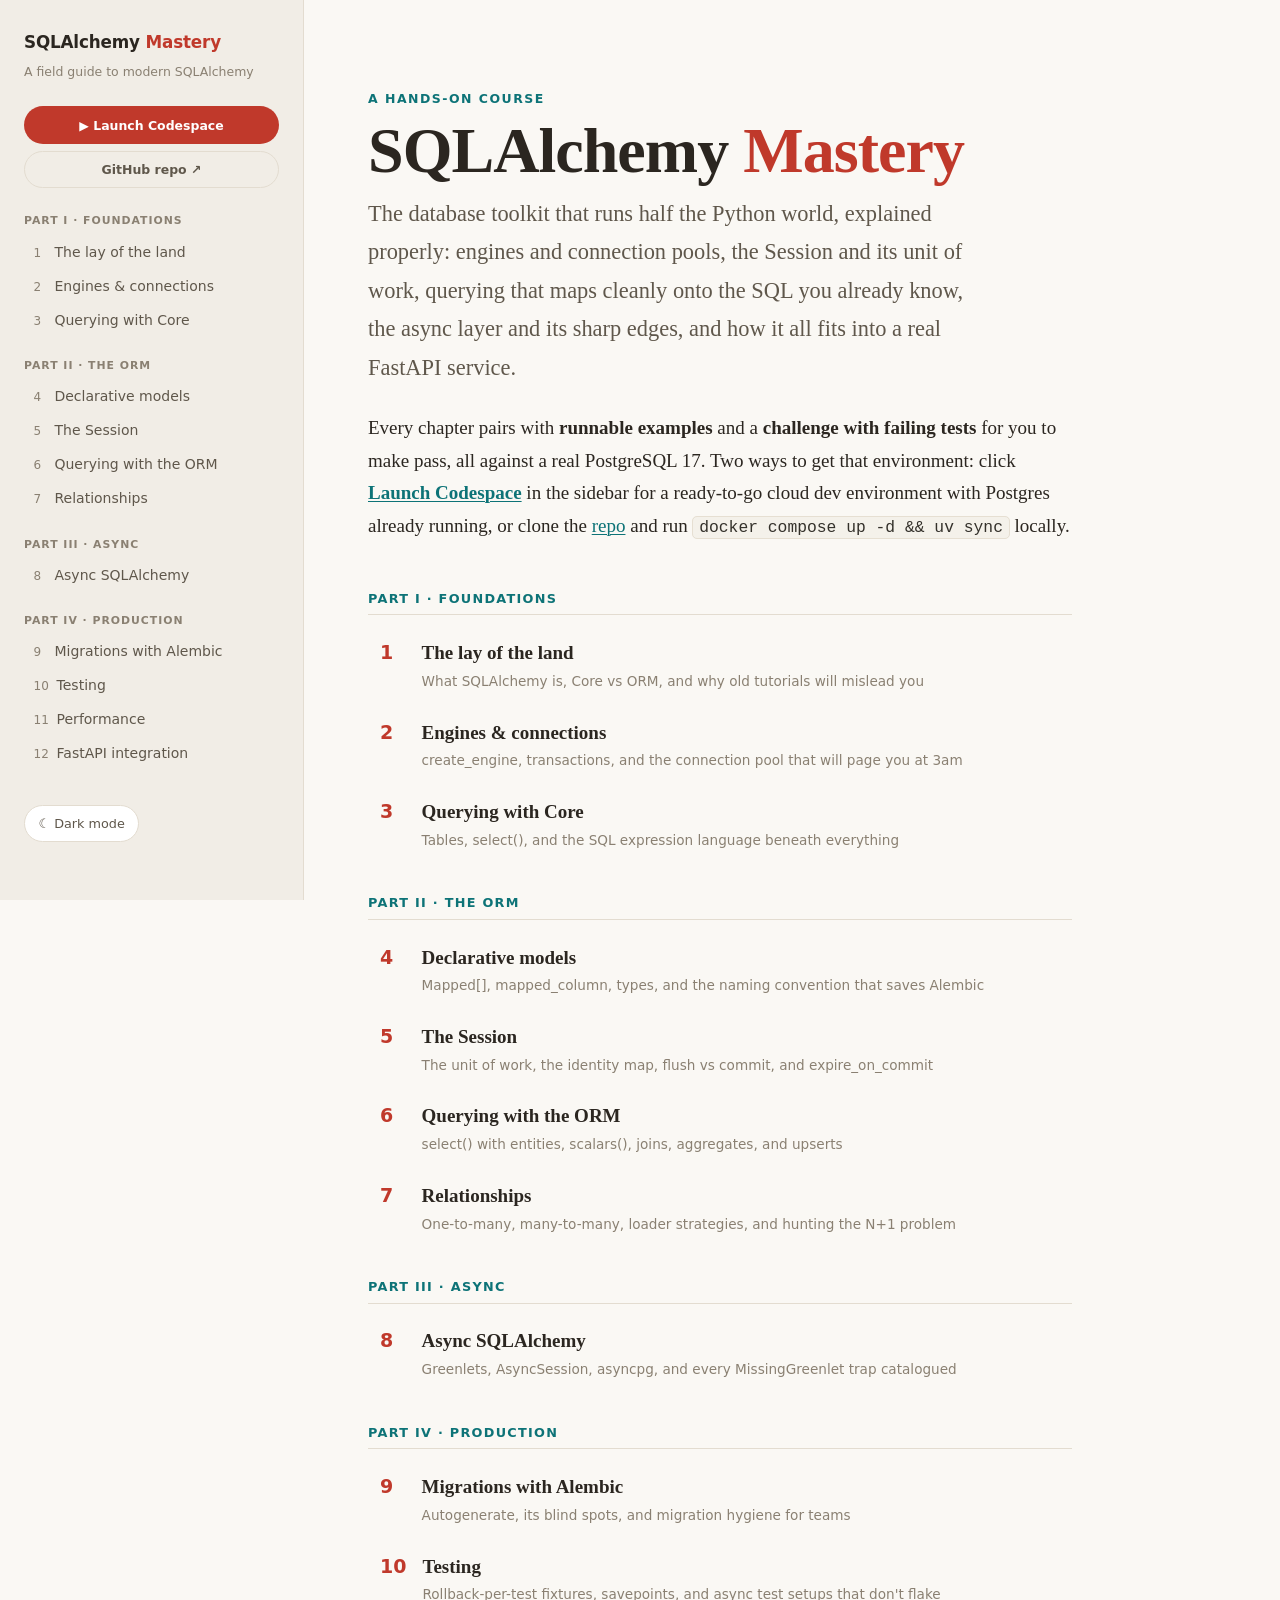
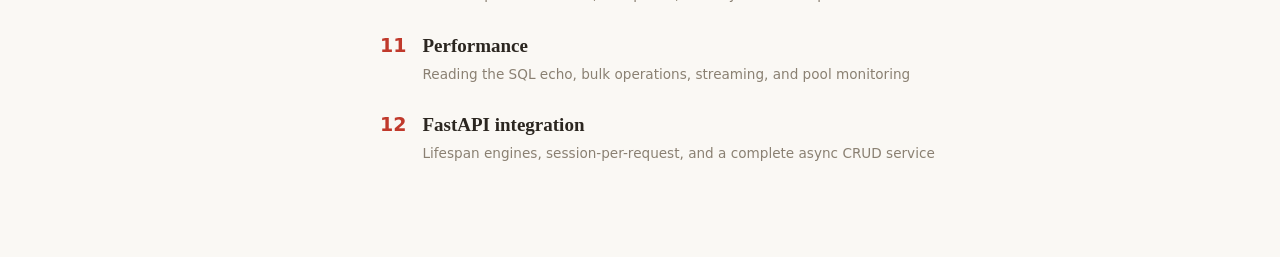
<file: book/index.html>
<!DOCTYPE html>
<html lang="en">
<head>
<meta charset="utf-8">
<meta name="viewport" content="width=device-width, initial-scale=1">
<title>SQLAlchemy Mastery — a field guide to modern SQLAlchemy</title>
<meta name="description" content="A hands-on book about modern SQLAlchemy 2.0: engines, sessions, querying, async, Alembic, testing, performance, and FastAPI.">
<meta name="keywords" content="SQLAlchemy, SQLAlchemy 2.0, Python ORM, SQLAlchemy tutorial, async SQLAlchemy, Alembic migrations, FastAPI, PostgreSQL, Python database">
<meta name="author" content="Adam Smith">
<meta name="robots" content="index, follow">
<link rel="canonical" href="https://adamontherun.github.io/sqlalchemy-mastery/">

<meta property="og:type" content="website">
<meta property="og:site_name" content="SQLAlchemy Mastery">
<meta property="og:title" content="SQLAlchemy Mastery — a field guide to modern SQLAlchemy">
<meta property="og:description" content="A hands-on book about modern SQLAlchemy 2.0: engines, sessions, querying, async, Alembic, testing, performance, and FastAPI.">
<meta property="og:url" content="https://adamontherun.github.io/sqlalchemy-mastery/">
<meta property="og:image" content="https://adamontherun.github.io/sqlalchemy-mastery/assets/screenshots/homepage.png">
<meta property="og:image:width" content="1200">
<meta property="og:image:height" content="731">

<meta name="twitter:card" content="summary_large_image">
<meta name="twitter:title" content="SQLAlchemy Mastery — a field guide to modern SQLAlchemy">
<meta name="twitter:description" content="A hands-on book about modern SQLAlchemy 2.0: engines, sessions, querying, async, Alembic, testing, performance, and FastAPI.">
<meta name="twitter:image" content="https://adamontherun.github.io/sqlalchemy-mastery/assets/screenshots/homepage.png">
<meta name="theme-color" content="#c0392b">
<script>document.documentElement.dataset.theme=localStorage.getItem("book-theme")||(matchMedia("(prefers-color-scheme: dark)").matches?"dark":"light");</script>
<link rel="stylesheet" href="assets/style.css">
<script type="application/ld+json">
{
  "@context": "https://schema.org",
  "@type": "Course",
  "name": "SQLAlchemy Mastery",
  "description": "A hands-on book about modern SQLAlchemy 2.0: engines, sessions, querying, async, Alembic, testing, performance, and FastAPI.",
  "url": "https://adamontherun.github.io/sqlalchemy-mastery/",
  "image": "https://adamontherun.github.io/sqlalchemy-mastery/assets/screenshots/homepage.png",
  "provider": {
    "@type": "Person",
    "name": "Adam Smith",
    "url": "https://github.com/adamontherun"
  },
  "isAccessibleForFree": true,
  "inLanguage": "en",
  "teaches": [
    "SQLAlchemy 2.0 engines and connection pooling",
    "The SQLAlchemy ORM and the Session's unit of work",
    "Async SQLAlchemy with AsyncSession and asyncpg",
    "Alembic migrations, testing, performance, and FastAPI integration"
  ],
  "hasPart": [
    {
      "@type": "Chapter",
      "position": 1,
      "name": "The lay of the land",
      "description": "What SQLAlchemy is, Core vs ORM, and why old tutorials will mislead you",
      "url": "https://adamontherun.github.io/sqlalchemy-mastery/chapters/ch01.html"
    },
    {
      "@type": "Chapter",
      "position": 2,
      "name": "Engines & connections",
      "description": "create_engine, transactions, and the connection pool that will page you at 3am",
      "url": "https://adamontherun.github.io/sqlalchemy-mastery/chapters/ch02.html"
    },
    {
      "@type": "Chapter",
      "position": 3,
      "name": "Querying with Core",
      "description": "Tables, select(), and the SQL expression language beneath everything",
      "url": "https://adamontherun.github.io/sqlalchemy-mastery/chapters/ch03.html"
    },
    {
      "@type": "Chapter",
      "position": 4,
      "name": "Declarative models",
      "description": "Mapped[], mapped_column, types, and the naming convention that saves Alembic",
      "url": "https://adamontherun.github.io/sqlalchemy-mastery/chapters/ch04.html"
    },
    {
      "@type": "Chapter",
      "position": 5,
      "name": "The Session",
      "description": "The unit of work, the identity map, flush vs commit, and expire_on_commit",
      "url": "https://adamontherun.github.io/sqlalchemy-mastery/chapters/ch05.html"
    },
    {
      "@type": "Chapter",
      "position": 6,
      "name": "Querying with the ORM",
      "description": "select() with entities, scalars(), joins, aggregates, and upserts",
      "url": "https://adamontherun.github.io/sqlalchemy-mastery/chapters/ch06.html"
    },
    {
      "@type": "Chapter",
      "position": 7,
      "name": "Relationships",
      "description": "One-to-many, many-to-many, loader strategies, and hunting the N+1 problem",
      "url": "https://adamontherun.github.io/sqlalchemy-mastery/chapters/ch07.html"
    },
    {
      "@type": "Chapter",
      "position": 8,
      "name": "Async SQLAlchemy",
      "description": "Greenlets, AsyncSession, asyncpg, and every MissingGreenlet trap catalogued",
      "url": "https://adamontherun.github.io/sqlalchemy-mastery/chapters/ch08.html"
    },
    {
      "@type": "Chapter",
      "position": 9,
      "name": "Migrations with Alembic",
      "description": "Autogenerate, its blind spots, and migration hygiene for teams",
      "url": "https://adamontherun.github.io/sqlalchemy-mastery/chapters/ch09.html"
    },
    {
      "@type": "Chapter",
      "position": 10,
      "name": "Testing",
      "description": "Rollback-per-test fixtures, savepoints, and async test setups that don't flake",
      "url": "https://adamontherun.github.io/sqlalchemy-mastery/chapters/ch10.html"
    },
    {
      "@type": "Chapter",
      "position": 11,
      "name": "Performance",
      "description": "Reading the SQL echo, bulk operations, streaming, and pool monitoring",
      "url": "https://adamontherun.github.io/sqlalchemy-mastery/chapters/ch11.html"
    },
    {
      "@type": "Chapter",
      "position": 12,
      "name": "FastAPI integration",
      "description": "Lifespan engines, session-per-request, and a complete async CRUD service",
      "url": "https://adamontherun.github.io/sqlalchemy-mastery/chapters/ch12.html"
    }
  ]
}
</script>
</head>
<body>
<div class="book">

  <aside class="sidebar">
    <a class="brand" href="index.html">SQLAlchemy <span class="accent">Mastery</span></a>
    <p class="tagline">A field guide to modern SQLAlchemy</p>
    <div class="sidebar-links">
      <a class="codespace-link" href="https://codespaces.new/adamontherun/sqlalchemy-mastery" target="_blank" rel="noopener">&#9654; Launch Codespace</a>
      <a class="repo-link" href="https://github.com/adamontherun/sqlalchemy-mastery" target="_blank" rel="noopener">GitHub repo &#8599;</a>
    </div>

    <nav aria-label="Chapters">
      <p class="part-label">Part I · Foundations</p>
      <ol>
        <li><a href="chapters/ch01.html"><span class="ch-num">1</span>The lay of the land</a></li>
        <li><a href="chapters/ch02.html"><span class="ch-num">2</span>Engines &amp; connections</a></li>
        <li><a href="chapters/ch03.html"><span class="ch-num">3</span>Querying with Core</a></li>
      </ol>
      <p class="part-label">Part II · The ORM</p>
      <ol>
        <li><a href="chapters/ch04.html"><span class="ch-num">4</span>Declarative models</a></li>
        <li><a href="chapters/ch05.html"><span class="ch-num">5</span>The Session</a></li>
        <li><a href="chapters/ch06.html"><span class="ch-num">6</span>Querying with the ORM</a></li>
        <li><a href="chapters/ch07.html"><span class="ch-num">7</span>Relationships</a></li>
      </ol>
      <p class="part-label">Part III · Async</p>
      <ol>
        <li><a href="chapters/ch08.html"><span class="ch-num">8</span>Async SQLAlchemy</a></li>
      </ol>
      <p class="part-label">Part IV · Production</p>
      <ol>
        <li><a href="chapters/ch09.html"><span class="ch-num">9</span>Migrations with Alembic</a></li>
        <li><a href="chapters/ch10.html"><span class="ch-num">10</span>Testing</a></li>
        <li><a href="chapters/ch11.html"><span class="ch-num">11</span>Performance</a></li>
        <li><a href="chapters/ch12.html"><span class="ch-num">12</span>FastAPI integration</a></li>
      </ol>
    </nav>

    <button class="theme-toggle" type="button">☾ Dark mode</button>
  </aside>

  <button class="menu-btn" type="button" aria-label="Toggle chapter list">☰ Chapters</button>

  <main>
    <article class="cover">
      <p class="kicker">A hands-on course</p>
      <h1>SQLAlchemy <em style="color:var(--brand);font-style:normal">Mastery</em></h1>
      <p class="lede">
        The database toolkit that runs half the Python world, explained properly:
        engines and connection pools, the Session and its unit of work, querying that
        maps cleanly onto the SQL you already know, the async layer and its sharp
        edges, and how it all fits into a real FastAPI service.
      </p>
      <p>
        Every chapter pairs with <strong>runnable examples</strong> and a
        <strong>challenge with failing tests</strong> for you to make pass, all
        against a real PostgreSQL 17. Two ways to get that environment: click
        <a href="https://codespaces.new/adamontherun/sqlalchemy-mastery" target="_blank" rel="noopener"><strong>Launch Codespace</strong></a>
        in the sidebar for a ready-to-go cloud dev environment with Postgres already
        running, or clone the <a href="https://github.com/adamontherun/sqlalchemy-mastery" target="_blank" rel="noopener">repo</a>
        and run <code>docker compose up -d &amp;&amp; uv sync</code> locally.
      </p>

      <div class="toc-parts">
        <section class="toc-part">
          <h2>Part I · Foundations</h2>
          <ol>
            <li><a href="chapters/ch01.html"><span class="ch-num">1</span><span><span class="ch-title">The lay of the land</span><span class="ch-desc">What SQLAlchemy is, Core vs ORM, and why old tutorials will mislead you</span></span></a></li>
            <li><a href="chapters/ch02.html"><span class="ch-num">2</span><span><span class="ch-title">Engines &amp; connections</span><span class="ch-desc">create_engine, transactions, and the connection pool that will page you at 3am</span></span></a></li>
            <li><a href="chapters/ch03.html"><span class="ch-num">3</span><span><span class="ch-title">Querying with Core</span><span class="ch-desc">Tables, select(), and the SQL expression language beneath everything</span></span></a></li>
          </ol>
        </section>
        <section class="toc-part">
          <h2>Part II · The ORM</h2>
          <ol>
            <li><a href="chapters/ch04.html"><span class="ch-num">4</span><span><span class="ch-title">Declarative models</span><span class="ch-desc">Mapped[], mapped_column, types, and the naming convention that saves Alembic</span></span></a></li>
            <li><a href="chapters/ch05.html"><span class="ch-num">5</span><span><span class="ch-title">The Session</span><span class="ch-desc">The unit of work, the identity map, flush vs commit, and expire_on_commit</span></span></a></li>
            <li><a href="chapters/ch06.html"><span class="ch-num">6</span><span><span class="ch-title">Querying with the ORM</span><span class="ch-desc">select() with entities, scalars(), joins, aggregates, and upserts</span></span></a></li>
            <li><a href="chapters/ch07.html"><span class="ch-num">7</span><span><span class="ch-title">Relationships</span><span class="ch-desc">One-to-many, many-to-many, loader strategies, and hunting the N+1 problem</span></span></a></li>
          </ol>
        </section>
        <section class="toc-part">
          <h2>Part III · Async</h2>
          <ol>
            <li><a href="chapters/ch08.html"><span class="ch-num">8</span><span><span class="ch-title">Async SQLAlchemy</span><span class="ch-desc">Greenlets, AsyncSession, asyncpg, and every MissingGreenlet trap catalogued</span></span></a></li>
          </ol>
        </section>
        <section class="toc-part">
          <h2>Part IV · Production</h2>
          <ol>
            <li><a href="chapters/ch09.html"><span class="ch-num">9</span><span><span class="ch-title">Migrations with Alembic</span><span class="ch-desc">Autogenerate, its blind spots, and migration hygiene for teams</span></span></a></li>
            <li><a href="chapters/ch10.html"><span class="ch-num">10</span><span><span class="ch-title">Testing</span><span class="ch-desc">Rollback-per-test fixtures, savepoints, and async test setups that don't flake</span></span></a></li>
            <li><a href="chapters/ch11.html"><span class="ch-num">11</span><span><span class="ch-title">Performance</span><span class="ch-desc">Reading the SQL echo, bulk operations, streaming, and pool monitoring</span></span></a></li>
            <li><a href="chapters/ch12.html"><span class="ch-num">12</span><span><span class="ch-title">FastAPI integration</span><span class="ch-desc">Lifespan engines, session-per-request, and a complete async CRUD service</span></span></a></li>
          </ol>
        </section>
      </div>
    </article>
  </main>
</div>
<script src="assets/vendor/highlight.min.js"></script>
<script src="assets/book.js"></script>
</body>
</html>
</file>
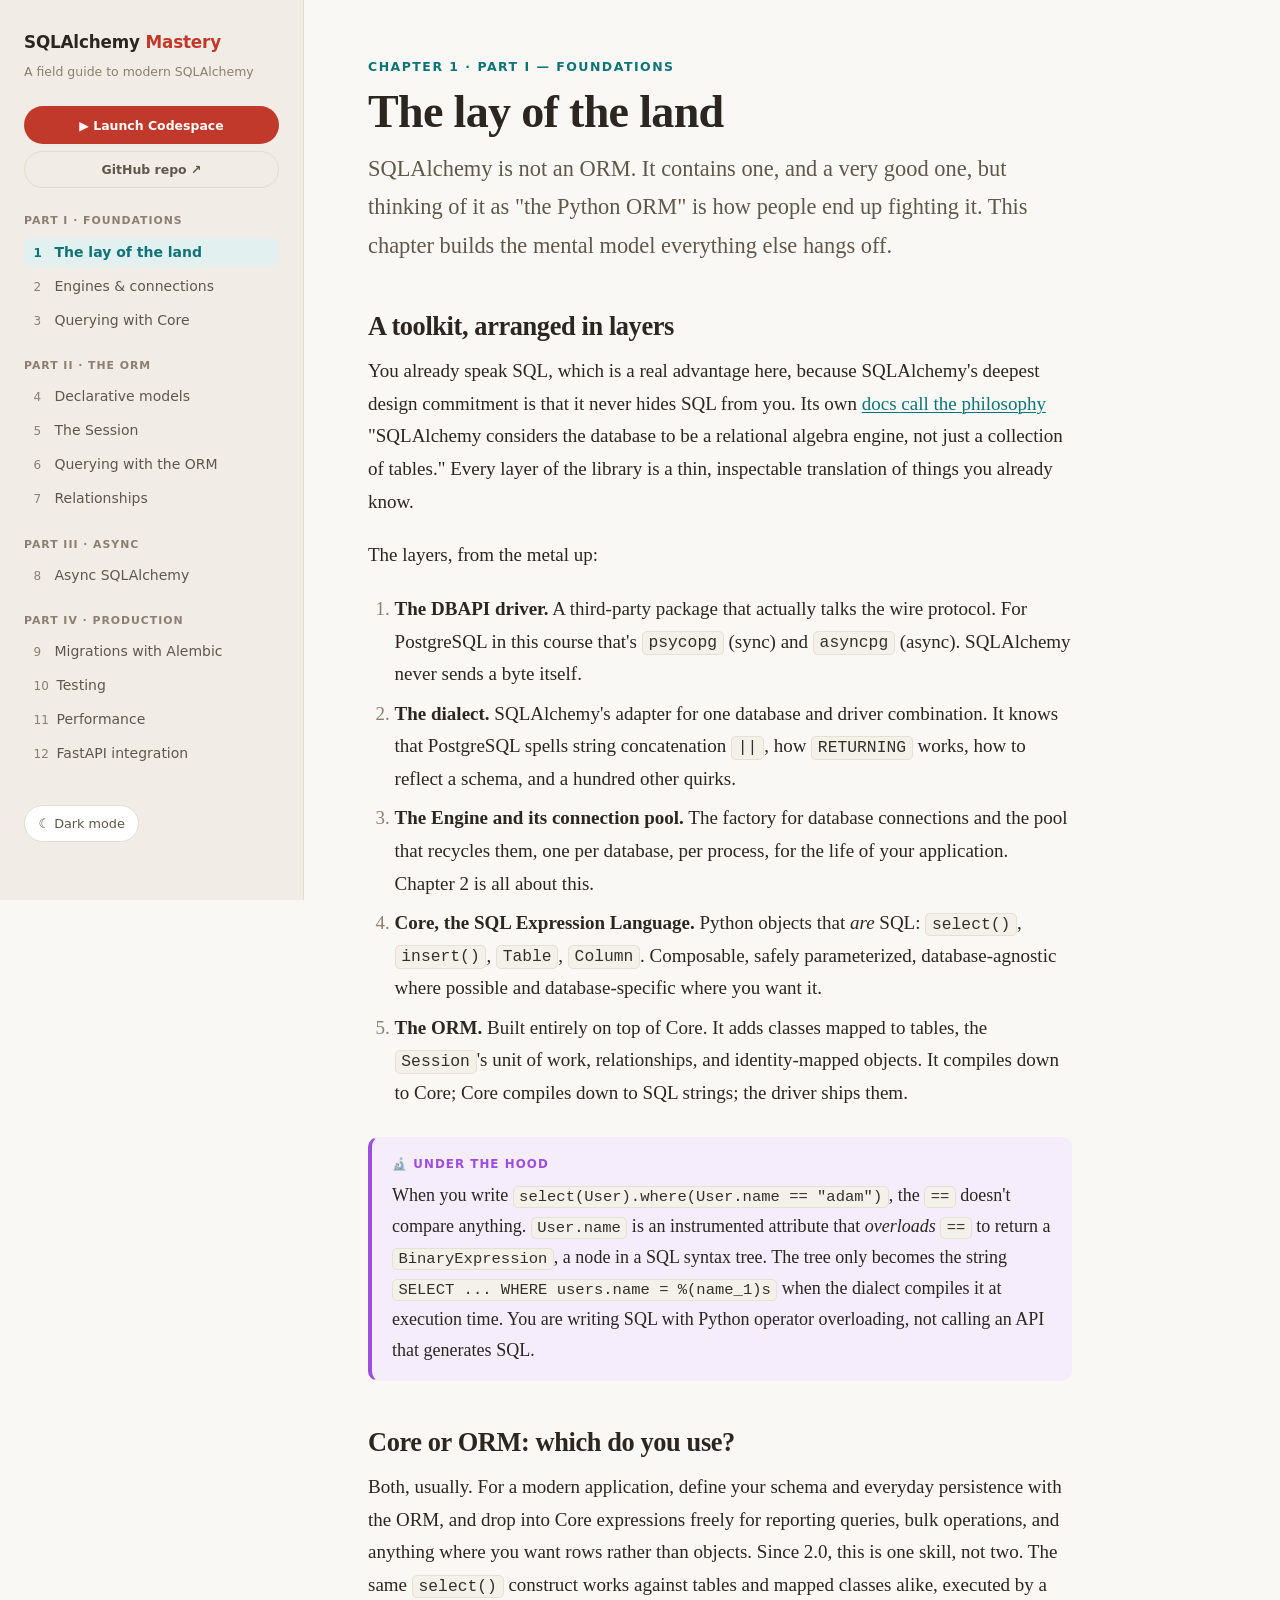
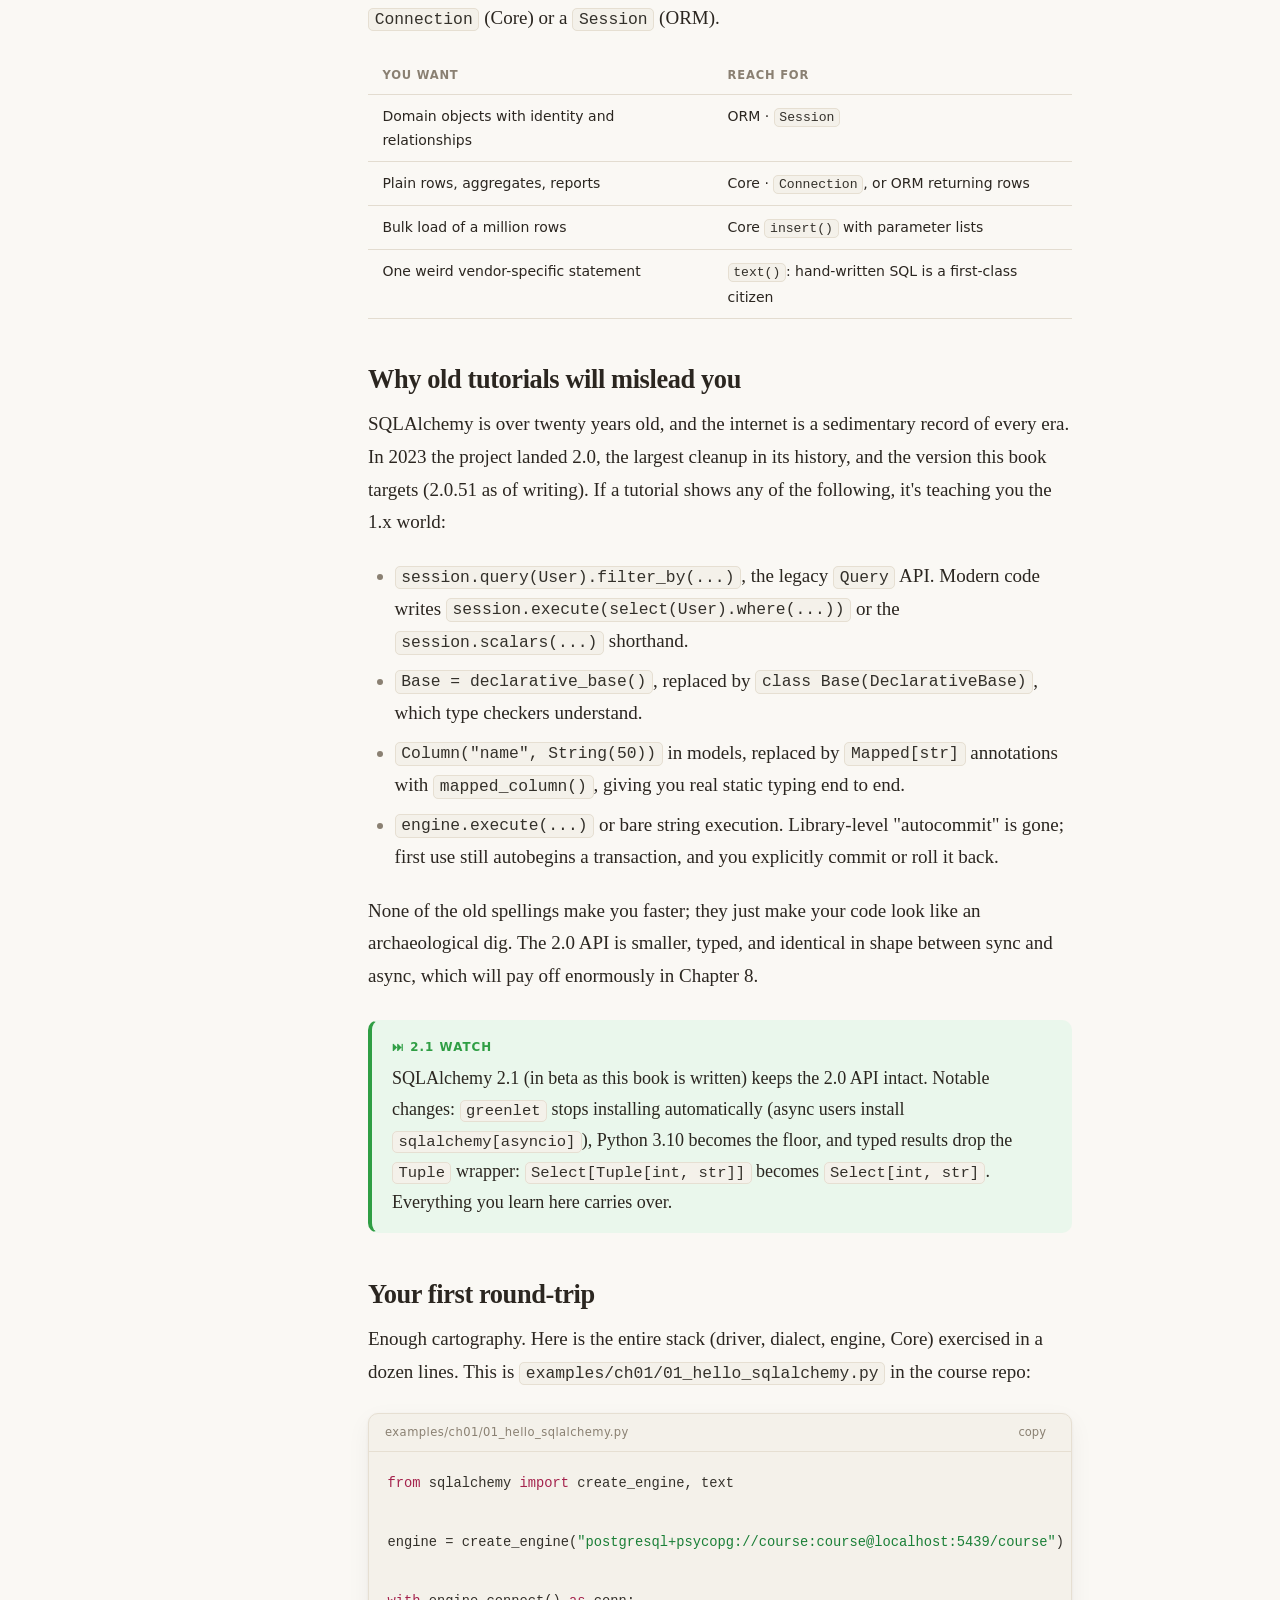
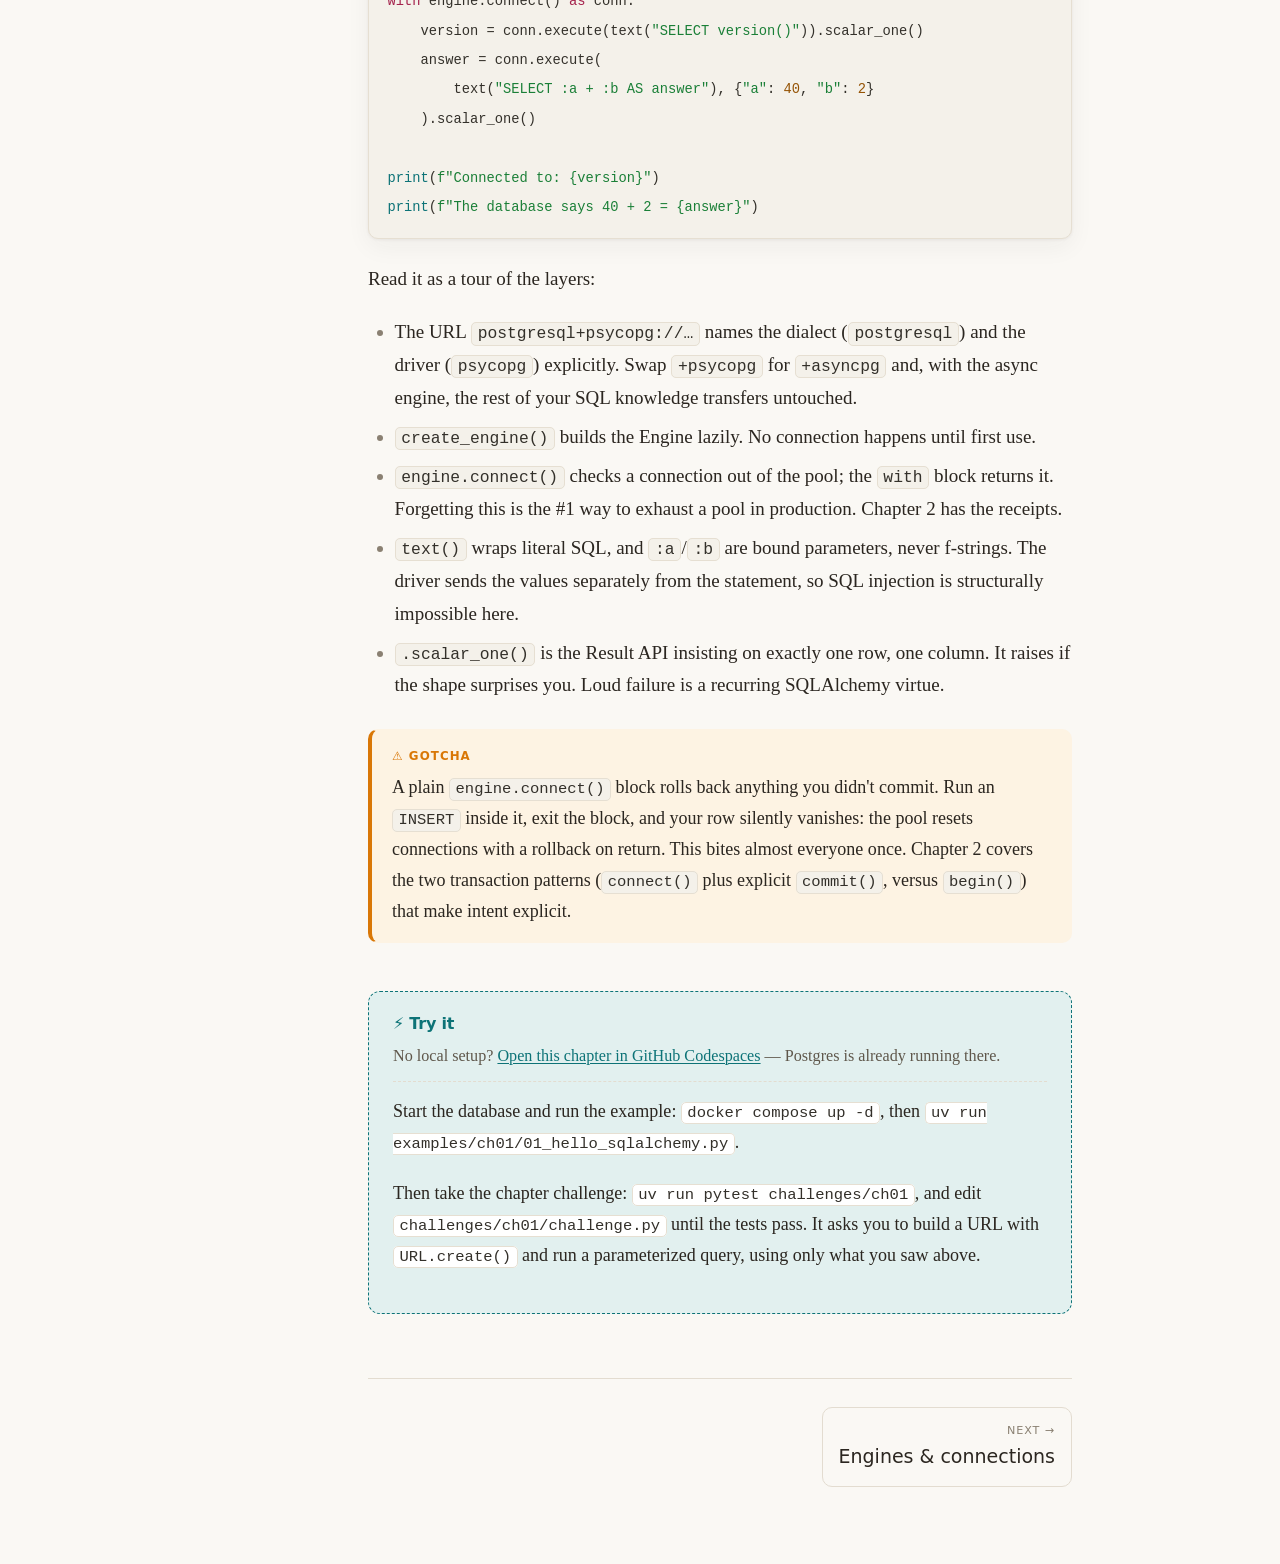
<file: book/chapters/ch01.html>
<!DOCTYPE html>
<html lang="en">
<head>
<meta charset="utf-8">
<meta name="viewport" content="width=device-width, initial-scale=1">
<title>Ch 1 · The lay of the land — SQLAlchemy Mastery</title>
<meta name="description" content="What SQLAlchemy is, Core vs ORM, and why old tutorials will mislead you. Chapter 1 of SQLAlchemy Mastery, Part I · Foundations.">
<meta name="keywords" content="SQLAlchemy, SQLAlchemy 2.0, Python ORM, SQLAlchemy tutorial, async SQLAlchemy, Alembic migrations, FastAPI, PostgreSQL, Python database">
<meta name="author" content="Adam Smith">
<meta name="robots" content="index, follow">
<link rel="canonical" href="https://adamontherun.github.io/sqlalchemy-mastery/chapters/ch01.html">

<meta property="og:type" content="article">
<meta property="og:site_name" content="SQLAlchemy Mastery">
<meta property="og:title" content="Ch 1 · The lay of the land — SQLAlchemy Mastery">
<meta property="og:description" content="What SQLAlchemy is, Core vs ORM, and why old tutorials will mislead you. Chapter 1 of SQLAlchemy Mastery, Part I · Foundations.">
<meta property="og:url" content="https://adamontherun.github.io/sqlalchemy-mastery/chapters/ch01.html">
<meta property="og:image" content="https://adamontherun.github.io/sqlalchemy-mastery/assets/screenshots/homepage.png">
<meta property="og:image:width" content="1200">
<meta property="og:image:height" content="731">

<meta name="twitter:card" content="summary_large_image">
<meta name="twitter:title" content="Ch 1 · The lay of the land — SQLAlchemy Mastery">
<meta name="twitter:description" content="What SQLAlchemy is, Core vs ORM, and why old tutorials will mislead you. Chapter 1 of SQLAlchemy Mastery, Part I · Foundations.">
<meta name="twitter:image" content="https://adamontherun.github.io/sqlalchemy-mastery/assets/screenshots/homepage.png">
<meta name="theme-color" content="#c0392b">
<script>document.documentElement.dataset.theme=localStorage.getItem("book-theme")||(matchMedia("(prefers-color-scheme: dark)").matches?"dark":"light");</script>
<link rel="stylesheet" href="../assets/style.css">
<script type="application/ld+json">
{
  "@context": "https://schema.org",
  "@type": "Chapter",
  "position": 1,
  "name": "The lay of the land",
  "description": "What SQLAlchemy is, Core vs ORM, and why old tutorials will mislead you",
  "url": "https://adamontherun.github.io/sqlalchemy-mastery/chapters/ch01.html",
  "image": "https://adamontherun.github.io/sqlalchemy-mastery/assets/screenshots/homepage.png",
  "inLanguage": "en",
  "isPartOf": {
    "@type": "Course",
    "name": "SQLAlchemy Mastery",
    "url": "https://adamontherun.github.io/sqlalchemy-mastery/"
  },
  "nextItem": "https://adamontherun.github.io/sqlalchemy-mastery/chapters/ch02.html"
}
</script>
</head>
<body>
<div class="book">

  <aside class="sidebar">
    <a class="brand" href="../index.html">SQLAlchemy <span class="accent">Mastery</span></a>
    <p class="tagline">A field guide to modern SQLAlchemy</p>
    <div class="sidebar-links">
      <a class="codespace-link" href="https://codespaces.new/adamontherun/sqlalchemy-mastery" target="_blank" rel="noopener">&#9654; Launch Codespace</a>
      <a class="repo-link" href="https://github.com/adamontherun/sqlalchemy-mastery" target="_blank" rel="noopener">GitHub repo &#8599;</a>
    </div>
    <nav aria-label="Chapters">
      <p class="part-label">Part I · Foundations</p>
      <ol>
        <li><a href="ch01.html" class="current"><span class="ch-num">1</span>The lay of the land</a></li>
        <li><a href="ch02.html"><span class="ch-num">2</span>Engines &amp; connections</a></li>
        <li><a href="ch03.html"><span class="ch-num">3</span>Querying with Core</a></li>
      </ol>
      <p class="part-label">Part II · The ORM</p>
      <ol>
        <li><a href="ch04.html"><span class="ch-num">4</span>Declarative models</a></li>
        <li><a href="ch05.html"><span class="ch-num">5</span>The Session</a></li>
        <li><a href="ch06.html"><span class="ch-num">6</span>Querying with the ORM</a></li>
        <li><a href="ch07.html"><span class="ch-num">7</span>Relationships</a></li>
      </ol>
      <p class="part-label">Part III · Async</p>
      <ol>
        <li><a href="ch08.html"><span class="ch-num">8</span>Async SQLAlchemy</a></li>
      </ol>
      <p class="part-label">Part IV · Production</p>
      <ol>
        <li><a href="ch09.html"><span class="ch-num">9</span>Migrations with Alembic</a></li>
        <li><a href="ch10.html"><span class="ch-num">10</span>Testing</a></li>
        <li><a href="ch11.html"><span class="ch-num">11</span>Performance</a></li>
        <li><a href="ch12.html"><span class="ch-num">12</span>FastAPI integration</a></li>
      </ol>
    </nav>
    <button class="theme-toggle" type="button">☾ Dark mode</button>
  </aside>

  <button class="menu-btn" type="button" aria-label="Toggle chapter list">☰ Chapters</button>

  <main>
    <article>
      <p class="kicker">Chapter 1 · Part I — Foundations</p>
      <h1>The lay of the land</h1>
      <p class="lede">
        SQLAlchemy is not an ORM. It contains one, and a very good one, but
        thinking of it as "the Python ORM" is how people end up fighting it. This
        chapter builds the mental model everything else hangs off.
      </p>

      <h2>A toolkit, arranged in layers</h2>
      <p>
        You already speak SQL, which is a real advantage here, because SQLAlchemy's
        deepest design commitment is that it never hides SQL from you.
        Its own
        <a href="https://www.sqlalchemy.org/philosophy.html" target="_blank" rel="noopener">docs call the philosophy</a>
        "SQLAlchemy considers the database to be a relational algebra engine,
        not just a collection of tables." Every layer of the library is a
        thin, inspectable translation of things you already know.
      </p>
      <p>The layers, from the metal up:</p>
      <ol>
        <li>
          <strong>The DBAPI driver.</strong> A third-party package that actually talks
          the wire protocol. For PostgreSQL in this course that's
          <code>psycopg</code> (sync) and <code>asyncpg</code> (async). SQLAlchemy
          never sends a byte itself.
        </li>
        <li>
          <strong>The dialect.</strong> SQLAlchemy's adapter for one database and driver
          combination. It knows that PostgreSQL spells string concatenation
          <code>||</code>, how <code>RETURNING</code> works, how to reflect a
          schema, and a hundred other quirks.
        </li>
        <li>
          <strong>The Engine and its connection pool.</strong> The factory for
          database connections and the pool that recycles them, one per database,
          per process, for the life of your application. Chapter 2 is all about this.
        </li>
        <li>
          <strong>Core, the SQL Expression Language.</strong> Python objects that
          <em>are</em> SQL: <code>select()</code>, <code>insert()</code>,
          <code>Table</code>, <code>Column</code>. Composable, safely parameterized,
          database-agnostic where possible and database-specific where you want it.
        </li>
        <li>
          <strong>The ORM.</strong> Built entirely on top of Core. It adds classes
          mapped to tables, the <code>Session</code>'s unit of work, relationships,
          and identity-mapped objects. It compiles down to Core; Core compiles down
          to SQL strings; the driver ships them.
        </li>
      </ol>

      <aside class="callout underhood">
        <span class="callout-title">🔬 Under the hood</span>
        <p>
          When you write <code>select(User).where(User.name == "adam")</code>, the
          <code>==</code> doesn't compare anything. <code>User.name</code> is an
          instrumented attribute that <em>overloads</em> <code>==</code> to return a
          <code>BinaryExpression</code>, a node in a SQL syntax tree. The tree only
          becomes the string <code>SELECT ... WHERE users.name = %(name_1)s</code>
          when the dialect compiles it at execution time. You are writing SQL with
          Python operator overloading, not calling an API that generates SQL.
        </p>
      </aside>

      <h2>Core or ORM: which do you use?</h2>
      <p>
        Both, usually. For a modern application, define your schema
        and everyday persistence with the ORM, and drop into
        Core expressions freely for reporting queries, bulk
        operations, and anything where you want rows rather than objects. Since 2.0,
        this is one skill, not two. The same <code>select()</code> construct works
        against tables and mapped classes alike, executed by a
        <code>Connection</code> (Core) or a <code>Session</code> (ORM).
      </p>
      <table>
        <thead><tr><th>You want</th><th>Reach for</th></tr></thead>
        <tbody>
          <tr><td>Domain objects with identity and relationships</td><td>ORM · <code>Session</code></td></tr>
          <tr><td>Plain rows, aggregates, reports</td><td>Core · <code>Connection</code>, or ORM returning rows</td></tr>
          <tr><td>Bulk load of a million rows</td><td>Core <code>insert()</code> with parameter lists</td></tr>
          <tr><td>One weird vendor-specific statement</td><td><code>text()</code>: hand-written SQL is a first-class citizen</td></tr>
        </tbody>
      </table>

      <h2>Why old tutorials will mislead you</h2>
      <p>
        SQLAlchemy is over twenty years old, and the internet is a sedimentary record
        of every era. In 2023 the project landed 2.0, the largest
        cleanup in its history, and the version this book targets (2.0.51 as of
        writing). If a tutorial shows any of the following, it's teaching you the
        1.x world:
      </p>
      <ul>
        <li><code>session.query(User).filter_by(...)</code>, the legacy
          <code>Query</code> API. Modern code writes
          <code>session.execute(select(User).where(...))</code> or the
          <code>session.scalars(...)</code> shorthand.</li>
        <li><code>Base = declarative_base()</code>, replaced by
          <code>class Base(DeclarativeBase)</code>, which type checkers understand.</li>
        <li><code>Column("name", String(50))</code> in models, replaced by
          <code>Mapped[str]</code> annotations with <code>mapped_column()</code>,
          giving you real static typing end to end.</li>
        <li><code>engine.execute(...)</code> or bare string execution. Library-level
          "autocommit" is gone; first use still autobegins a transaction, and you
          explicitly commit or roll it back.</li>
      </ul>
      <p>
        None of the old spellings make you faster; they just make your code look like
        an archaeological dig. The 2.0 API is smaller, typed, and identical in shape
        between sync and async, which will pay off enormously in Chapter 8.
      </p>

      <aside class="callout watch21">
        <span class="callout-title">⏭ 2.1 watch</span>
        <p>
          SQLAlchemy 2.1 (in beta as this book is written) keeps the 2.0 API intact.
          Notable changes: <code>greenlet</code> stops installing automatically
          (async users install <code>sqlalchemy[asyncio]</code>), Python 3.10 becomes
          the floor, and typed results drop the <code>Tuple</code> wrapper:
          <code>Select[Tuple[int, str]]</code> becomes <code>Select[int, str]</code>.
          Everything you learn here carries over.
        </p>
      </aside>

      <h2>Your first round-trip</h2>
      <p>
        Enough cartography. Here is the entire stack (driver, dialect, engine, Core)
        exercised in a dozen lines. This is
        <code>examples/ch01/01_hello_sqlalchemy.py</code> in the course repo:
      </p>

      <figure class="codeblock">
        <figcaption class="code-label">examples/ch01/01_hello_sqlalchemy.py</figcaption>
        <pre><code class="language-python">from sqlalchemy import create_engine, text

engine = create_engine("postgresql+psycopg://course:course@localhost:5439/course")

with engine.connect() as conn:
    version = conn.execute(text("SELECT version()")).scalar_one()
    answer = conn.execute(
        text("SELECT :a + :b AS answer"), {"a": 40, "b": 2}
    ).scalar_one()

print(f"Connected to: {version}")
print(f"The database says 40 + 2 = {answer}")</code></pre>
      </figure>

      <p>Read it as a tour of the layers:</p>
      <ul>
        <li>The URL <code>postgresql+psycopg://…</code> names the
          dialect (<code>postgresql</code>) and the
          driver (<code>psycopg</code>) explicitly. Swap
          <code>+psycopg</code> for <code>+asyncpg</code> and, with the async engine,
          the rest of your SQL knowledge transfers untouched.</li>
        <li><code>create_engine()</code> builds the Engine lazily.
          No connection happens until first use.</li>
        <li><code>engine.connect()</code> checks a connection out of the
          pool; the <code>with</code> block returns it. Forgetting
          this is the #1 way to exhaust a pool in production. Chapter 2 has the
          receipts.</li>
        <li><code>text()</code> wraps literal SQL, and <code>:a</code>/<code>:b</code>
          are bound parameters, never f-strings. The driver sends
          the values separately from the statement, so SQL injection is structurally
          impossible here.</li>
        <li><code>.scalar_one()</code> is the Result API insisting on exactly one row,
          one column. It raises if the shape surprises you. Loud failure is a
          recurring SQLAlchemy virtue.</li>
      </ul>

      <aside class="callout gotcha">
        <span class="callout-title">⚠ Gotcha</span>
        <p>
          A plain <code>engine.connect()</code> block rolls back
          anything you didn't commit. Run an <code>INSERT</code> inside it, exit the
          block, and your row silently vanishes: the pool resets connections with a
          rollback on return. This bites almost everyone once. Chapter 2 covers the
          two transaction patterns (<code>connect()</code> plus explicit
          <code>commit()</code>, versus <code>begin()</code>) that make intent explicit.
        </p>
      </aside>

      <div class="tryit">
        <h3>⚡ Try it</h3>
        <p class="tryit-env">
          No local setup? <a href="https://codespaces.new/adamontherun/sqlalchemy-mastery" target="_blank" rel="noopener">Open this chapter in GitHub Codespaces</a> — Postgres is already running there.
        </p>
        <p>
          Start the database and run the example:
          <code>docker compose up -d</code>, then
          <code>uv run examples/ch01/01_hello_sqlalchemy.py</code>.
        </p>
        <p>
          Then take the chapter challenge: <code>uv run pytest challenges/ch01</code>,
          and edit <code>challenges/ch01/challenge.py</code> until the tests pass. It
          asks you to build a URL with <code>URL.create()</code> and run a
          parameterized query, using only what you saw above.
        </p>
      </div>

      <nav class="chapter-nav">
        <a class="next" href="ch02.html"><span class="dir">Next →</span>Engines &amp; connections</a>
      </nav>
    </article>
  </main>
</div>
<script src="../assets/vendor/highlight.min.js"></script>
<script src="../assets/book.js"></script>
</body>
</html>
</file>
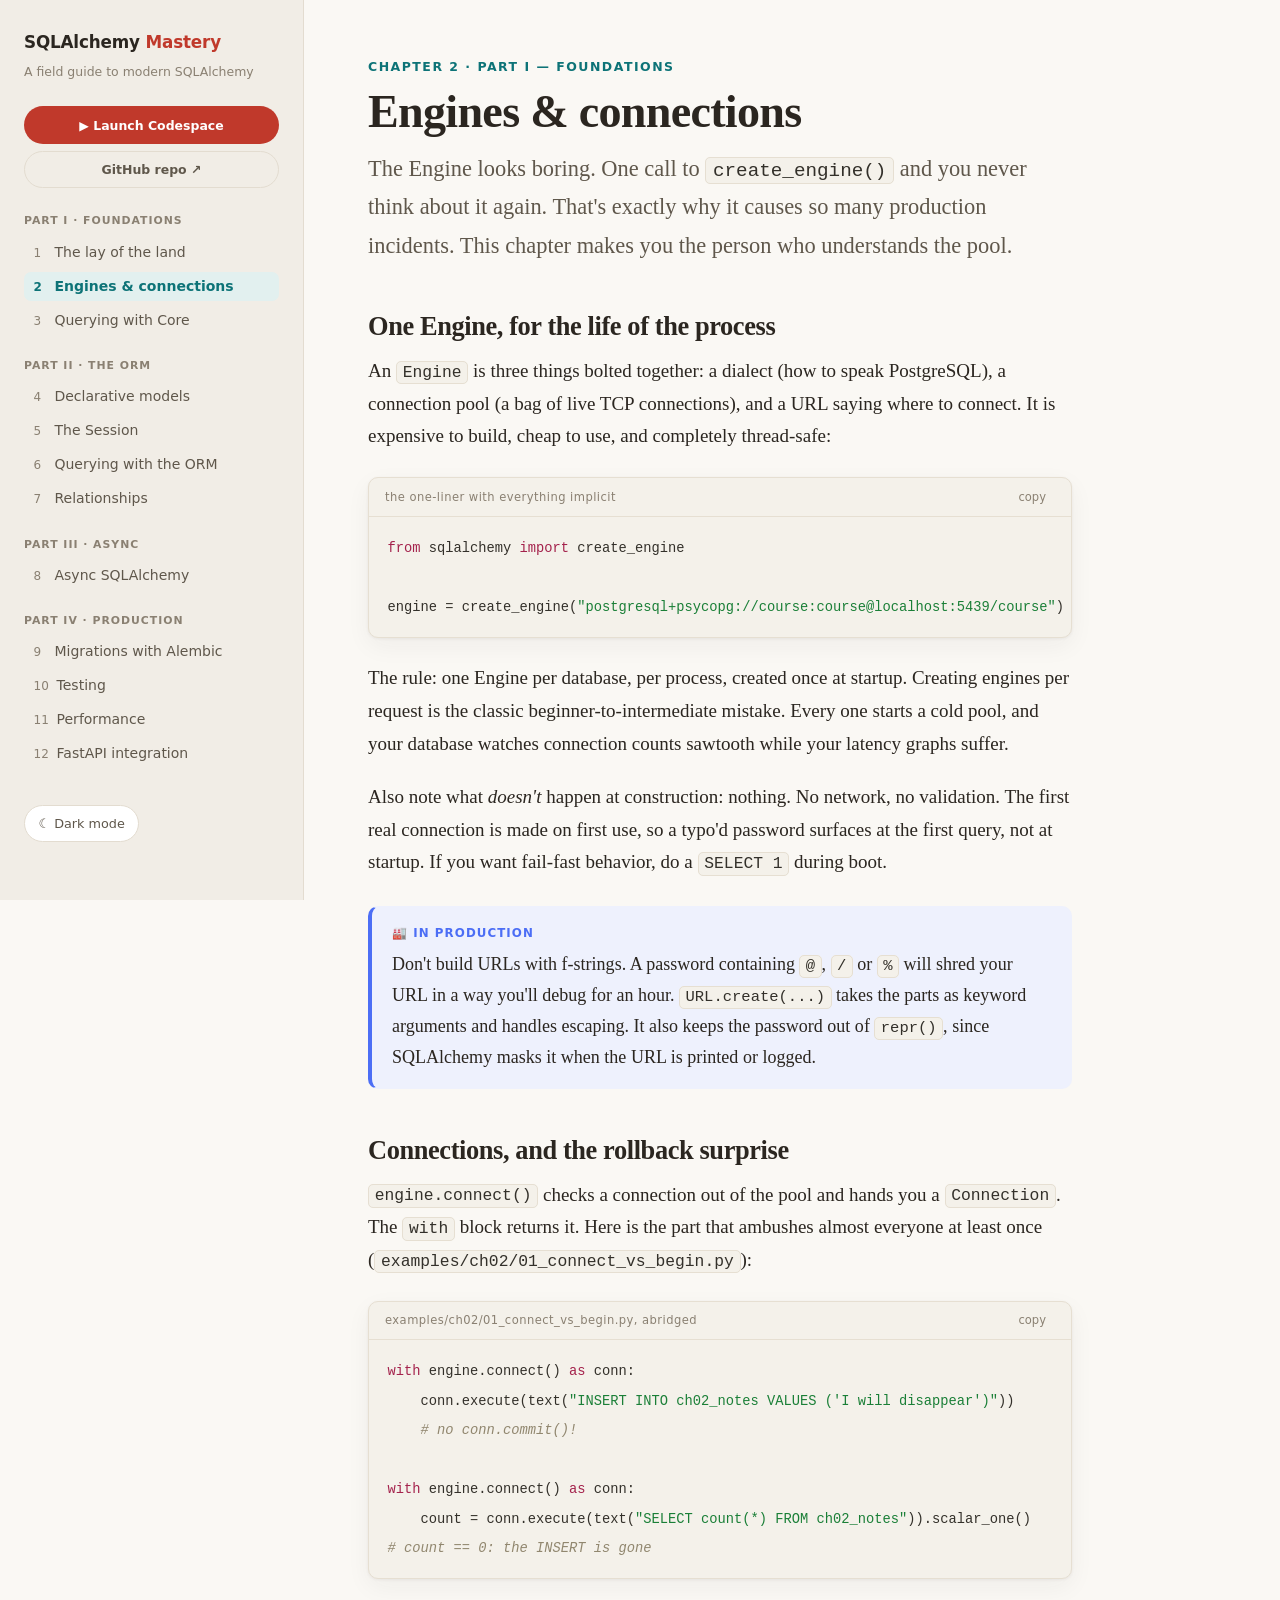
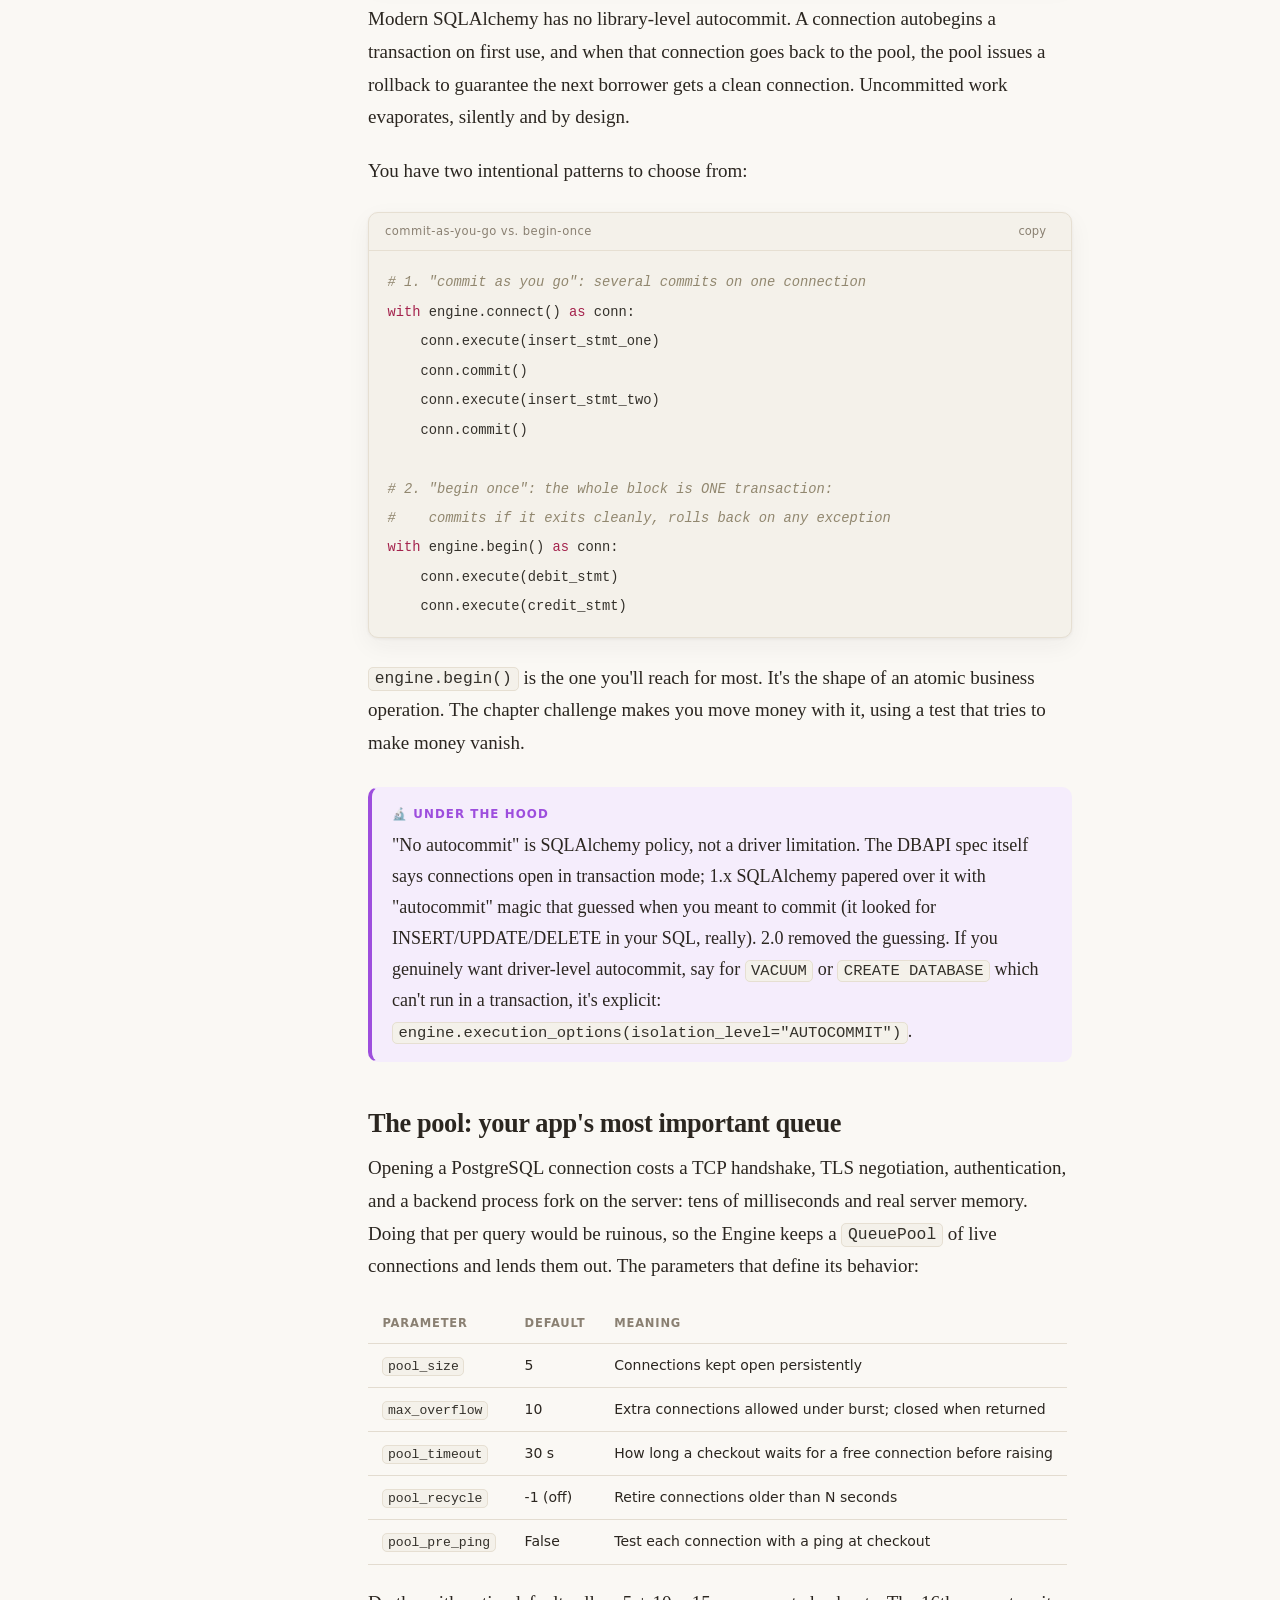
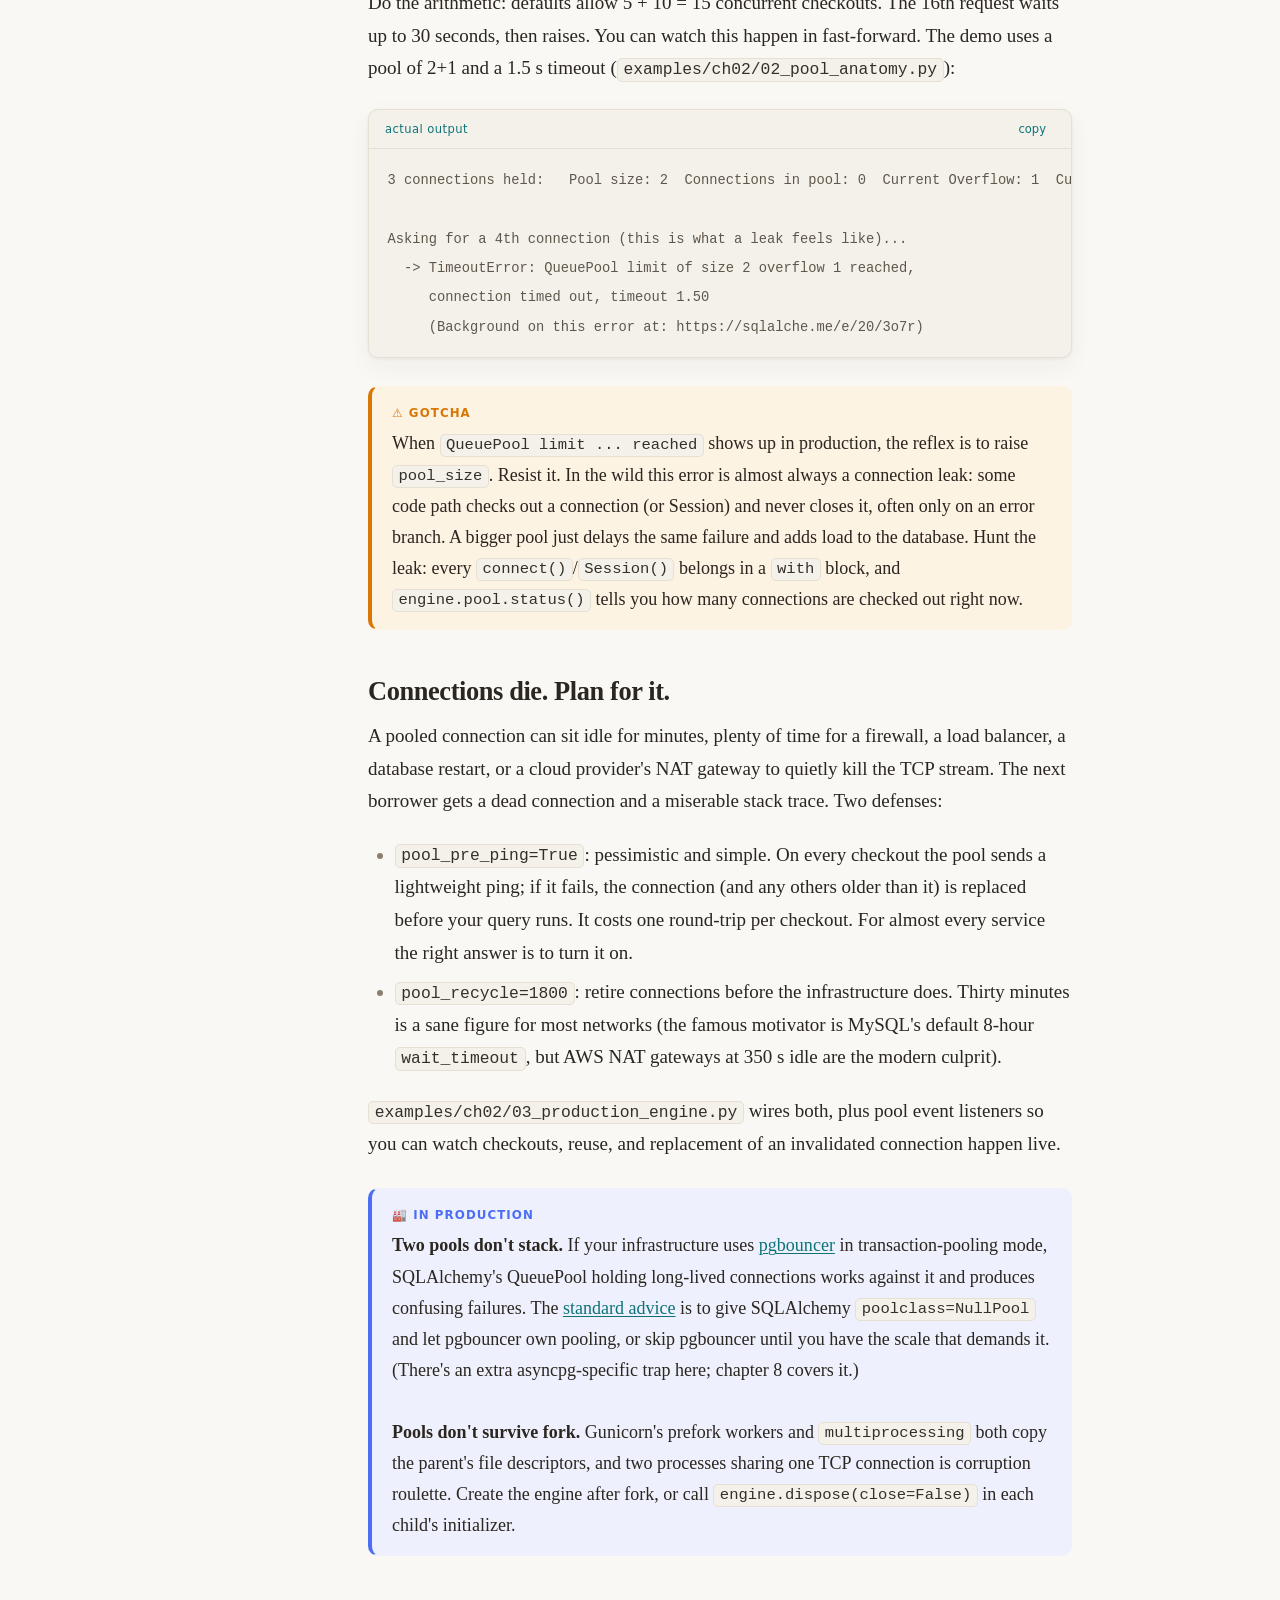
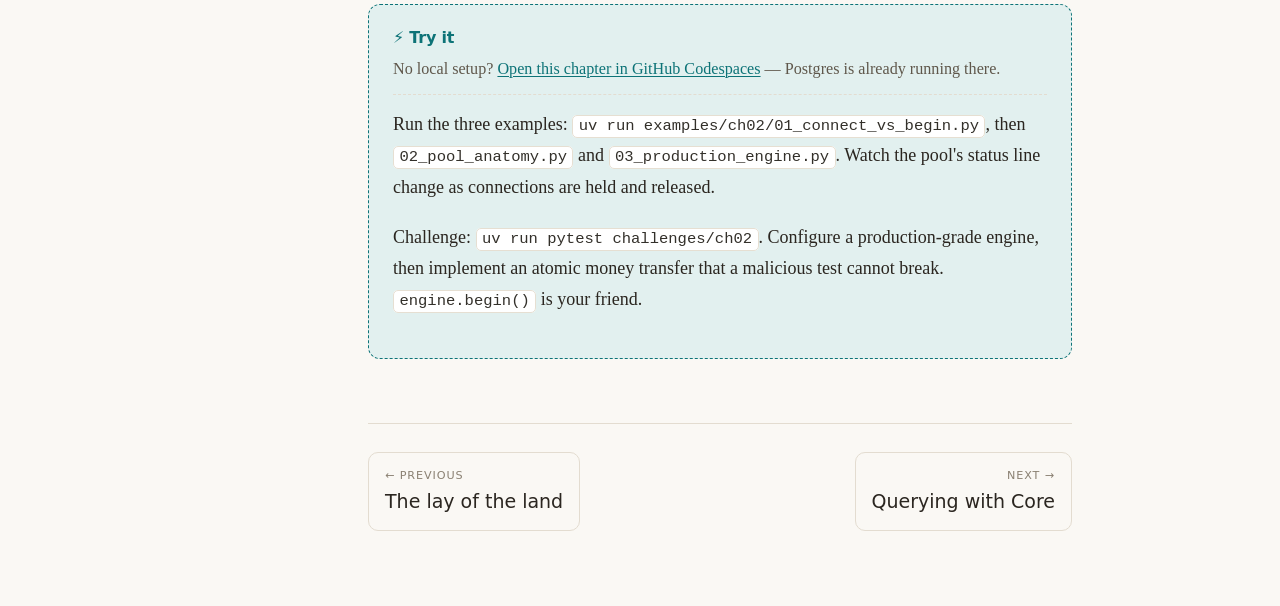
<file: book/chapters/ch02.html>
<!DOCTYPE html>
<html lang="en">
<head>
<meta charset="utf-8">
<meta name="viewport" content="width=device-width, initial-scale=1">
<title>Ch 2 · Engines &amp; connections — SQLAlchemy Mastery</title>
<meta name="description" content="create_engine, transactions, and the connection pool that will page you at 3am. Chapter 2 of SQLAlchemy Mastery, Part I · Foundations.">
<meta name="keywords" content="SQLAlchemy, SQLAlchemy 2.0, Python ORM, SQLAlchemy tutorial, async SQLAlchemy, Alembic migrations, FastAPI, PostgreSQL, Python database">
<meta name="author" content="Adam Smith">
<meta name="robots" content="index, follow">
<link rel="canonical" href="https://adamontherun.github.io/sqlalchemy-mastery/chapters/ch02.html">

<meta property="og:type" content="article">
<meta property="og:site_name" content="SQLAlchemy Mastery">
<meta property="og:title" content="Ch 2 · Engines &amp; connections — SQLAlchemy Mastery">
<meta property="og:description" content="create_engine, transactions, and the connection pool that will page you at 3am. Chapter 2 of SQLAlchemy Mastery, Part I · Foundations.">
<meta property="og:url" content="https://adamontherun.github.io/sqlalchemy-mastery/chapters/ch02.html">
<meta property="og:image" content="https://adamontherun.github.io/sqlalchemy-mastery/assets/screenshots/homepage.png">
<meta property="og:image:width" content="1200">
<meta property="og:image:height" content="731">

<meta name="twitter:card" content="summary_large_image">
<meta name="twitter:title" content="Ch 2 · Engines &amp; connections — SQLAlchemy Mastery">
<meta name="twitter:description" content="create_engine, transactions, and the connection pool that will page you at 3am. Chapter 2 of SQLAlchemy Mastery, Part I · Foundations.">
<meta name="twitter:image" content="https://adamontherun.github.io/sqlalchemy-mastery/assets/screenshots/homepage.png">
<meta name="theme-color" content="#c0392b">
<script>document.documentElement.dataset.theme=localStorage.getItem("book-theme")||(matchMedia("(prefers-color-scheme: dark)").matches?"dark":"light");</script>
<link rel="stylesheet" href="../assets/style.css">
<script type="application/ld+json">
{
  "@context": "https://schema.org",
  "@type": "Chapter",
  "position": 2,
  "name": "Engines & connections",
  "description": "create_engine, transactions, and the connection pool that will page you at 3am",
  "url": "https://adamontherun.github.io/sqlalchemy-mastery/chapters/ch02.html",
  "image": "https://adamontherun.github.io/sqlalchemy-mastery/assets/screenshots/homepage.png",
  "inLanguage": "en",
  "isPartOf": {
    "@type": "Course",
    "name": "SQLAlchemy Mastery",
    "url": "https://adamontherun.github.io/sqlalchemy-mastery/"
  },
  "previousItem": "https://adamontherun.github.io/sqlalchemy-mastery/chapters/ch01.html",
  "nextItem": "https://adamontherun.github.io/sqlalchemy-mastery/chapters/ch03.html"
}
</script>
</head>
<body>
<div class="book">

  <aside class="sidebar">
    <a class="brand" href="../index.html">SQLAlchemy <span class="accent">Mastery</span></a>
    <p class="tagline">A field guide to modern SQLAlchemy</p>
    <div class="sidebar-links">
      <a class="codespace-link" href="https://codespaces.new/adamontherun/sqlalchemy-mastery" target="_blank" rel="noopener">&#9654; Launch Codespace</a>
      <a class="repo-link" href="https://github.com/adamontherun/sqlalchemy-mastery" target="_blank" rel="noopener">GitHub repo &#8599;</a>
    </div>
    <nav aria-label="Chapters">
      <p class="part-label">Part I · Foundations</p>
      <ol>
        <li><a href="ch01.html"><span class="ch-num">1</span>The lay of the land</a></li>
        <li><a href="ch02.html" class="current"><span class="ch-num">2</span>Engines &amp; connections</a></li>
        <li><a href="ch03.html"><span class="ch-num">3</span>Querying with Core</a></li>
      </ol>
      <p class="part-label">Part II · The ORM</p>
      <ol>
        <li><a href="ch04.html"><span class="ch-num">4</span>Declarative models</a></li>
        <li><a href="ch05.html"><span class="ch-num">5</span>The Session</a></li>
        <li><a href="ch06.html"><span class="ch-num">6</span>Querying with the ORM</a></li>
        <li><a href="ch07.html"><span class="ch-num">7</span>Relationships</a></li>
      </ol>
      <p class="part-label">Part III · Async</p>
      <ol>
        <li><a href="ch08.html"><span class="ch-num">8</span>Async SQLAlchemy</a></li>
      </ol>
      <p class="part-label">Part IV · Production</p>
      <ol>
        <li><a href="ch09.html"><span class="ch-num">9</span>Migrations with Alembic</a></li>
        <li><a href="ch10.html"><span class="ch-num">10</span>Testing</a></li>
        <li><a href="ch11.html"><span class="ch-num">11</span>Performance</a></li>
        <li><a href="ch12.html"><span class="ch-num">12</span>FastAPI integration</a></li>
      </ol>
    </nav>
    <button class="theme-toggle" type="button">☾ Dark mode</button>
  </aside>

  <button class="menu-btn" type="button" aria-label="Toggle chapter list">☰ Chapters</button>

  <main>
    <article>
      <p class="kicker">Chapter 2 · Part I — Foundations</p>
      <h1>Engines &amp; connections</h1>
      <p class="lede">
        The Engine looks boring. One call to <code>create_engine()</code> and you
        never think about it again. That's exactly why it causes so many production
        incidents. This chapter makes you the person who understands the pool.
      </p>

      <h2>One Engine, for the life of the process</h2>
      <p>
        An <code>Engine</code> is three things bolted together: a dialect
        (how to speak PostgreSQL), a connection pool (a bag of live
        TCP connections), and a URL saying where to connect. It is
        expensive to build, cheap to use, and completely thread-safe:
      </p>
      <figure class="codeblock">
        <figcaption class="code-label">the one-liner with everything implicit</figcaption>
        <pre><code class="language-python">from sqlalchemy import create_engine

engine = create_engine("postgresql+psycopg://course:course@localhost:5439/course")</code></pre>
      </figure>
      <p>
        The rule: one Engine per database, per process, created once at
        startup. Creating engines per request is the classic
        beginner-to-intermediate mistake. Every one starts a cold pool, and your
        database watches connection counts sawtooth while your latency graphs suffer.
      </p>
      <p>
        Also note what <em>doesn't</em> happen at construction: nothing. No network,
        no validation. The first real connection is made on first use, so a typo'd
        password surfaces at the first query, not at startup. If you want fail-fast
        behavior, do a <code>SELECT 1</code> during boot.
      </p>

      <aside class="callout production">
        <span class="callout-title">🏭 In production</span>
        <p>
          Don't build URLs with f-strings. A password containing <code>@</code>,
          <code>/</code> or <code>%</code> will shred your URL in a way you'll
          debug for an hour. <code>URL.create(...)</code> takes the parts as
          keyword arguments and handles escaping. It also keeps the password out
          of <code>repr()</code>, since SQLAlchemy masks it when the URL is printed
          or logged.
        </p>
      </aside>

      <h2>Connections, and the rollback surprise</h2>
      <p>
        <code>engine.connect()</code> checks a connection out of the pool and hands
        you a <code>Connection</code>. The <code>with</code> block returns it. Here
        is the part that ambushes almost everyone at least once
        (<code>examples/ch02/01_connect_vs_begin.py</code>):
      </p>
      <figure class="codeblock">
        <figcaption class="code-label">examples/ch02/01_connect_vs_begin.py, abridged</figcaption>
        <pre><code class="language-python">with engine.connect() as conn:
    conn.execute(text("INSERT INTO ch02_notes VALUES ('I will disappear')"))
    # no conn.commit()!

with engine.connect() as conn:
    count = conn.execute(text("SELECT count(*) FROM ch02_notes")).scalar_one()
# count == 0: the INSERT is gone</code></pre>
      </figure>
      <p>
        Modern SQLAlchemy has no library-level autocommit. A connection
        autobegins a transaction on first use, and when that connection goes
        back to the pool, the pool issues a rollback to guarantee the next
        borrower gets a clean connection. Uncommitted work evaporates, silently
        and by design.
      </p>
      <p>You have two intentional patterns to choose from:</p>
      <figure class="codeblock">
        <figcaption class="code-label">commit-as-you-go vs. begin-once</figcaption>
        <pre><code class="language-python"># 1. "commit as you go": several commits on one connection
with engine.connect() as conn:
    conn.execute(insert_stmt_one)
    conn.commit()
    conn.execute(insert_stmt_two)
    conn.commit()

# 2. "begin once": the whole block is ONE transaction:
#    commits if it exits cleanly, rolls back on any exception
with engine.begin() as conn:
    conn.execute(debit_stmt)
    conn.execute(credit_stmt)</code></pre>
      </figure>
      <p>
        <code>engine.begin()</code> is the one you'll reach for most. It's
        the shape of an atomic business operation. The chapter challenge makes you
        move money with it, using a test that tries to make money vanish.
      </p>

      <aside class="callout underhood">
        <span class="callout-title">🔬 Under the hood</span>
        <p>
          "No autocommit" is SQLAlchemy policy, not a driver limitation. The DBAPI
          spec itself says connections open in transaction mode; 1.x SQLAlchemy
          papered over it with "autocommit" magic that guessed when you meant to
          commit (it looked for INSERT/UPDATE/DELETE in your SQL, really). 2.0
          removed the guessing. If you genuinely want driver-level autocommit,
          say for <code>VACUUM</code> or <code>CREATE DATABASE</code> which can't
          run in a transaction, it's explicit:
          <code>engine.execution_options(isolation_level="AUTOCOMMIT")</code>.
        </p>
      </aside>

      <h2>The pool: your app's most important queue</h2>
      <p>
        Opening a PostgreSQL connection costs a TCP handshake, TLS negotiation,
        authentication, and a backend process fork on the server: tens of
        milliseconds and real server memory. Doing that per query would be ruinous,
        so the Engine keeps a <code>QueuePool</code> of live connections and lends
        them out. The parameters that define its behavior:
      </p>
      <table>
        <thead><tr><th>Parameter</th><th>Default</th><th>Meaning</th></tr></thead>
        <tbody>
          <tr><td><code>pool_size</code></td><td>5</td><td>Connections kept open persistently</td></tr>
          <tr><td><code>max_overflow</code></td><td>10</td><td>Extra connections allowed under burst; closed when returned</td></tr>
          <tr><td><code>pool_timeout</code></td><td>30 s</td><td>How long a checkout waits for a free connection before raising</td></tr>
          <tr><td><code>pool_recycle</code></td><td>-1 (off)</td><td>Retire connections older than N seconds</td></tr>
          <tr><td><code>pool_pre_ping</code></td><td>False</td><td>Test each connection with a ping at checkout</td></tr>
        </tbody>
      </table>
      <p>
        Do the arithmetic: defaults allow 5 + 10 = 15 concurrent
        checkouts. The 16th request waits up to 30 seconds, then raises. You can
        watch this happen in fast-forward. The demo uses a pool of 2+1 and a 1.5 s
        timeout (<code>examples/ch02/02_pool_anatomy.py</code>):
      </p>
      <figure class="codeblock sql-echo">
        <figcaption class="code-label">actual output</figcaption>
        <pre><code class="language-text">3 connections held:   Pool size: 2  Connections in pool: 0  Current Overflow: 1  Current Checked out connections: 3

Asking for a 4th connection (this is what a leak feels like)...
  -&gt; TimeoutError: QueuePool limit of size 2 overflow 1 reached,
     connection timed out, timeout 1.50
     (Background on this error at: https://sqlalche.me/e/20/3o7r)</code></pre>
      </figure>

      <aside class="callout gotcha">
        <span class="callout-title">⚠ Gotcha</span>
        <p>
          When <code>QueuePool limit ... reached</code> shows up in production,
          the reflex is to raise <code>pool_size</code>. Resist it. In the wild
          this error is almost always a connection leak: some
          code path checks out a connection (or Session) and never closes it,
          often only on an error branch. A bigger pool just delays the same
          failure and adds load to the database. Hunt the leak: every
          <code>connect()</code>/<code>Session()</code> belongs in a
          <code>with</code> block, and <code>engine.pool.status()</code> tells you
          how many connections are checked out right now.
        </p>
      </aside>

      <h2>Connections die. Plan for it.</h2>
      <p>
        A pooled connection can sit idle for minutes, plenty of time for a
        firewall, a load balancer, a database restart, or a cloud provider's NAT
        gateway to quietly kill the TCP stream. The next borrower gets a dead
        connection and a miserable stack trace. Two defenses:
      </p>
      <ul>
        <li>
          <code>pool_pre_ping=True</code>: pessimistic and simple.
          On every checkout the pool sends a lightweight ping; if it fails, the
          connection (and any others older than it) is replaced before your query
          runs. It costs one round-trip per checkout. For almost every service the
          right answer is to turn it on.
        </li>
        <li>
          <code>pool_recycle=1800</code>: retire connections
          before the infrastructure does. Thirty minutes is a sane figure for
          most networks (the famous motivator is MySQL's default 8-hour
          <code>wait_timeout</code>, but AWS NAT gateways at 350 s idle are the
          modern culprit).
        </li>
      </ul>
      <p>
        <code>examples/ch02/03_production_engine.py</code> wires both, plus pool
        event listeners so you can watch checkouts, reuse, and replacement of an
        invalidated connection happen live.
      </p>

      <aside class="callout production">
        <span class="callout-title">🏭 In production</span>
        <p>
          <strong>Two pools don't stack.</strong> If your infrastructure uses
          <a href="https://www.pgbouncer.org/">pgbouncer</a> in transaction-pooling
          mode, SQLAlchemy's QueuePool holding long-lived connections works
          against it and produces confusing failures. The
          <a href="https://github.com/sqlalchemy/sqlalchemy/discussions/8751" target="_blank" rel="noopener">standard advice</a>
          is to give SQLAlchemy <code>poolclass=NullPool</code> and let pgbouncer own
          pooling, or skip pgbouncer until you have the scale that demands it.
          (There's an extra asyncpg-specific trap here; chapter 8 covers it.)
          <br><br>
          <strong>Pools don't survive fork.</strong> Gunicorn's prefork workers and
          <code>multiprocessing</code> both copy the parent's file descriptors, and
          two processes sharing one TCP connection is corruption roulette. Create
          the engine after fork, or call <code>engine.dispose(close=False)</code>
          in each child's initializer.
        </p>
      </aside>

      <div class="tryit">
        <h3>⚡ Try it</h3>
        <p class="tryit-env">
          No local setup? <a href="https://codespaces.new/adamontherun/sqlalchemy-mastery" target="_blank" rel="noopener">Open this chapter in GitHub Codespaces</a> — Postgres is already running there.
        </p>
        <p>
          Run the three examples: <code>uv run examples/ch02/01_connect_vs_begin.py</code>,
          then <code>02_pool_anatomy.py</code> and <code>03_production_engine.py</code>.
          Watch the pool's status line change as connections are held and released.
        </p>
        <p>
          Challenge: <code>uv run pytest challenges/ch02</code>. Configure a
          production-grade engine, then implement an atomic money transfer that a
          malicious test cannot break. <code>engine.begin()</code> is your friend.
        </p>
      </div>

      <nav class="chapter-nav">
        <a href="ch01.html"><span class="dir">← Previous</span>The lay of the land</a>
        <a class="next" href="ch03.html"><span class="dir">Next →</span>Querying with Core</a>
      </nav>
    </article>
  </main>
</div>
<script src="../assets/vendor/highlight.min.js"></script>
<script src="../assets/book.js"></script>
</body>
</html>
</file>
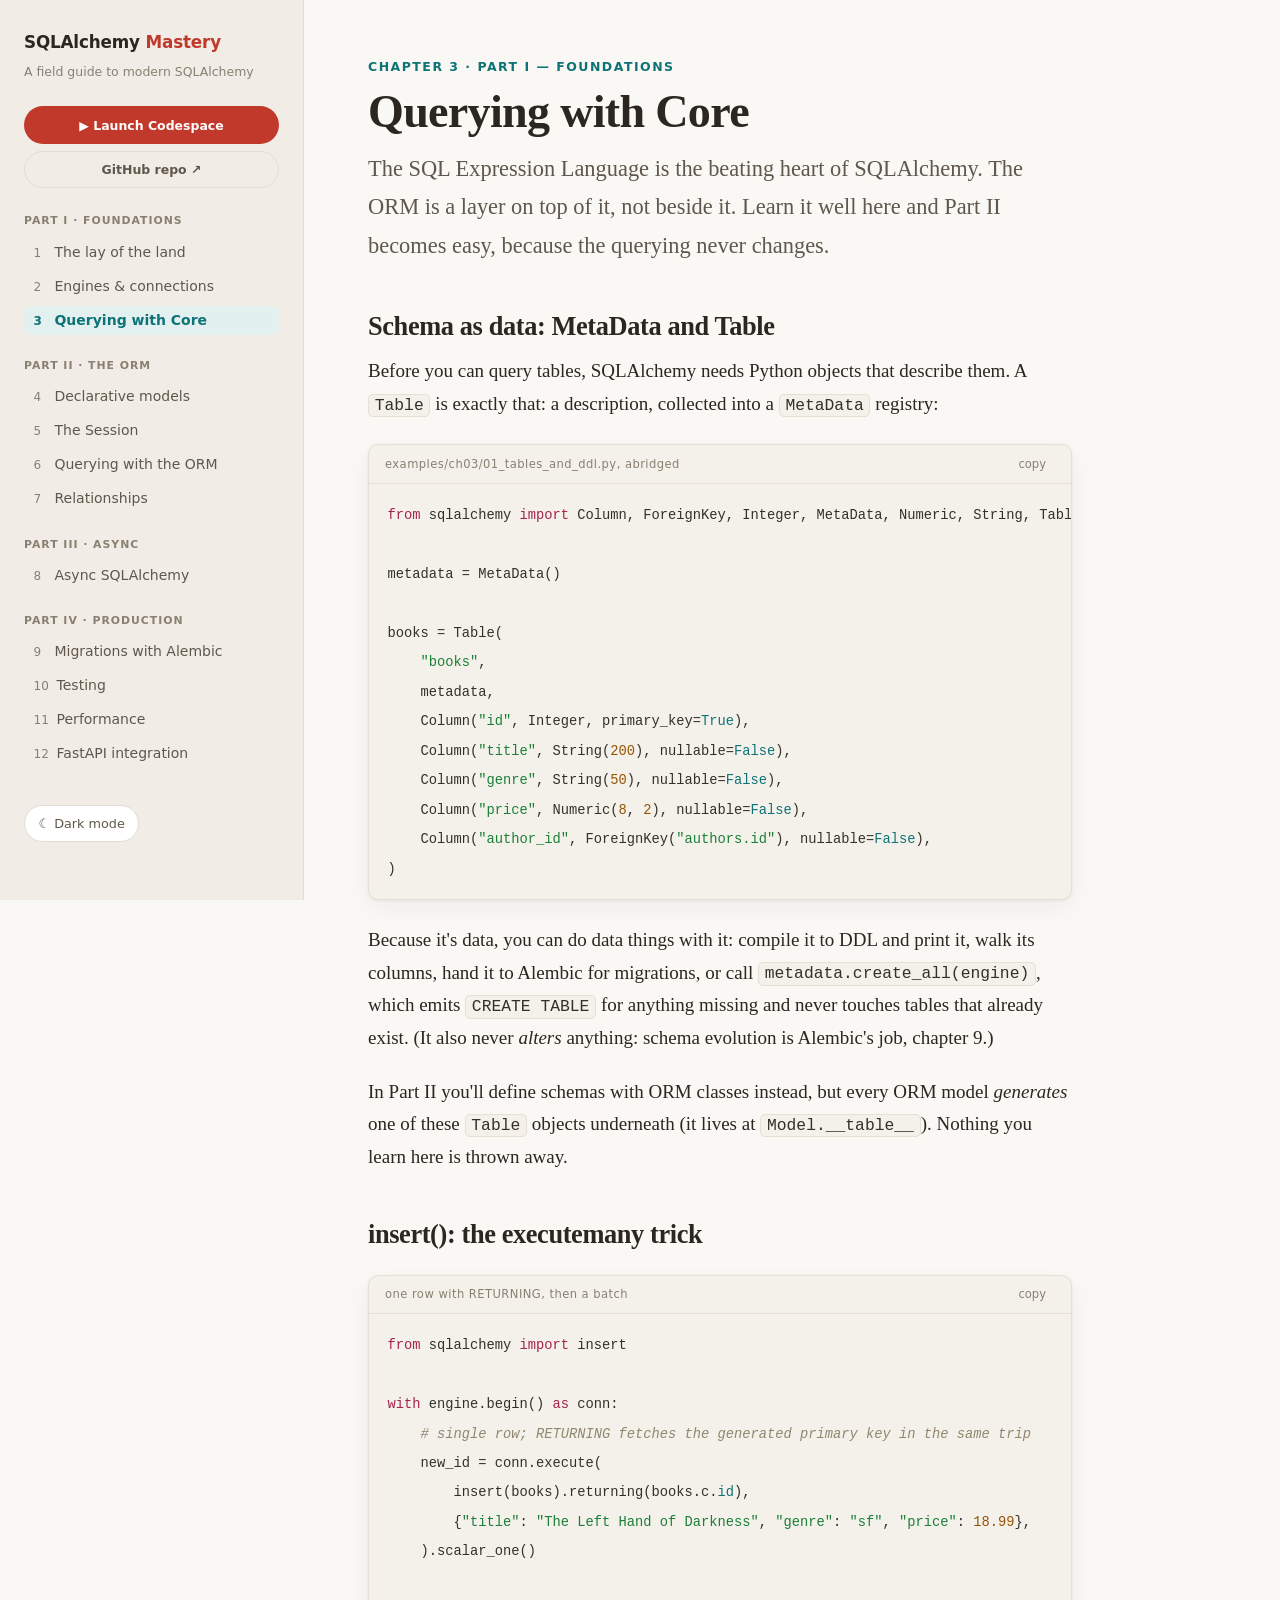
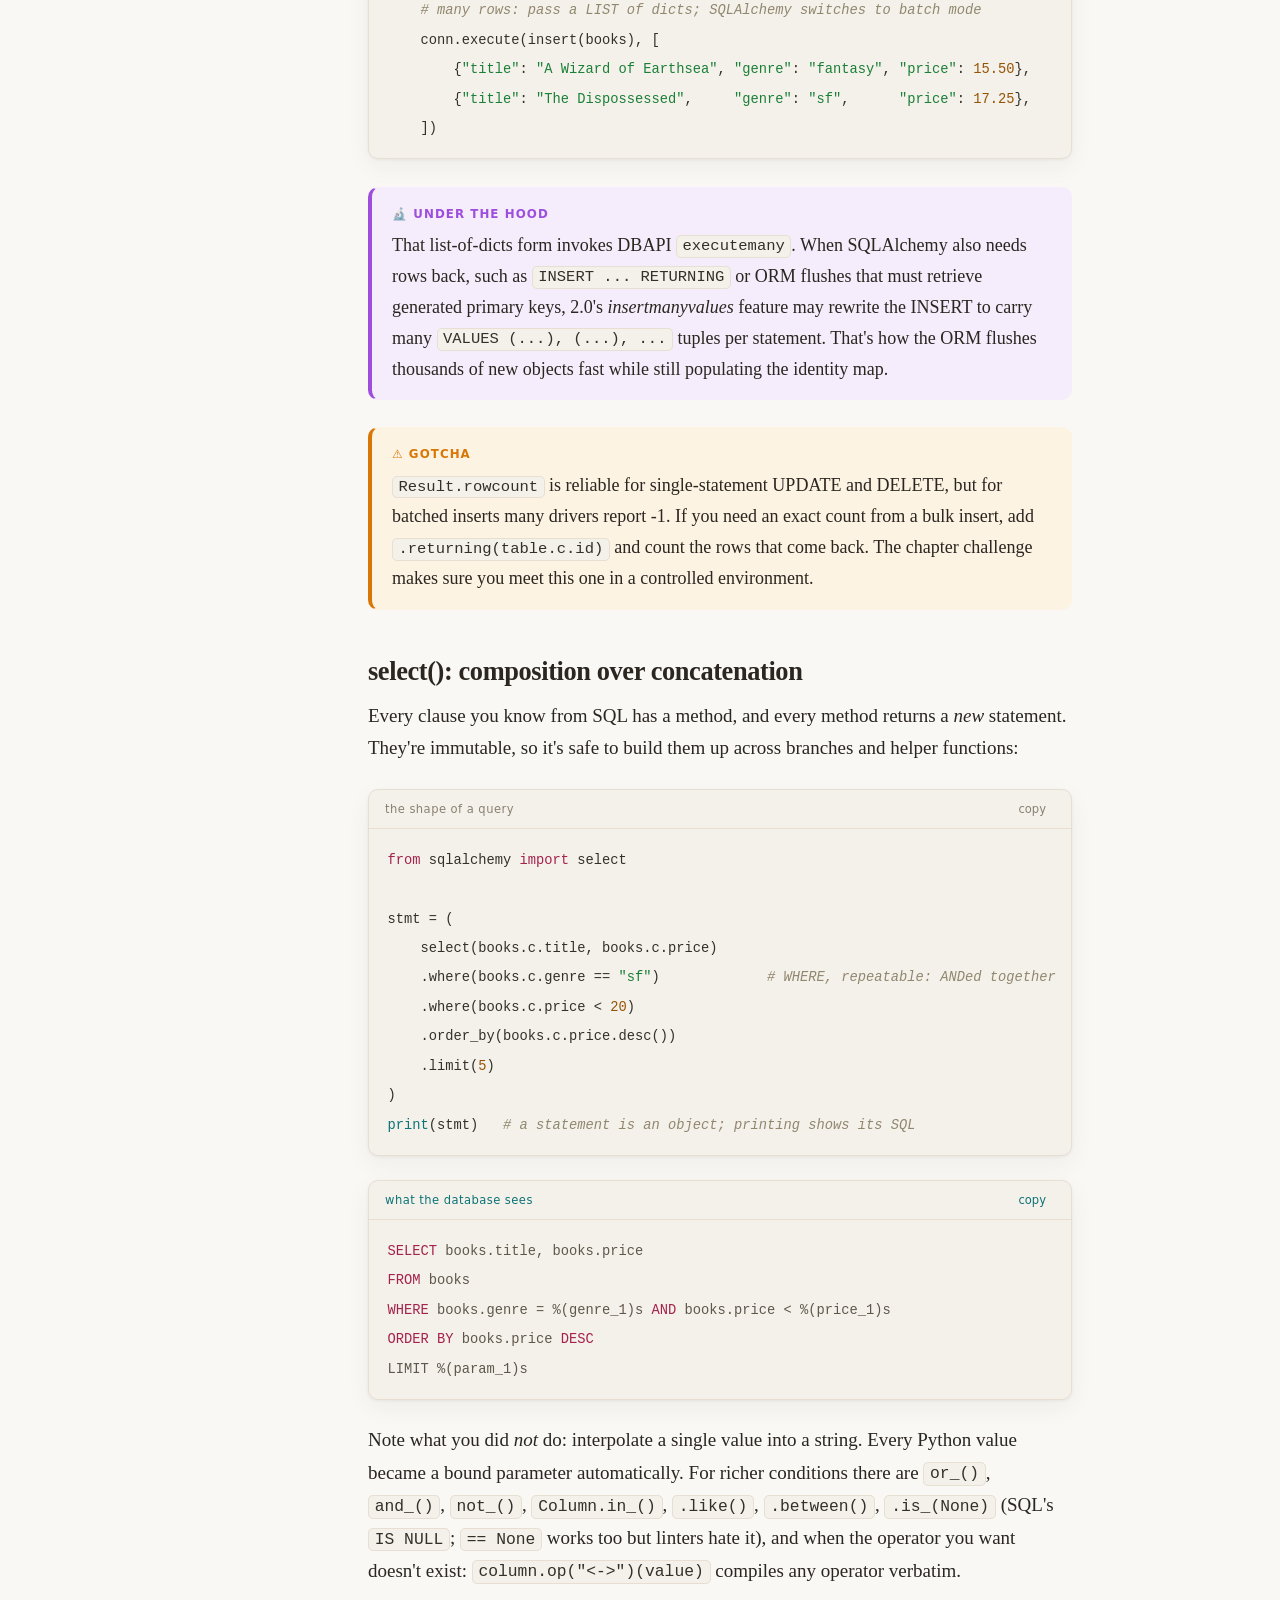
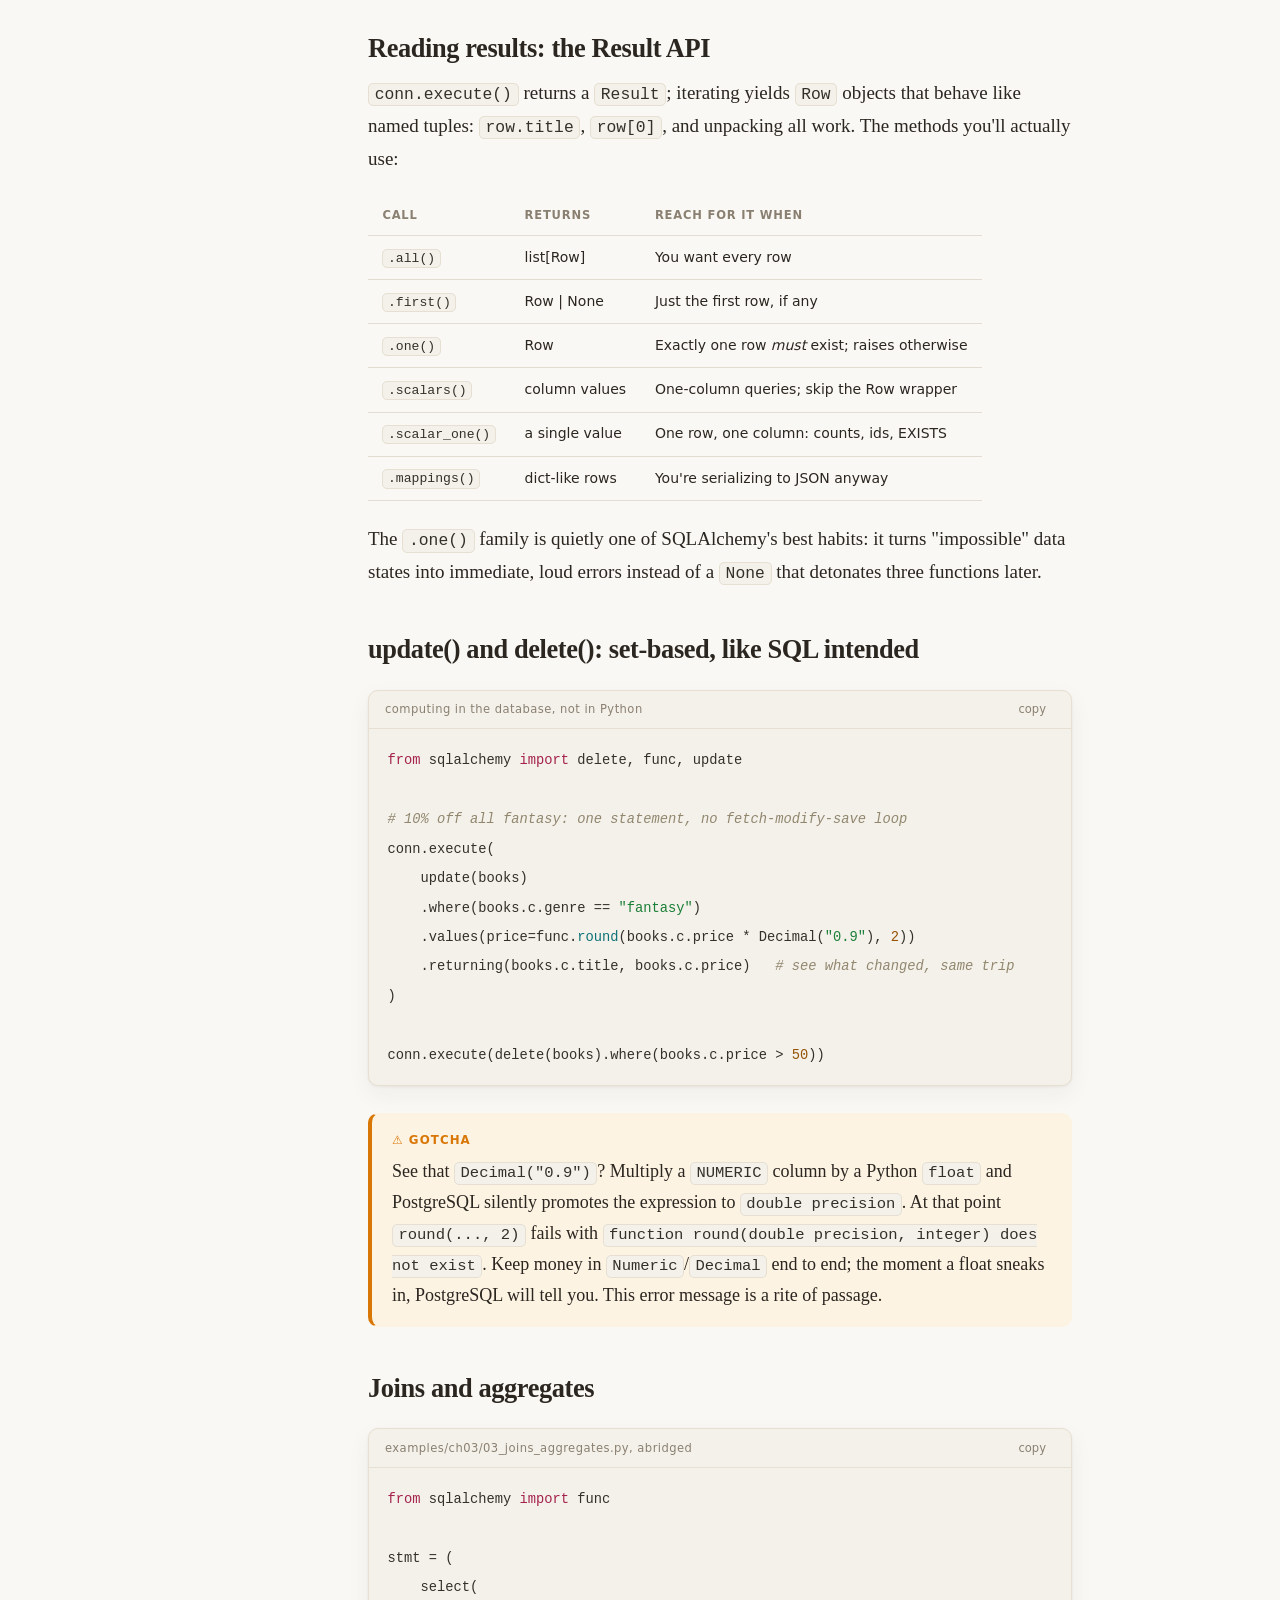
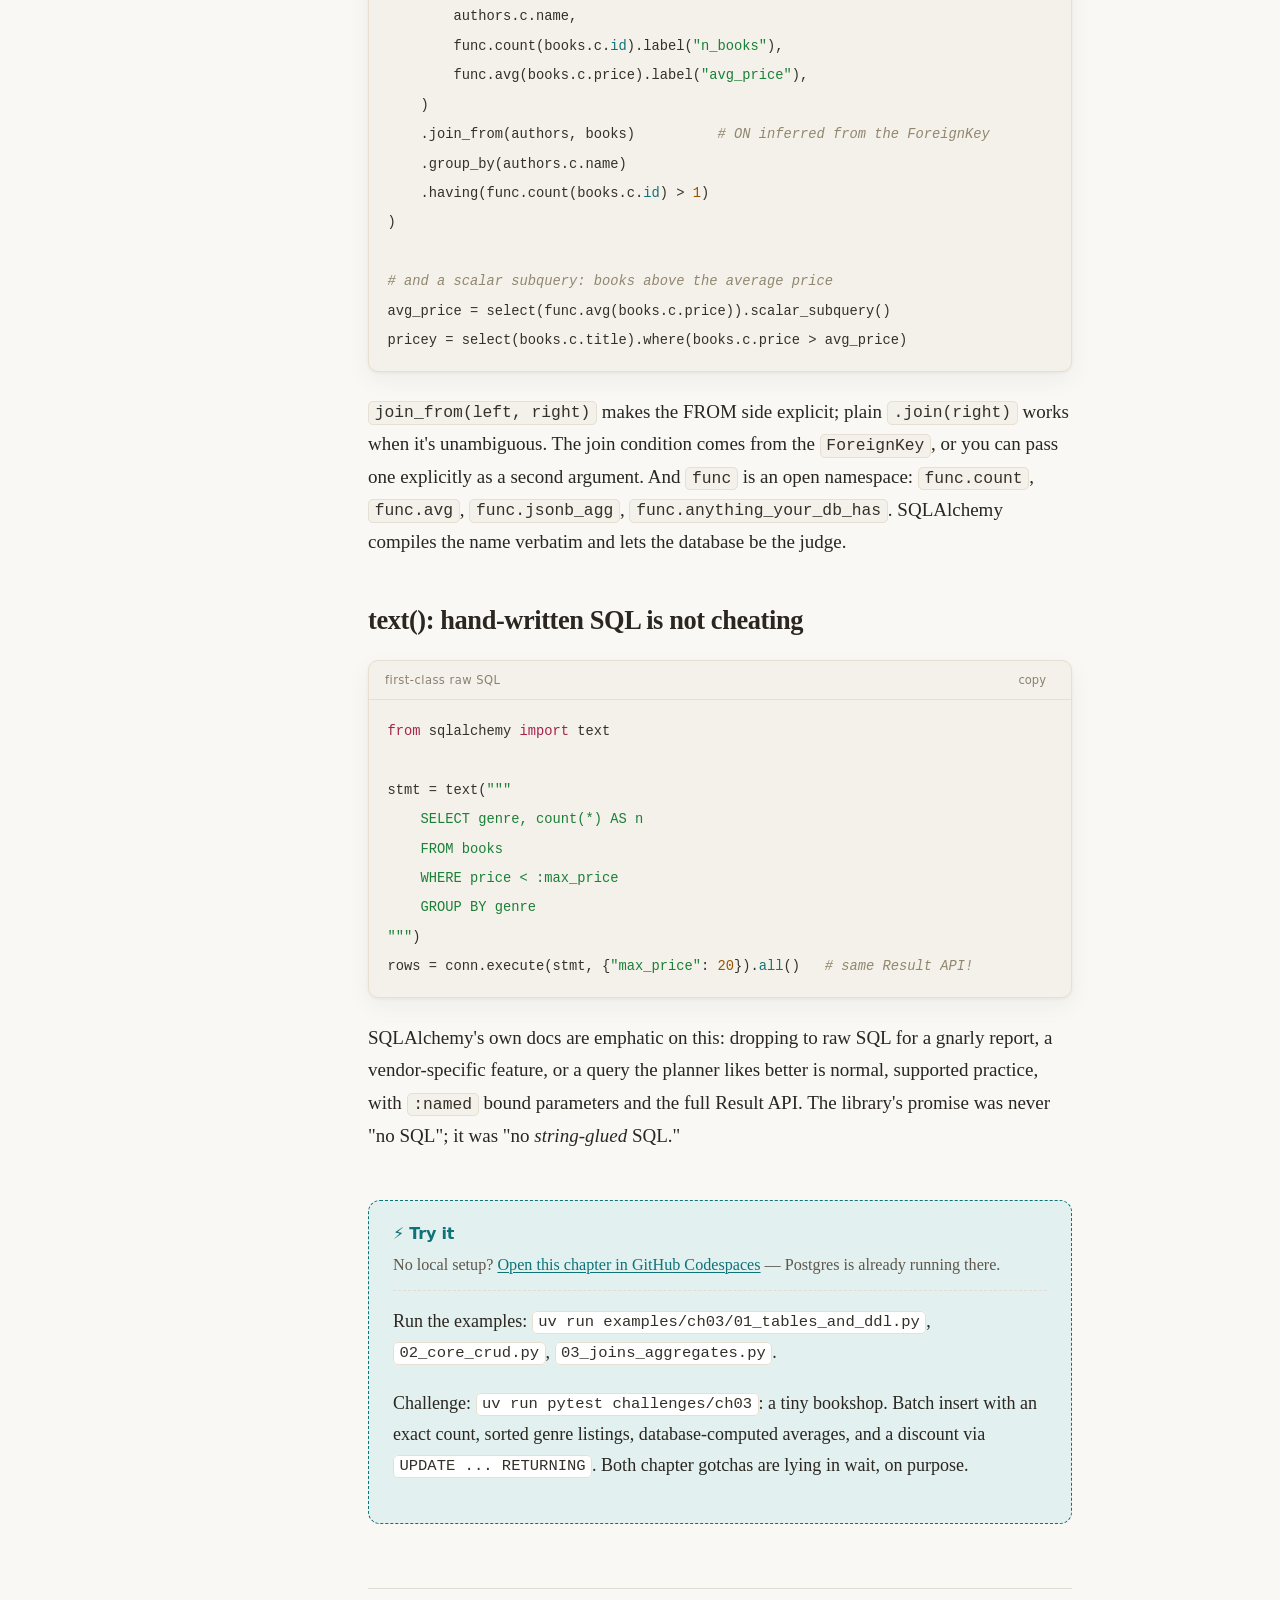
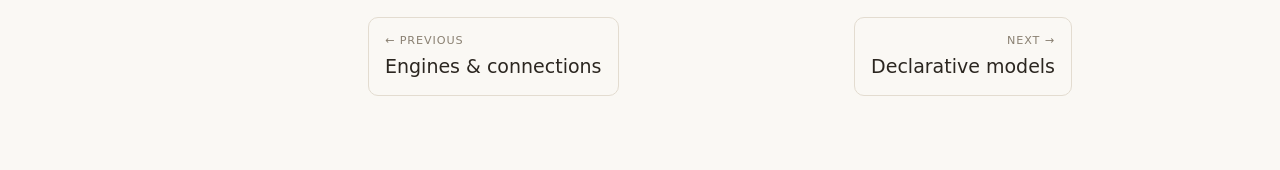
<file: book/chapters/ch03.html>
<!DOCTYPE html>
<html lang="en">
<head>
<meta charset="utf-8">
<meta name="viewport" content="width=device-width, initial-scale=1">
<title>Ch 3 · Querying with Core — SQLAlchemy Mastery</title>
<meta name="description" content="Tables, select(), and the SQL expression language beneath everything. Chapter 3 of SQLAlchemy Mastery, Part I · Foundations.">
<meta name="keywords" content="SQLAlchemy, SQLAlchemy 2.0, Python ORM, SQLAlchemy tutorial, async SQLAlchemy, Alembic migrations, FastAPI, PostgreSQL, Python database">
<meta name="author" content="Adam Smith">
<meta name="robots" content="index, follow">
<link rel="canonical" href="https://adamontherun.github.io/sqlalchemy-mastery/chapters/ch03.html">

<meta property="og:type" content="article">
<meta property="og:site_name" content="SQLAlchemy Mastery">
<meta property="og:title" content="Ch 3 · Querying with Core — SQLAlchemy Mastery">
<meta property="og:description" content="Tables, select(), and the SQL expression language beneath everything. Chapter 3 of SQLAlchemy Mastery, Part I · Foundations.">
<meta property="og:url" content="https://adamontherun.github.io/sqlalchemy-mastery/chapters/ch03.html">
<meta property="og:image" content="https://adamontherun.github.io/sqlalchemy-mastery/assets/screenshots/homepage.png">
<meta property="og:image:width" content="1200">
<meta property="og:image:height" content="731">

<meta name="twitter:card" content="summary_large_image">
<meta name="twitter:title" content="Ch 3 · Querying with Core — SQLAlchemy Mastery">
<meta name="twitter:description" content="Tables, select(), and the SQL expression language beneath everything. Chapter 3 of SQLAlchemy Mastery, Part I · Foundations.">
<meta name="twitter:image" content="https://adamontherun.github.io/sqlalchemy-mastery/assets/screenshots/homepage.png">
<meta name="theme-color" content="#c0392b">
<script>document.documentElement.dataset.theme=localStorage.getItem("book-theme")||(matchMedia("(prefers-color-scheme: dark)").matches?"dark":"light");</script>
<link rel="stylesheet" href="../assets/style.css">
<script type="application/ld+json">
{
  "@context": "https://schema.org",
  "@type": "Chapter",
  "position": 3,
  "name": "Querying with Core",
  "description": "Tables, select(), and the SQL expression language beneath everything",
  "url": "https://adamontherun.github.io/sqlalchemy-mastery/chapters/ch03.html",
  "image": "https://adamontherun.github.io/sqlalchemy-mastery/assets/screenshots/homepage.png",
  "inLanguage": "en",
  "isPartOf": {
    "@type": "Course",
    "name": "SQLAlchemy Mastery",
    "url": "https://adamontherun.github.io/sqlalchemy-mastery/"
  },
  "previousItem": "https://adamontherun.github.io/sqlalchemy-mastery/chapters/ch02.html",
  "nextItem": "https://adamontherun.github.io/sqlalchemy-mastery/chapters/ch04.html"
}
</script>
</head>
<body>
<div class="book">

  <aside class="sidebar">
    <a class="brand" href="../index.html">SQLAlchemy <span class="accent">Mastery</span></a>
    <p class="tagline">A field guide to modern SQLAlchemy</p>
    <div class="sidebar-links">
      <a class="codespace-link" href="https://codespaces.new/adamontherun/sqlalchemy-mastery" target="_blank" rel="noopener">&#9654; Launch Codespace</a>
      <a class="repo-link" href="https://github.com/adamontherun/sqlalchemy-mastery" target="_blank" rel="noopener">GitHub repo &#8599;</a>
    </div>
    <nav aria-label="Chapters">
      <p class="part-label">Part I · Foundations</p>
      <ol>
        <li><a href="ch01.html"><span class="ch-num">1</span>The lay of the land</a></li>
        <li><a href="ch02.html"><span class="ch-num">2</span>Engines &amp; connections</a></li>
        <li><a href="ch03.html" class="current"><span class="ch-num">3</span>Querying with Core</a></li>
      </ol>
      <p class="part-label">Part II · The ORM</p>
      <ol>
        <li><a href="ch04.html"><span class="ch-num">4</span>Declarative models</a></li>
        <li><a href="ch05.html"><span class="ch-num">5</span>The Session</a></li>
        <li><a href="ch06.html"><span class="ch-num">6</span>Querying with the ORM</a></li>
        <li><a href="ch07.html"><span class="ch-num">7</span>Relationships</a></li>
      </ol>
      <p class="part-label">Part III · Async</p>
      <ol>
        <li><a href="ch08.html"><span class="ch-num">8</span>Async SQLAlchemy</a></li>
      </ol>
      <p class="part-label">Part IV · Production</p>
      <ol>
        <li><a href="ch09.html"><span class="ch-num">9</span>Migrations with Alembic</a></li>
        <li><a href="ch10.html"><span class="ch-num">10</span>Testing</a></li>
        <li><a href="ch11.html"><span class="ch-num">11</span>Performance</a></li>
        <li><a href="ch12.html"><span class="ch-num">12</span>FastAPI integration</a></li>
      </ol>
    </nav>
    <button class="theme-toggle" type="button">☾ Dark mode</button>
  </aside>

  <button class="menu-btn" type="button" aria-label="Toggle chapter list">☰ Chapters</button>

  <main>
    <article>
      <p class="kicker">Chapter 3 · Part I — Foundations</p>
      <h1>Querying with Core</h1>
      <p class="lede">
        The SQL Expression Language is the beating heart of SQLAlchemy. The ORM is
        a layer on top of it, not beside it. Learn it well here and Part II becomes
        easy, because the querying never changes.
      </p>

      <h2>Schema as data: MetaData and Table</h2>
      <p>
        Before you can query tables, SQLAlchemy needs Python objects that describe
        them. A <code>Table</code> is exactly that: a description, collected into a
        <code>MetaData</code> registry:
      </p>
      <figure class="codeblock">
        <figcaption class="code-label">examples/ch03/01_tables_and_ddl.py, abridged</figcaption>
        <pre><code class="language-python">from sqlalchemy import Column, ForeignKey, Integer, MetaData, Numeric, String, Table

metadata = MetaData()

books = Table(
    "books",
    metadata,
    Column("id", Integer, primary_key=True),
    Column("title", String(200), nullable=False),
    Column("genre", String(50), nullable=False),
    Column("price", Numeric(8, 2), nullable=False),
    Column("author_id", ForeignKey("authors.id"), nullable=False),
)</code></pre>
      </figure>
      <p>
        Because it's data, you can do data things with it: compile it to DDL and
        print it, walk its columns, hand it to Alembic for migrations, or call
        <code>metadata.create_all(engine)</code>, which emits
        <code>CREATE TABLE</code> for anything missing and never touches tables that
        already exist. (It also never <em>alters</em> anything: schema evolution is
        Alembic's job, chapter 9.)
      </p>
      <p>
        In Part II you'll define schemas with ORM classes instead, but every ORM
        model <em>generates</em> one of these <code>Table</code> objects underneath
        (it lives at <code>Model.__table__</code>). Nothing you learn here is thrown
        away.
      </p>

      <h2>insert(): the executemany trick</h2>
      <figure class="codeblock">
        <figcaption class="code-label">one row with RETURNING, then a batch</figcaption>
        <pre><code class="language-python">from sqlalchemy import insert

with engine.begin() as conn:
    # single row; RETURNING fetches the generated primary key in the same trip
    new_id = conn.execute(
        insert(books).returning(books.c.id),
        {"title": "The Left Hand of Darkness", "genre": "sf", "price": 18.99},
    ).scalar_one()

    # many rows: pass a LIST of dicts; SQLAlchemy switches to batch mode
    conn.execute(insert(books), [
        {"title": "A Wizard of Earthsea", "genre": "fantasy", "price": 15.50},
        {"title": "The Dispossessed",     "genre": "sf",      "price": 17.25},
    ])</code></pre>
      </figure>

      <aside class="callout underhood">
        <span class="callout-title">🔬 Under the hood</span>
        <p>
          That list-of-dicts form invokes DBAPI <code>executemany</code>.
          When SQLAlchemy also needs rows back, such as
          <code>INSERT ... RETURNING</code> or ORM flushes that must retrieve
          generated primary keys, 2.0's <em>insertmanyvalues</em> feature may
          rewrite the INSERT to carry many <code>VALUES (...), (...), ...</code>
          tuples per statement. That's how the ORM flushes thousands of new
          objects fast while still populating the identity map.
        </p>
      </aside>

      <aside class="callout gotcha">
        <span class="callout-title">⚠ Gotcha</span>
        <p>
          <code>Result.rowcount</code> is reliable for single-statement UPDATE and
          DELETE, but for batched inserts many drivers report -1.
          If you need an exact count from a bulk insert, add
          <code>.returning(table.c.id)</code> and count the rows that come back.
          The chapter challenge makes sure you meet this one in a controlled
          environment.
        </p>
      </aside>

      <h2>select(): composition over concatenation</h2>
      <p>
        Every clause you know from SQL has a method, and every method returns a
        <em>new</em> statement. They're immutable, so it's safe to build them up
        across branches and helper functions:
      </p>
      <figure class="codeblock">
        <figcaption class="code-label">the shape of a query</figcaption>
        <pre><code class="language-python">from sqlalchemy import select

stmt = (
    select(books.c.title, books.c.price)
    .where(books.c.genre == "sf")             # WHERE, repeatable: ANDed together
    .where(books.c.price &lt; 20)
    .order_by(books.c.price.desc())
    .limit(5)
)
print(stmt)   # a statement is an object; printing shows its SQL</code></pre>
      </figure>
      <figure class="codeblock sql-echo">
        <figcaption class="code-label">what the database sees</figcaption>
        <pre><code class="language-sql">SELECT books.title, books.price
FROM books
WHERE books.genre = %(genre_1)s AND books.price &lt; %(price_1)s
ORDER BY books.price DESC
LIMIT %(param_1)s</code></pre>
      </figure>
      <p>
        Note what you did <em>not</em> do: interpolate a single value into a string.
        Every Python value became a bound parameter automatically. For richer
        conditions there are <code>or_()</code>, <code>and_()</code>,
        <code>not_()</code>, <code>Column.in_()</code>, <code>.like()</code>,
        <code>.between()</code>, <code>.is_(None)</code> (SQL's
        <code>IS NULL</code>; <code>== None</code> works too but linters hate it),
        and when the operator you want doesn't exist:
        <code>column.op("&lt;-&gt;")(value)</code> compiles any operator verbatim.
      </p>

      <h2>Reading results: the Result API</h2>
      <p>
        <code>conn.execute()</code> returns a <code>Result</code>; iterating yields
        <code>Row</code> objects that behave like named tuples:
        <code>row.title</code>, <code>row[0]</code>, and unpacking all work. The
        methods you'll actually use:
      </p>
      <table>
        <thead><tr><th>Call</th><th>Returns</th><th>Reach for it when</th></tr></thead>
        <tbody>
          <tr><td><code>.all()</code></td><td>list[Row]</td><td>You want every row</td></tr>
          <tr><td><code>.first()</code></td><td>Row | None</td><td>Just the first row, if any</td></tr>
          <tr><td><code>.one()</code></td><td>Row</td><td>Exactly one row <em>must</em> exist; raises otherwise</td></tr>
          <tr><td><code>.scalars()</code></td><td>column values</td><td>One-column queries; skip the Row wrapper</td></tr>
          <tr><td><code>.scalar_one()</code></td><td>a single value</td><td>One row, one column: counts, ids, EXISTS</td></tr>
          <tr><td><code>.mappings()</code></td><td>dict-like rows</td><td>You're serializing to JSON anyway</td></tr>
        </tbody>
      </table>
      <p>
        The <code>.one()</code> family is quietly one of SQLAlchemy's best habits:
        it turns "impossible" data states into immediate, loud errors instead of a
        <code>None</code> that detonates three functions later.
      </p>

      <h2>update() and delete(): set-based, like SQL intended</h2>
      <figure class="codeblock">
        <figcaption class="code-label">computing in the database, not in Python</figcaption>
        <pre><code class="language-python">from sqlalchemy import delete, func, update

# 10% off all fantasy: one statement, no fetch-modify-save loop
conn.execute(
    update(books)
    .where(books.c.genre == "fantasy")
    .values(price=func.round(books.c.price * Decimal("0.9"), 2))
    .returning(books.c.title, books.c.price)   # see what changed, same trip
)

conn.execute(delete(books).where(books.c.price &gt; 50))</code></pre>
      </figure>

      <aside class="callout gotcha">
        <span class="callout-title">⚠ Gotcha</span>
        <p>
          See that <code>Decimal("0.9")</code>? Multiply a <code>NUMERIC</code>
          column by a Python <code>float</code> and PostgreSQL silently promotes
          the expression to <code>double precision</code>. At that point
          <code>round(..., 2)</code> fails with
          <code>function round(double precision, integer) does not exist</code>.
          Keep money in <code>Numeric</code>/<code>Decimal</code> end to end; the
          moment a float sneaks in, PostgreSQL will tell you. This error message
          is a rite of passage.
        </p>
      </aside>

      <h2>Joins and aggregates</h2>
      <figure class="codeblock">
        <figcaption class="code-label">examples/ch03/03_joins_aggregates.py, abridged</figcaption>
        <pre><code class="language-python">from sqlalchemy import func

stmt = (
    select(
        authors.c.name,
        func.count(books.c.id).label("n_books"),
        func.avg(books.c.price).label("avg_price"),
    )
    .join_from(authors, books)          # ON inferred from the ForeignKey
    .group_by(authors.c.name)
    .having(func.count(books.c.id) &gt; 1)
)

# and a scalar subquery: books above the average price
avg_price = select(func.avg(books.c.price)).scalar_subquery()
pricey = select(books.c.title).where(books.c.price &gt; avg_price)</code></pre>
      </figure>
      <p>
        <code>join_from(left, right)</code> makes the FROM side explicit; plain
        <code>.join(right)</code> works when it's unambiguous. The join condition
        comes from the <code>ForeignKey</code>, or you can pass one explicitly as a
        second argument. And <code>func</code> is an open namespace:
        <code>func.count</code>, <code>func.avg</code>,
        <code>func.jsonb_agg</code>, <code>func.anything_your_db_has</code>.
        SQLAlchemy compiles the name verbatim and lets the database be the judge.
      </p>

      <h2>text(): hand-written SQL is not cheating</h2>
      <figure class="codeblock">
        <figcaption class="code-label">first-class raw SQL</figcaption>
        <pre><code class="language-python">from sqlalchemy import text

stmt = text("""
    SELECT genre, count(*) AS n
    FROM books
    WHERE price &lt; :max_price
    GROUP BY genre
""")
rows = conn.execute(stmt, {"max_price": 20}).all()   # same Result API!</code></pre>
      </figure>
      <p>
        SQLAlchemy's own docs are emphatic on this: dropping to raw SQL for a
        gnarly report, a vendor-specific feature, or a query the planner likes
        better is normal, supported practice, with <code>:named</code> bound
        parameters and the full Result API. The library's promise was never "no
        SQL"; it was "no <em>string-glued</em> SQL."
      </p>

      <div class="tryit">
        <h3>⚡ Try it</h3>
        <p class="tryit-env">
          No local setup? <a href="https://codespaces.new/adamontherun/sqlalchemy-mastery" target="_blank" rel="noopener">Open this chapter in GitHub Codespaces</a> — Postgres is already running there.
        </p>
        <p>
          Run the examples:
          <code>uv run examples/ch03/01_tables_and_ddl.py</code>,
          <code>02_core_crud.py</code>, <code>03_joins_aggregates.py</code>.
        </p>
        <p>
          Challenge: <code>uv run pytest challenges/ch03</code>: a tiny bookshop.
          Batch insert with an exact count, sorted genre listings,
          database-computed averages, and a discount via
          <code>UPDATE ... RETURNING</code>. Both chapter gotchas are lying in
          wait, on purpose.
        </p>
      </div>

      <nav class="chapter-nav">
        <a href="ch02.html"><span class="dir">← Previous</span>Engines &amp; connections</a>
        <a class="next" href="ch04.html"><span class="dir">Next →</span>Declarative models</a>
      </nav>
    </article>
  </main>
</div>
<script src="../assets/vendor/highlight.min.js"></script>
<script src="../assets/book.js"></script>
</body>
</html>
</file>
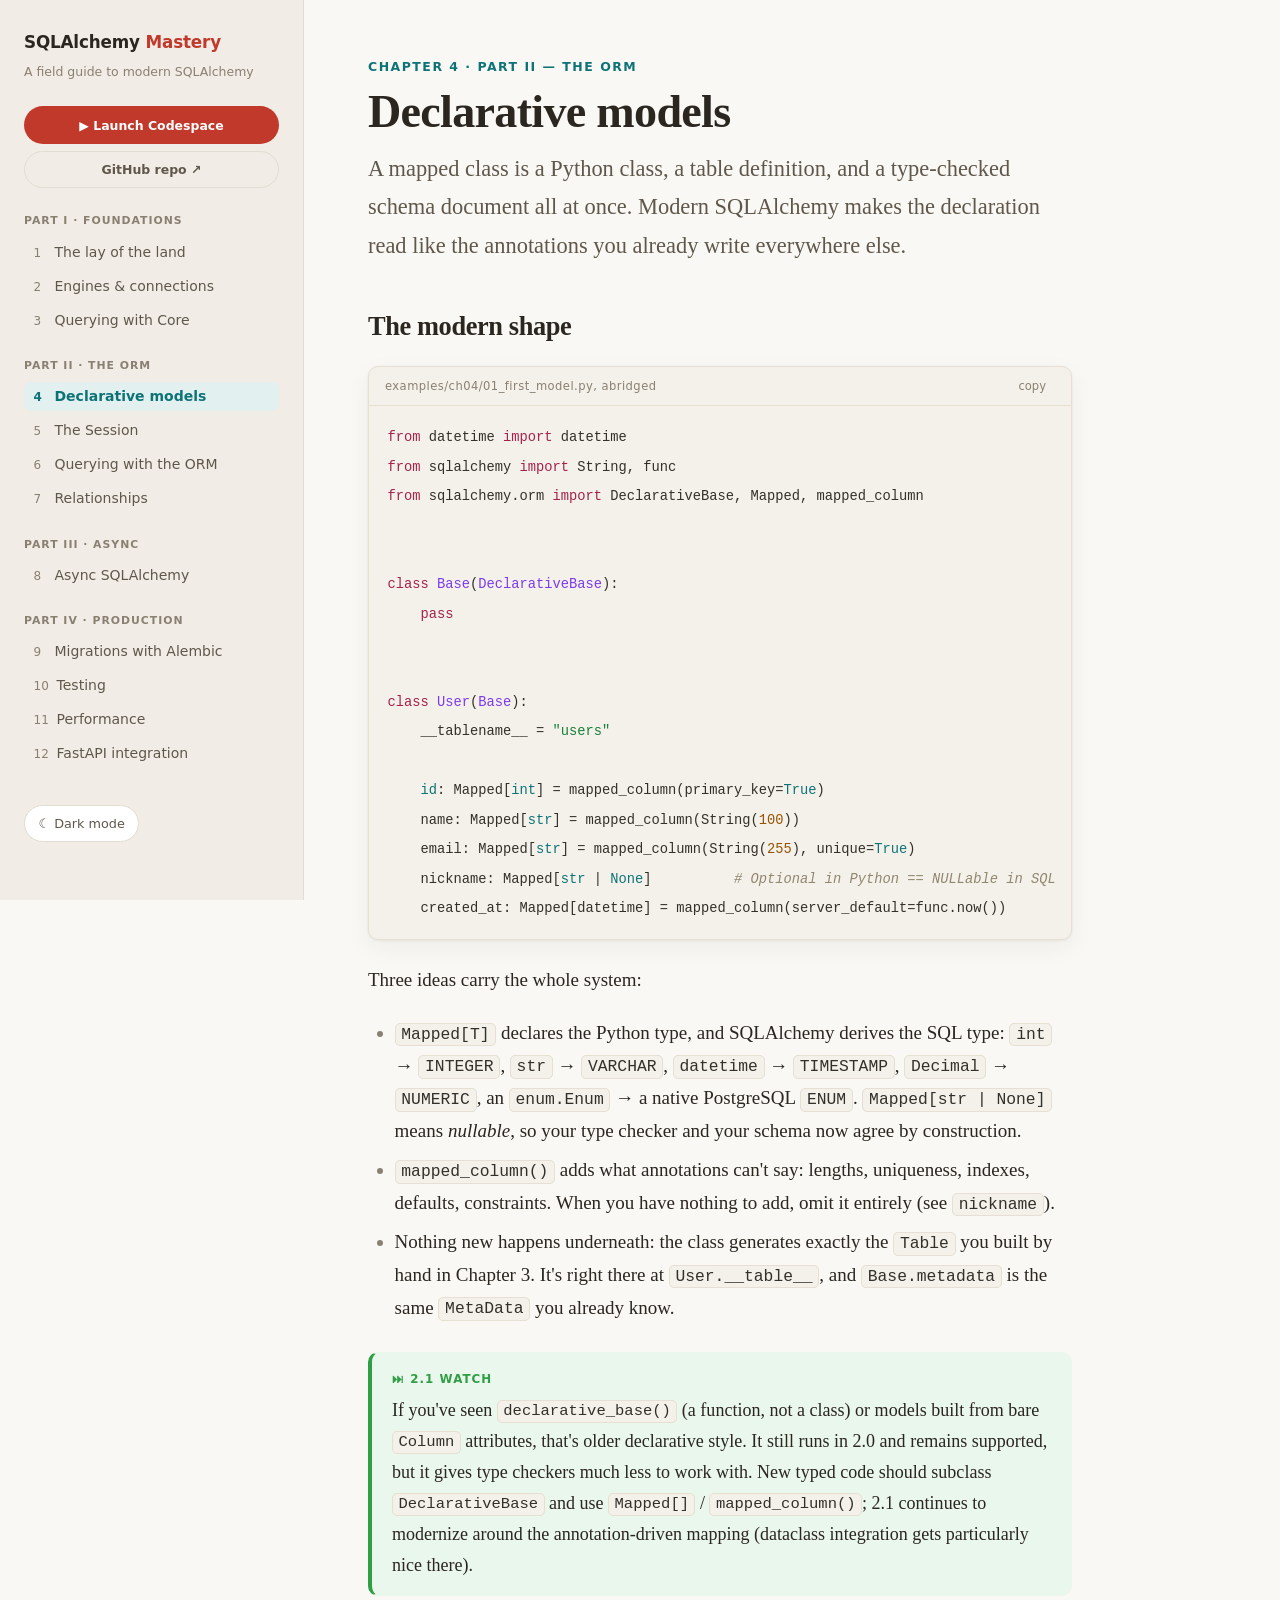
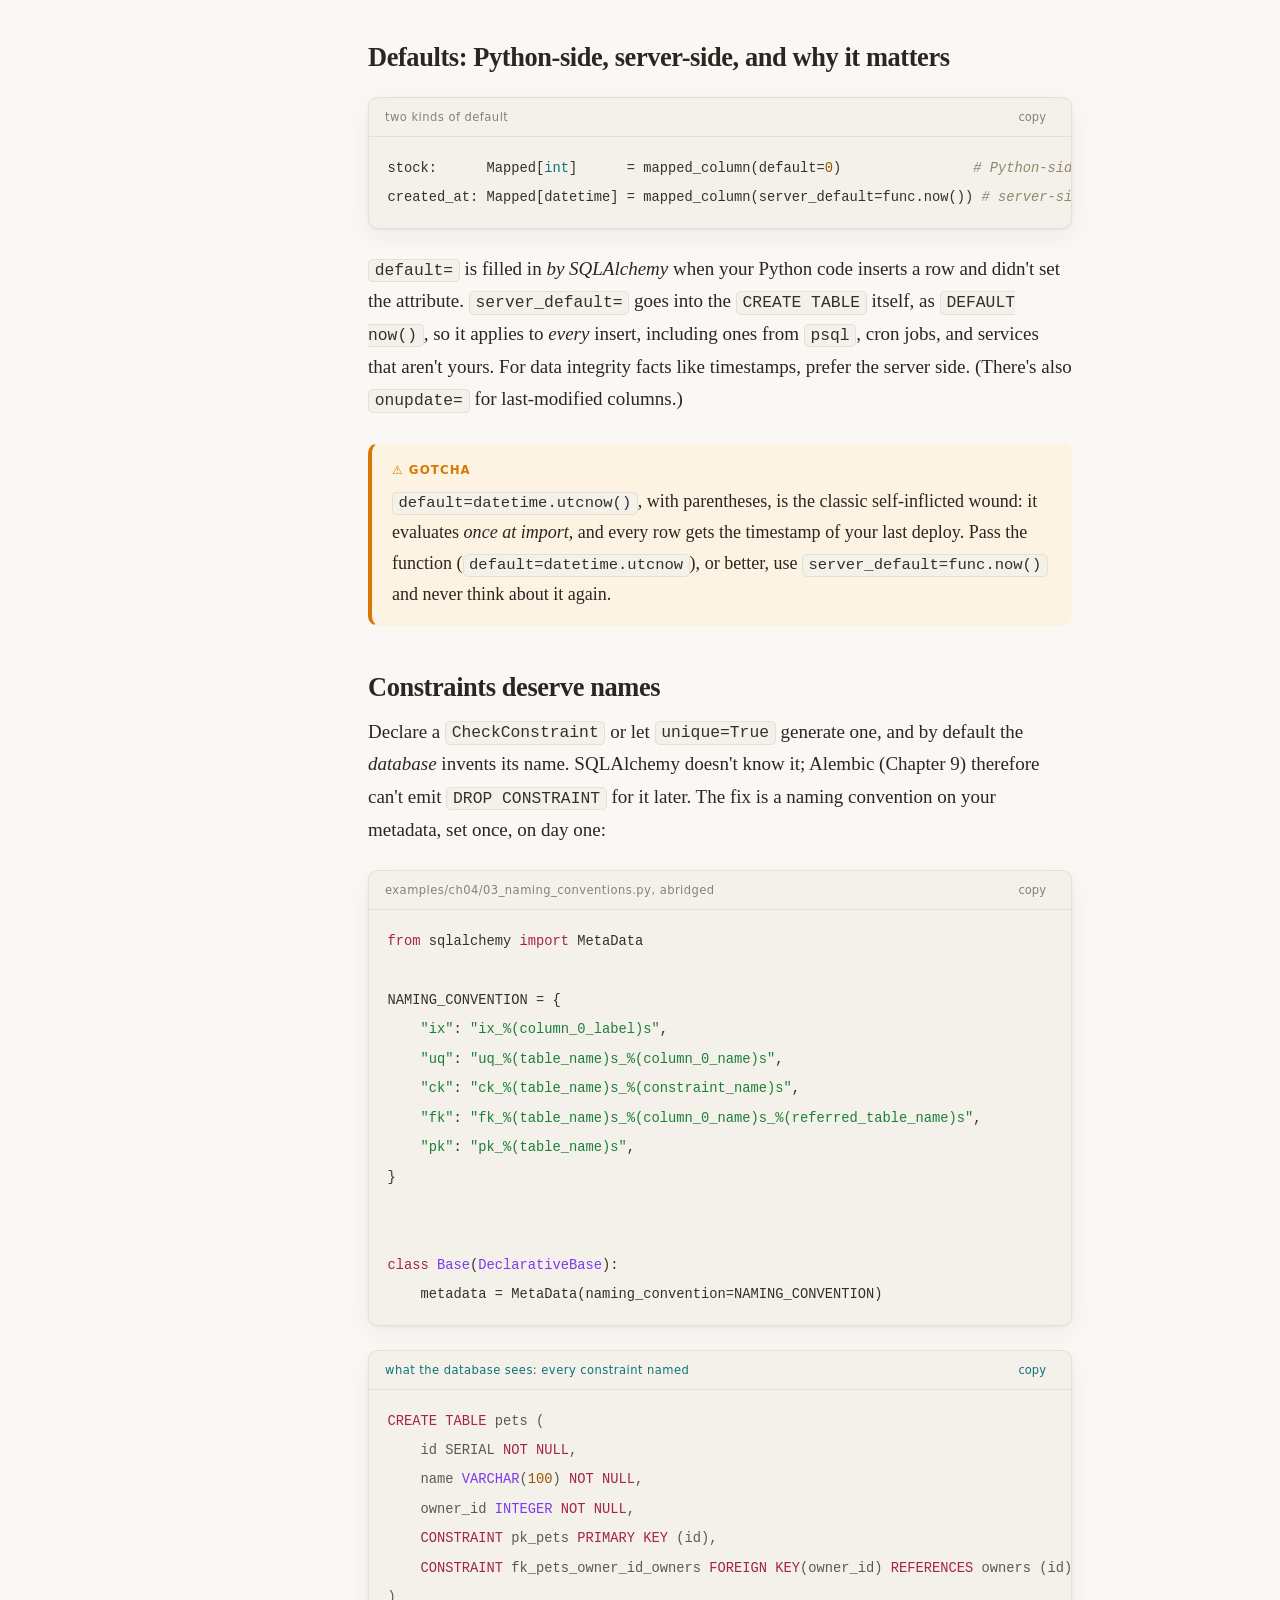
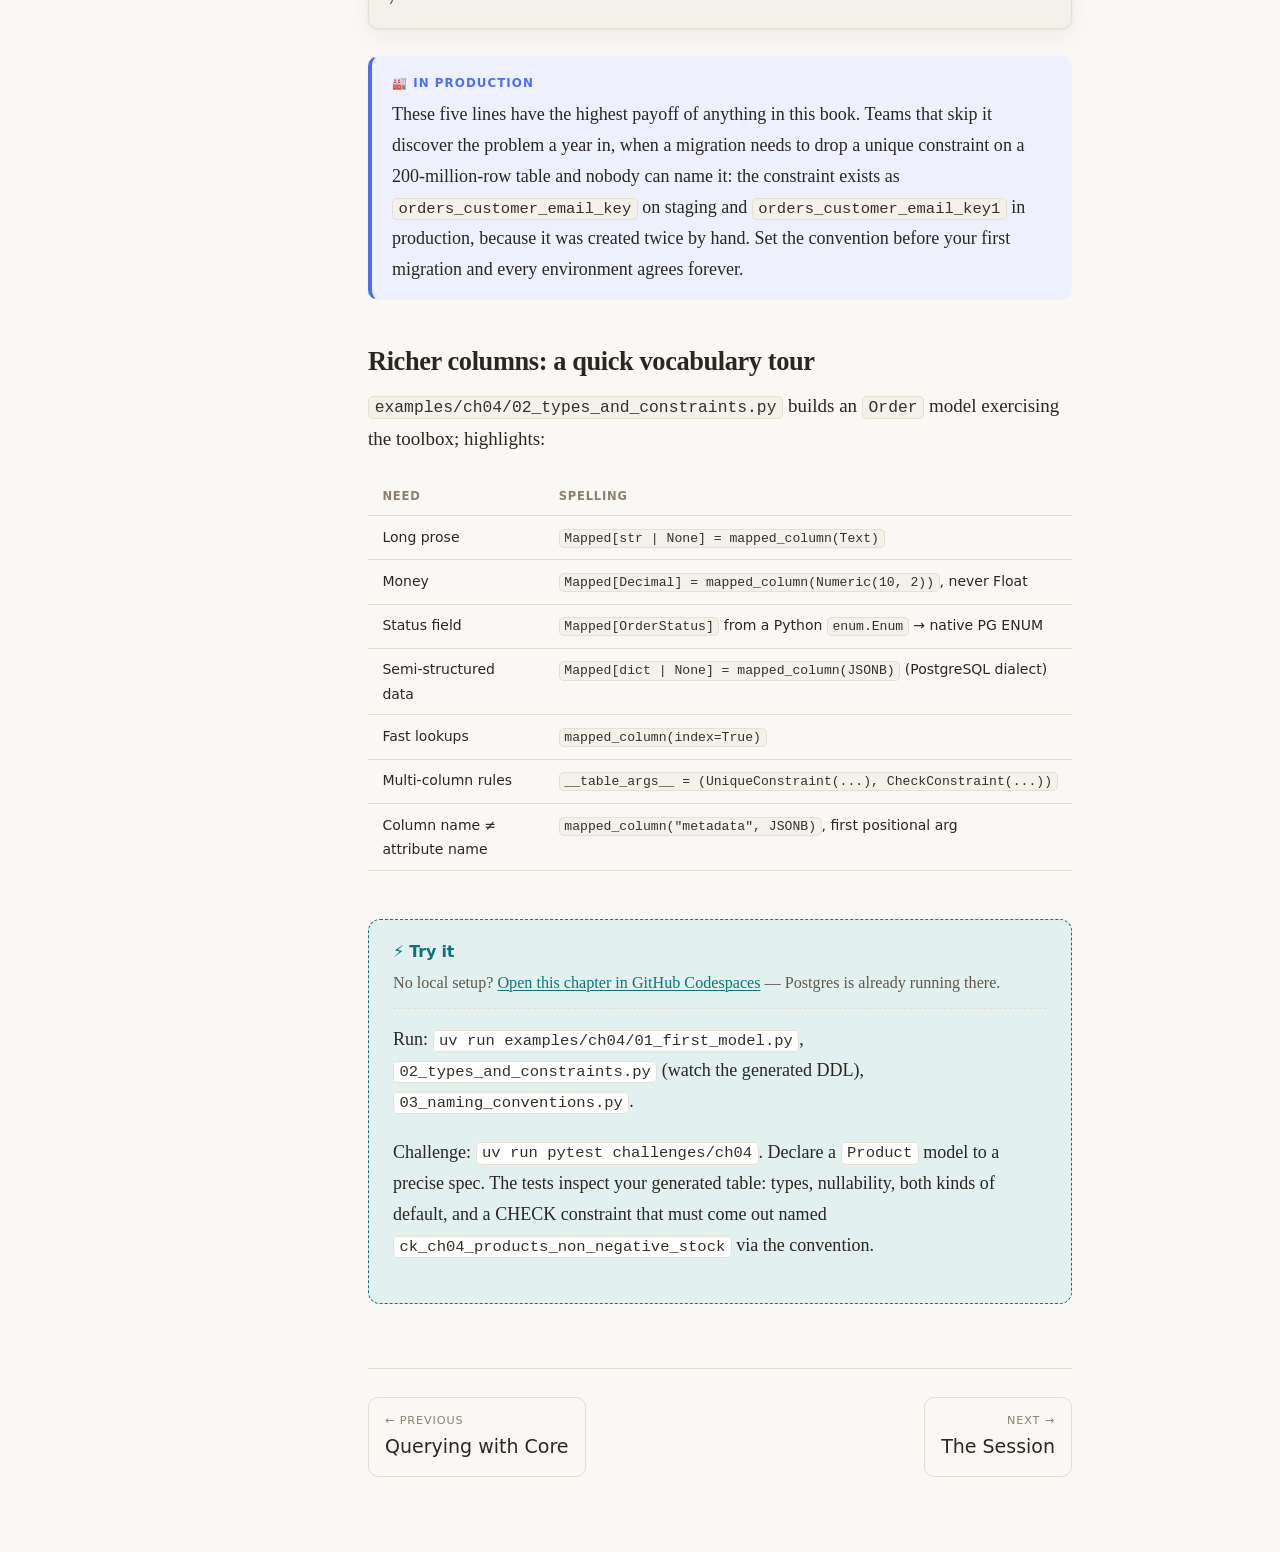
<file: book/chapters/ch04.html>
<!DOCTYPE html>
<html lang="en">
<head>
<meta charset="utf-8">
<meta name="viewport" content="width=device-width, initial-scale=1">
<title>Ch 4 · Declarative models — SQLAlchemy Mastery</title>
<meta name="description" content="Mapped[], mapped_column, types, and the naming convention that saves Alembic. Chapter 4 of SQLAlchemy Mastery, Part II · The ORM.">
<meta name="keywords" content="SQLAlchemy, SQLAlchemy 2.0, Python ORM, SQLAlchemy tutorial, async SQLAlchemy, Alembic migrations, FastAPI, PostgreSQL, Python database">
<meta name="author" content="Adam Smith">
<meta name="robots" content="index, follow">
<link rel="canonical" href="https://adamontherun.github.io/sqlalchemy-mastery/chapters/ch04.html">

<meta property="og:type" content="article">
<meta property="og:site_name" content="SQLAlchemy Mastery">
<meta property="og:title" content="Ch 4 · Declarative models — SQLAlchemy Mastery">
<meta property="og:description" content="Mapped[], mapped_column, types, and the naming convention that saves Alembic. Chapter 4 of SQLAlchemy Mastery, Part II · The ORM.">
<meta property="og:url" content="https://adamontherun.github.io/sqlalchemy-mastery/chapters/ch04.html">
<meta property="og:image" content="https://adamontherun.github.io/sqlalchemy-mastery/assets/screenshots/homepage.png">
<meta property="og:image:width" content="1200">
<meta property="og:image:height" content="731">

<meta name="twitter:card" content="summary_large_image">
<meta name="twitter:title" content="Ch 4 · Declarative models — SQLAlchemy Mastery">
<meta name="twitter:description" content="Mapped[], mapped_column, types, and the naming convention that saves Alembic. Chapter 4 of SQLAlchemy Mastery, Part II · The ORM.">
<meta name="twitter:image" content="https://adamontherun.github.io/sqlalchemy-mastery/assets/screenshots/homepage.png">
<meta name="theme-color" content="#c0392b">
<script>document.documentElement.dataset.theme=localStorage.getItem("book-theme")||(matchMedia("(prefers-color-scheme: dark)").matches?"dark":"light");</script>
<link rel="stylesheet" href="../assets/style.css">
<script type="application/ld+json">
{
  "@context": "https://schema.org",
  "@type": "Chapter",
  "position": 4,
  "name": "Declarative models",
  "description": "Mapped[], mapped_column, types, and the naming convention that saves Alembic",
  "url": "https://adamontherun.github.io/sqlalchemy-mastery/chapters/ch04.html",
  "image": "https://adamontherun.github.io/sqlalchemy-mastery/assets/screenshots/homepage.png",
  "inLanguage": "en",
  "isPartOf": {
    "@type": "Course",
    "name": "SQLAlchemy Mastery",
    "url": "https://adamontherun.github.io/sqlalchemy-mastery/"
  },
  "previousItem": "https://adamontherun.github.io/sqlalchemy-mastery/chapters/ch03.html",
  "nextItem": "https://adamontherun.github.io/sqlalchemy-mastery/chapters/ch05.html"
}
</script>
</head>
<body>
<div class="book">

  <aside class="sidebar">
    <a class="brand" href="../index.html">SQLAlchemy <span class="accent">Mastery</span></a>
    <p class="tagline">A field guide to modern SQLAlchemy</p>
    <div class="sidebar-links">
      <a class="codespace-link" href="https://codespaces.new/adamontherun/sqlalchemy-mastery" target="_blank" rel="noopener">&#9654; Launch Codespace</a>
      <a class="repo-link" href="https://github.com/adamontherun/sqlalchemy-mastery" target="_blank" rel="noopener">GitHub repo &#8599;</a>
    </div>
    <nav aria-label="Chapters">
      <p class="part-label">Part I · Foundations</p>
      <ol>
        <li><a href="ch01.html"><span class="ch-num">1</span>The lay of the land</a></li>
        <li><a href="ch02.html"><span class="ch-num">2</span>Engines &amp; connections</a></li>
        <li><a href="ch03.html"><span class="ch-num">3</span>Querying with Core</a></li>
      </ol>
      <p class="part-label">Part II · The ORM</p>
      <ol>
        <li><a href="ch04.html" class="current"><span class="ch-num">4</span>Declarative models</a></li>
        <li><a href="ch05.html"><span class="ch-num">5</span>The Session</a></li>
        <li><a href="ch06.html"><span class="ch-num">6</span>Querying with the ORM</a></li>
        <li><a href="ch07.html"><span class="ch-num">7</span>Relationships</a></li>
      </ol>
      <p class="part-label">Part III · Async</p>
      <ol>
        <li><a href="ch08.html"><span class="ch-num">8</span>Async SQLAlchemy</a></li>
      </ol>
      <p class="part-label">Part IV · Production</p>
      <ol>
        <li><a href="ch09.html"><span class="ch-num">9</span>Migrations with Alembic</a></li>
        <li><a href="ch10.html"><span class="ch-num">10</span>Testing</a></li>
        <li><a href="ch11.html"><span class="ch-num">11</span>Performance</a></li>
        <li><a href="ch12.html"><span class="ch-num">12</span>FastAPI integration</a></li>
      </ol>
    </nav>
    <button class="theme-toggle" type="button">☾ Dark mode</button>
  </aside>

  <button class="menu-btn" type="button" aria-label="Toggle chapter list">☰ Chapters</button>

  <main>
    <article>
      <p class="kicker">Chapter 4 · Part II — The ORM</p>
      <h1>Declarative models</h1>
      <p class="lede">
        A mapped class is a Python class, a table definition, and a type-checked
        schema document all at once. Modern SQLAlchemy makes the declaration read
        like the annotations you already write everywhere else.
      </p>

      <h2>The modern shape</h2>
      <figure class="codeblock">
        <figcaption class="code-label">examples/ch04/01_first_model.py, abridged</figcaption>
        <pre><code class="language-python">from datetime import datetime
from sqlalchemy import String, func
from sqlalchemy.orm import DeclarativeBase, Mapped, mapped_column


class Base(DeclarativeBase):
    pass


class User(Base):
    __tablename__ = "users"

    id: Mapped[int] = mapped_column(primary_key=True)
    name: Mapped[str] = mapped_column(String(100))
    email: Mapped[str] = mapped_column(String(255), unique=True)
    nickname: Mapped[str | None]          # Optional in Python == NULLable in SQL
    created_at: Mapped[datetime] = mapped_column(server_default=func.now())</code></pre>
      </figure>
      <p>Three ideas carry the whole system:</p>
      <ul>
        <li>
          <code>Mapped[T]</code> declares the Python type, and
          SQLAlchemy derives the SQL type: <code>int</code> →
          <code>INTEGER</code>, <code>str</code> → <code>VARCHAR</code>,
          <code>datetime</code> → <code>TIMESTAMP</code>,
          <code>Decimal</code> → <code>NUMERIC</code>, an
          <code>enum.Enum</code> → a native PostgreSQL <code>ENUM</code>.
          <code>Mapped[str | None]</code> means <em>nullable</em>, so
          your type checker and your schema now agree by construction.
        </li>
        <li>
          <code>mapped_column()</code> adds what annotations can't say:
          lengths, uniqueness, indexes, defaults, constraints. When you have
          nothing to add, omit it entirely (see <code>nickname</code>).
        </li>
        <li>
          Nothing new happens underneath: the class generates exactly the
          <code>Table</code> you built by hand in Chapter 3. It's right there at
          <code>User.__table__</code>, and <code>Base.metadata</code> is the same
          <code>MetaData</code> you already know.
        </li>
      </ul>

      <aside class="callout watch21">
        <span class="callout-title">⏭ 2.1 watch</span>
        <p>
          If you've seen <code>declarative_base()</code> (a function, not a class)
          or models built from bare <code>Column</code> attributes, that's older
          declarative style. It still runs in 2.0 and remains supported, but it
          gives type checkers much less to work with. New typed code should
          subclass <code>DeclarativeBase</code> and use <code>Mapped[]</code> /
          <code>mapped_column()</code>; 2.1 continues to modernize around the
          annotation-driven mapping (dataclass integration gets particularly
          nice there).
        </p>
      </aside>

      <h2>Defaults: Python-side, server-side, and why it matters</h2>
      <figure class="codeblock">
        <figcaption class="code-label">two kinds of default</figcaption>
        <pre><code class="language-python">stock:      Mapped[int]      = mapped_column(default=0)                # Python-side
created_at: Mapped[datetime] = mapped_column(server_default=func.now()) # server-side</code></pre>
      </figure>
      <p>
        <code>default=</code> is filled in <em>by SQLAlchemy</em> when your Python
        code inserts a row and didn't set the attribute. <code>server_default=</code>
        goes into the <code>CREATE TABLE</code> itself, as <code>DEFAULT now()</code>,
        so it applies to <em>every</em> insert, including ones from
        <code>psql</code>, cron jobs, and services that aren't yours. For data
        integrity facts like timestamps, prefer the server side. (There's also
        <code>onupdate=</code> for last-modified columns.)
      </p>

      <aside class="callout gotcha">
        <span class="callout-title">⚠ Gotcha</span>
        <p>
          <code>default=datetime.utcnow()</code>, with parentheses, is the
          classic self-inflicted wound: it evaluates <em>once at import</em>, and
          every row gets the timestamp of your last deploy. Pass the function
          (<code>default=datetime.utcnow</code>), or better, use
          <code>server_default=func.now()</code> and never think about it again.
        </p>
      </aside>

      <h2>Constraints deserve names</h2>
      <p>
        Declare a <code>CheckConstraint</code> or let <code>unique=True</code>
        generate one, and by default the <em>database</em> invents its name.
        SQLAlchemy doesn't know it; Alembic (Chapter 9) therefore can't emit
        <code>DROP CONSTRAINT</code> for it later. The fix is a
        naming convention on your metadata, set once, on day one:
      </p>
      <figure class="codeblock">
        <figcaption class="code-label">examples/ch04/03_naming_conventions.py, abridged</figcaption>
        <pre><code class="language-python">from sqlalchemy import MetaData

NAMING_CONVENTION = {
    "ix": "ix_%(column_0_label)s",
    "uq": "uq_%(table_name)s_%(column_0_name)s",
    "ck": "ck_%(table_name)s_%(constraint_name)s",
    "fk": "fk_%(table_name)s_%(column_0_name)s_%(referred_table_name)s",
    "pk": "pk_%(table_name)s",
}


class Base(DeclarativeBase):
    metadata = MetaData(naming_convention=NAMING_CONVENTION)</code></pre>
      </figure>
      <figure class="codeblock sql-echo">
        <figcaption class="code-label">what the database sees: every constraint named</figcaption>
        <pre><code class="language-sql">CREATE TABLE pets (
    id SERIAL NOT NULL,
    name VARCHAR(100) NOT NULL,
    owner_id INTEGER NOT NULL,
    CONSTRAINT pk_pets PRIMARY KEY (id),
    CONSTRAINT fk_pets_owner_id_owners FOREIGN KEY(owner_id) REFERENCES owners (id)
)</code></pre>
      </figure>

      <aside class="callout production">
        <span class="callout-title">🏭 In production</span>
        <p>
          These five lines have the highest payoff of anything in this book. Teams
          that skip it discover the problem a year in, when a migration needs to
          drop a unique constraint on a 200-million-row table and nobody can name
          it: the constraint exists as <code>orders_customer_email_key</code> on
          staging and <code>orders_customer_email_key1</code> in production,
          because it was created twice by hand. Set the convention before your
          first migration and every environment agrees forever.
        </p>
      </aside>

      <h2>Richer columns: a quick vocabulary tour</h2>
      <p><code>examples/ch04/02_types_and_constraints.py</code> builds an
        <code>Order</code> model exercising the toolbox; highlights:</p>
      <table>
        <thead><tr><th>Need</th><th>Spelling</th></tr></thead>
        <tbody>
          <tr><td>Long prose</td><td><code>Mapped[str | None] = mapped_column(Text)</code></td></tr>
          <tr><td>Money</td><td><code>Mapped[Decimal] = mapped_column(Numeric(10, 2))</code>, never Float</td></tr>
          <tr><td>Status field</td><td><code>Mapped[OrderStatus]</code> from a Python <code>enum.Enum</code> → native PG ENUM</td></tr>
          <tr><td>Semi-structured data</td><td><code>Mapped[dict | None] = mapped_column(JSONB)</code> (PostgreSQL dialect)</td></tr>
          <tr><td>Fast lookups</td><td><code>mapped_column(index=True)</code></td></tr>
          <tr><td>Multi-column rules</td><td><code>__table_args__ = (UniqueConstraint(...), CheckConstraint(...))</code></td></tr>
          <tr><td>Column name ≠ attribute name</td><td><code>mapped_column("metadata", JSONB)</code>, first positional arg</td></tr>
        </tbody>
      </table>

      <div class="tryit">
        <h3>⚡ Try it</h3>
        <p class="tryit-env">
          No local setup? <a href="https://codespaces.new/adamontherun/sqlalchemy-mastery" target="_blank" rel="noopener">Open this chapter in GitHub Codespaces</a> — Postgres is already running there.
        </p>
        <p>
          Run: <code>uv run examples/ch04/01_first_model.py</code>,
          <code>02_types_and_constraints.py</code> (watch the generated DDL),
          <code>03_naming_conventions.py</code>.
        </p>
        <p>
          Challenge: <code>uv run pytest challenges/ch04</code>. Declare a
          <code>Product</code> model to a precise spec. The tests inspect your
          generated table: types, nullability, both kinds of default, and a CHECK
          constraint that must come out named
          <code>ck_ch04_products_non_negative_stock</code> via the convention.
        </p>
      </div>

      <nav class="chapter-nav">
        <a href="ch03.html"><span class="dir">← Previous</span>Querying with Core</a>
        <a class="next" href="ch05.html"><span class="dir">Next →</span>The Session</a>
      </nav>
    </article>
  </main>
</div>
<script src="../assets/vendor/highlight.min.js"></script>
<script src="../assets/book.js"></script>
</body>
</html>
</file>
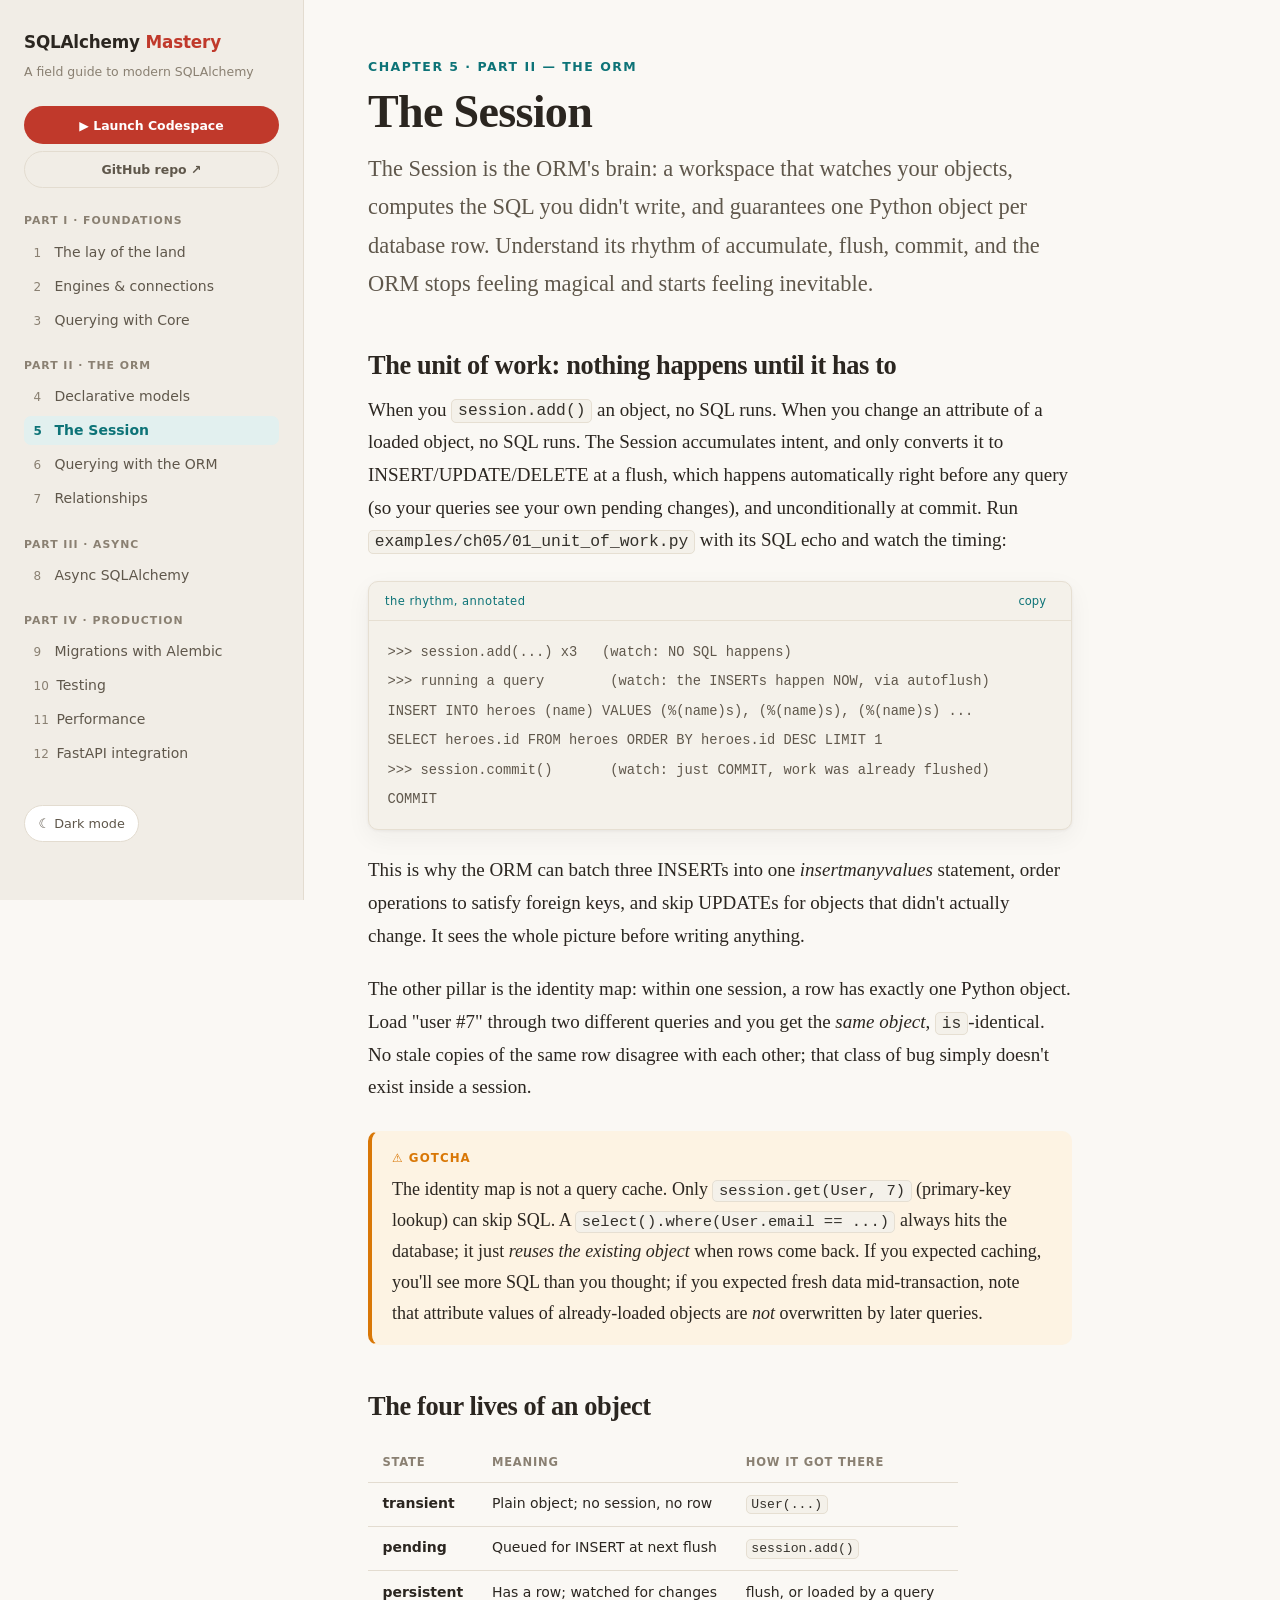
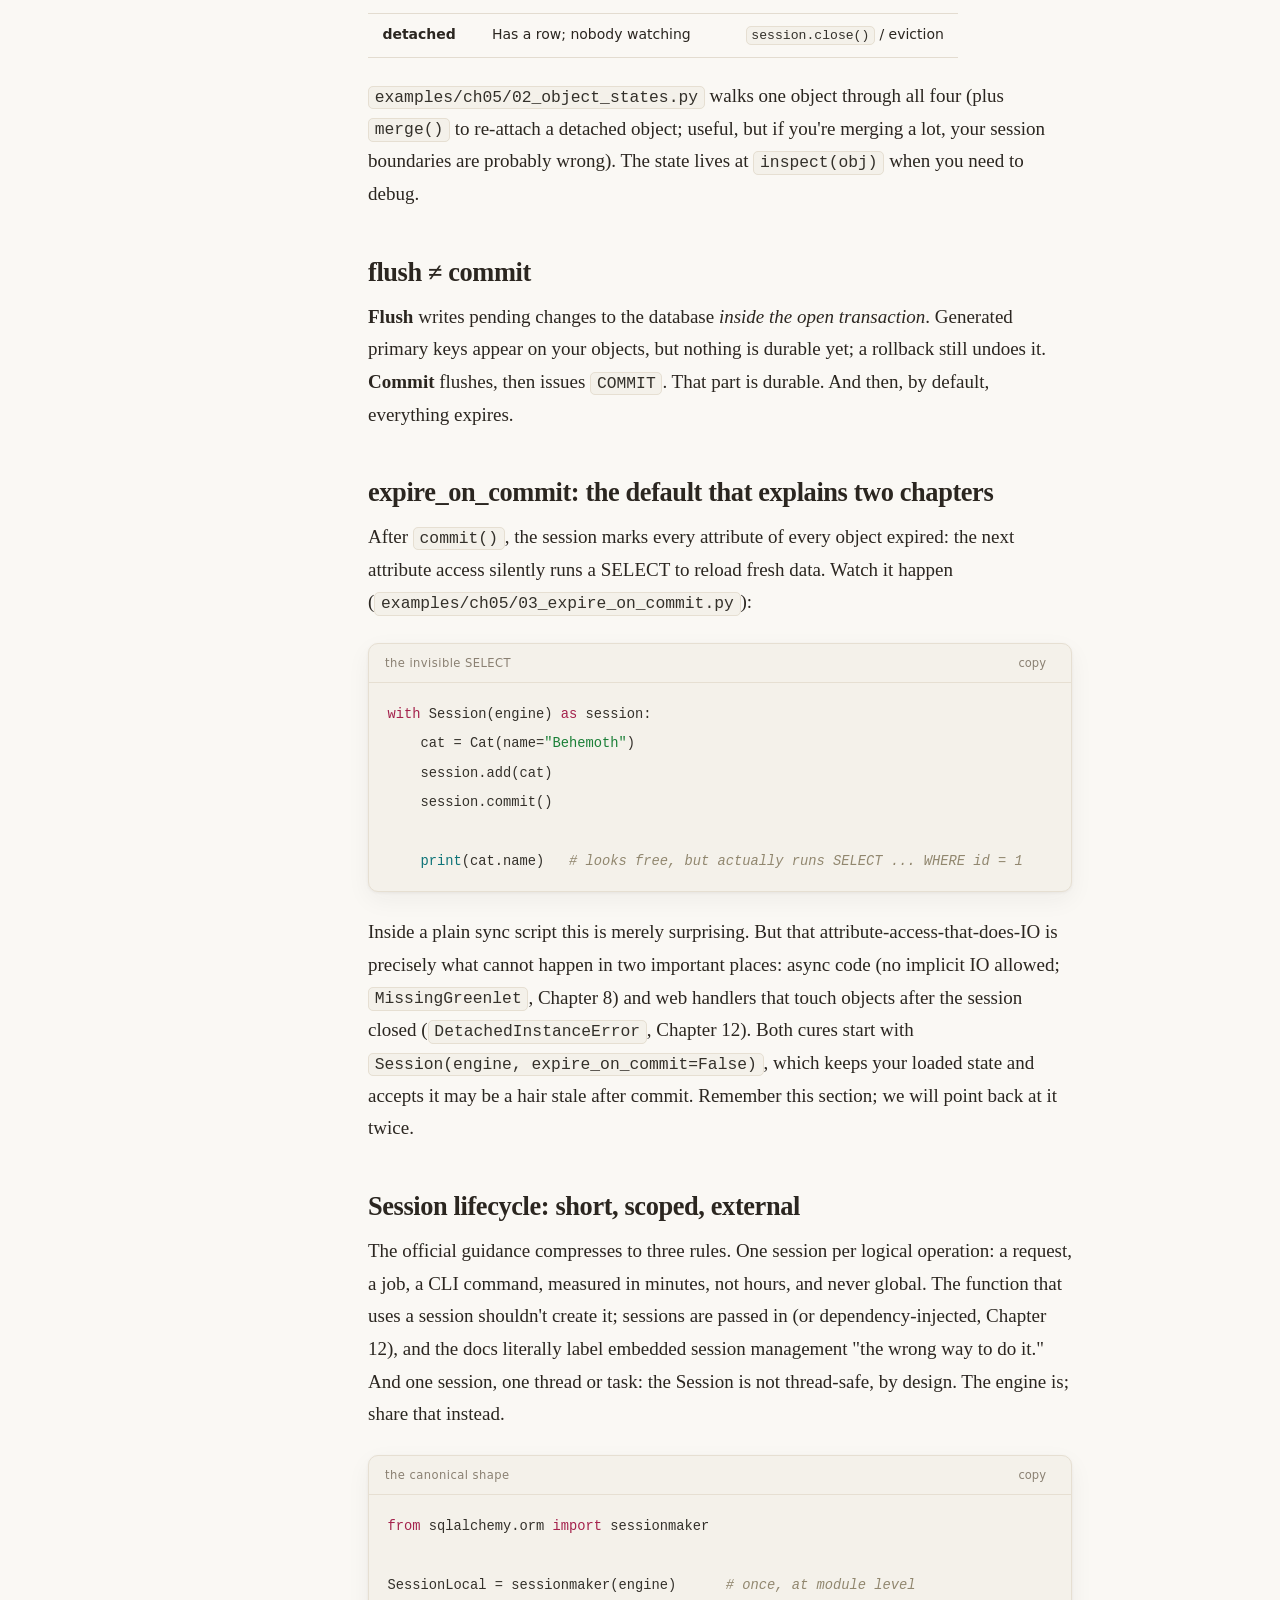
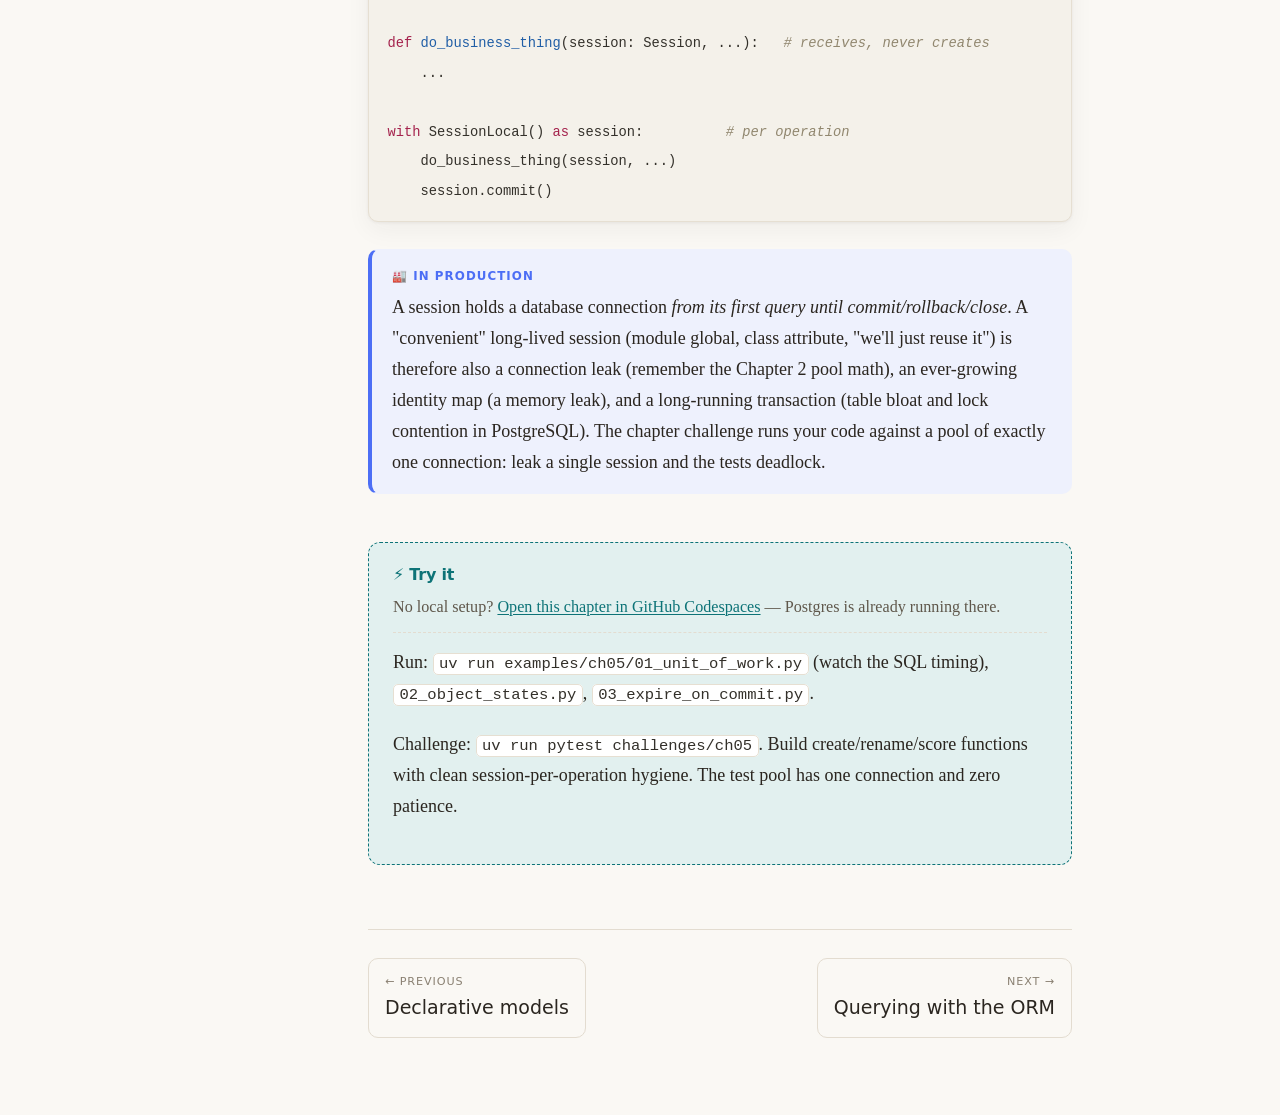
<file: book/chapters/ch05.html>
<!DOCTYPE html>
<html lang="en">
<head>
<meta charset="utf-8">
<meta name="viewport" content="width=device-width, initial-scale=1">
<title>Ch 5 · The Session — SQLAlchemy Mastery</title>
<meta name="description" content="The unit of work, the identity map, flush vs commit, and expire_on_commit. Chapter 5 of SQLAlchemy Mastery, Part II · The ORM.">
<meta name="keywords" content="SQLAlchemy, SQLAlchemy 2.0, Python ORM, SQLAlchemy tutorial, async SQLAlchemy, Alembic migrations, FastAPI, PostgreSQL, Python database">
<meta name="author" content="Adam Smith">
<meta name="robots" content="index, follow">
<link rel="canonical" href="https://adamontherun.github.io/sqlalchemy-mastery/chapters/ch05.html">

<meta property="og:type" content="article">
<meta property="og:site_name" content="SQLAlchemy Mastery">
<meta property="og:title" content="Ch 5 · The Session — SQLAlchemy Mastery">
<meta property="og:description" content="The unit of work, the identity map, flush vs commit, and expire_on_commit. Chapter 5 of SQLAlchemy Mastery, Part II · The ORM.">
<meta property="og:url" content="https://adamontherun.github.io/sqlalchemy-mastery/chapters/ch05.html">
<meta property="og:image" content="https://adamontherun.github.io/sqlalchemy-mastery/assets/screenshots/homepage.png">
<meta property="og:image:width" content="1200">
<meta property="og:image:height" content="731">

<meta name="twitter:card" content="summary_large_image">
<meta name="twitter:title" content="Ch 5 · The Session — SQLAlchemy Mastery">
<meta name="twitter:description" content="The unit of work, the identity map, flush vs commit, and expire_on_commit. Chapter 5 of SQLAlchemy Mastery, Part II · The ORM.">
<meta name="twitter:image" content="https://adamontherun.github.io/sqlalchemy-mastery/assets/screenshots/homepage.png">
<meta name="theme-color" content="#c0392b">
<script>document.documentElement.dataset.theme=localStorage.getItem("book-theme")||(matchMedia("(prefers-color-scheme: dark)").matches?"dark":"light");</script>
<link rel="stylesheet" href="../assets/style.css">
<script type="application/ld+json">
{
  "@context": "https://schema.org",
  "@type": "Chapter",
  "position": 5,
  "name": "The Session",
  "description": "The unit of work, the identity map, flush vs commit, and expire_on_commit",
  "url": "https://adamontherun.github.io/sqlalchemy-mastery/chapters/ch05.html",
  "image": "https://adamontherun.github.io/sqlalchemy-mastery/assets/screenshots/homepage.png",
  "inLanguage": "en",
  "isPartOf": {
    "@type": "Course",
    "name": "SQLAlchemy Mastery",
    "url": "https://adamontherun.github.io/sqlalchemy-mastery/"
  },
  "previousItem": "https://adamontherun.github.io/sqlalchemy-mastery/chapters/ch04.html",
  "nextItem": "https://adamontherun.github.io/sqlalchemy-mastery/chapters/ch06.html"
}
</script>
</head>
<body>
<div class="book">

  <aside class="sidebar">
    <a class="brand" href="../index.html">SQLAlchemy <span class="accent">Mastery</span></a>
    <p class="tagline">A field guide to modern SQLAlchemy</p>
    <div class="sidebar-links">
      <a class="codespace-link" href="https://codespaces.new/adamontherun/sqlalchemy-mastery" target="_blank" rel="noopener">&#9654; Launch Codespace</a>
      <a class="repo-link" href="https://github.com/adamontherun/sqlalchemy-mastery" target="_blank" rel="noopener">GitHub repo &#8599;</a>
    </div>
    <nav aria-label="Chapters">
      <p class="part-label">Part I · Foundations</p>
      <ol>
        <li><a href="ch01.html"><span class="ch-num">1</span>The lay of the land</a></li>
        <li><a href="ch02.html"><span class="ch-num">2</span>Engines &amp; connections</a></li>
        <li><a href="ch03.html"><span class="ch-num">3</span>Querying with Core</a></li>
      </ol>
      <p class="part-label">Part II · The ORM</p>
      <ol>
        <li><a href="ch04.html"><span class="ch-num">4</span>Declarative models</a></li>
        <li><a href="ch05.html" class="current"><span class="ch-num">5</span>The Session</a></li>
        <li><a href="ch06.html"><span class="ch-num">6</span>Querying with the ORM</a></li>
        <li><a href="ch07.html"><span class="ch-num">7</span>Relationships</a></li>
      </ol>
      <p class="part-label">Part III · Async</p>
      <ol>
        <li><a href="ch08.html"><span class="ch-num">8</span>Async SQLAlchemy</a></li>
      </ol>
      <p class="part-label">Part IV · Production</p>
      <ol>
        <li><a href="ch09.html"><span class="ch-num">9</span>Migrations with Alembic</a></li>
        <li><a href="ch10.html"><span class="ch-num">10</span>Testing</a></li>
        <li><a href="ch11.html"><span class="ch-num">11</span>Performance</a></li>
        <li><a href="ch12.html"><span class="ch-num">12</span>FastAPI integration</a></li>
      </ol>
    </nav>
    <button class="theme-toggle" type="button">☾ Dark mode</button>
  </aside>

  <button class="menu-btn" type="button" aria-label="Toggle chapter list">☰ Chapters</button>

  <main>
    <article>
      <p class="kicker">Chapter 5 · Part II — The ORM</p>
      <h1>The Session</h1>
      <p class="lede">
        The Session is the ORM's brain: a workspace that watches your objects,
        computes the SQL you didn't write, and guarantees one Python object per
        database row. Understand its rhythm of accumulate, flush, commit, and the
        ORM stops feeling magical and starts feeling inevitable.
      </p>

      <h2>The unit of work: nothing happens until it has to</h2>
      <p>
        When you <code>session.add()</code> an object, no SQL runs.
        When you change an attribute of a loaded object, no SQL runs.
        The Session accumulates intent, and only converts it to INSERT/UPDATE/DELETE
        at a flush, which happens automatically right before any
        query (so your queries see your own pending changes), and unconditionally
        at commit. Run <code>examples/ch05/01_unit_of_work.py</code> with its SQL
        echo and watch the timing:
      </p>
      <figure class="codeblock sql-echo">
        <figcaption class="code-label">the rhythm, annotated</figcaption>
        <pre><code class="language-text">&gt;&gt;&gt; session.add(...) x3   (watch: NO SQL happens)
&gt;&gt;&gt; running a query        (watch: the INSERTs happen NOW, via autoflush)
INSERT INTO heroes (name) VALUES (%(name)s), (%(name)s), (%(name)s) ...
SELECT heroes.id FROM heroes ORDER BY heroes.id DESC LIMIT 1
&gt;&gt;&gt; session.commit()       (watch: just COMMIT, work was already flushed)
COMMIT</code></pre>
      </figure>
      <p>
        This is why the ORM can batch three INSERTs into one
        <em>insertmanyvalues</em> statement, order operations to satisfy foreign
        keys, and skip UPDATEs for objects that didn't actually change. It sees
        the whole picture before writing anything.
      </p>
      <p>
        The other pillar is the identity map: within one session,
        a row has exactly one Python object. Load "user #7" through two different
        queries and you get the <em>same object</em>, <code>is</code>-identical.
        No stale copies of the same row disagree with each other; that class
        of bug simply doesn't exist inside a session.
      </p>

      <aside class="callout gotcha">
        <span class="callout-title">⚠ Gotcha</span>
        <p>
          The identity map is not a query cache. Only
          <code>session.get(User, 7)</code> (primary-key lookup) can skip SQL.
          A <code>select().where(User.email == ...)</code> always hits the
          database; it just <em>reuses the existing object</em> when rows come
          back. If you expected caching, you'll see more SQL than you thought;
          if you expected fresh data mid-transaction, note that attribute values
          of already-loaded objects are <em>not</em> overwritten by later queries.
        </p>
      </aside>

      <h2>The four lives of an object</h2>
      <table>
        <thead><tr><th>State</th><th>Meaning</th><th>How it got there</th></tr></thead>
        <tbody>
          <tr><td><strong>transient</strong></td><td>Plain object; no session, no row</td><td><code>User(...)</code></td></tr>
          <tr><td><strong>pending</strong></td><td>Queued for INSERT at next flush</td><td><code>session.add()</code></td></tr>
          <tr><td><strong>persistent</strong></td><td>Has a row; watched for changes</td><td>flush, or loaded by a query</td></tr>
          <tr><td><strong>detached</strong></td><td>Has a row; nobody watching</td><td><code>session.close()</code> / eviction</td></tr>
        </tbody>
      </table>
      <p>
        <code>examples/ch05/02_object_states.py</code> walks one object through all
        four (plus <code>merge()</code> to re-attach a detached object; useful,
        but if you're merging a lot, your session boundaries are probably wrong).
        The state lives at <code>inspect(obj)</code> when you need to debug.
      </p>

      <h2>flush ≠ commit</h2>
      <p>
        <strong>Flush</strong> writes pending changes to the database
        <em>inside the open transaction</em>. Generated primary keys appear on
        your objects, but nothing is durable yet; a rollback still undoes it.
        <strong>Commit</strong> flushes, then issues <code>COMMIT</code>. That part
        is durable. And then, by default, everything expires.
      </p>

      <h2>expire_on_commit: the default that explains two chapters</h2>
      <p>
        After <code>commit()</code>, the session marks every attribute of every
        object expired: the next attribute access silently runs a
        SELECT to reload fresh data. Watch it happen
        (<code>examples/ch05/03_expire_on_commit.py</code>):
      </p>
      <figure class="codeblock">
        <figcaption class="code-label">the invisible SELECT</figcaption>
        <pre><code class="language-python">with Session(engine) as session:
    cat = Cat(name="Behemoth")
    session.add(cat)
    session.commit()

    print(cat.name)   # looks free, but actually runs SELECT ... WHERE id = 1</code></pre>
      </figure>
      <p>
        Inside a plain sync script this is merely surprising. But that
        attribute-access-that-does-IO is precisely what cannot happen in
        two important places: async code (no implicit IO allowed;
        <code>MissingGreenlet</code>, Chapter 8) and web handlers
        that touch objects after the session closed
        (<code>DetachedInstanceError</code>, Chapter 12). Both cures start with
        <code>Session(engine, expire_on_commit=False)</code>, which keeps your loaded
        state and accepts it may be a hair stale after commit. Remember this section;
        we will point back at it twice.
      </p>

      <h2>Session lifecycle: short, scoped, external</h2>
      <p>The official guidance compresses to three rules. One session per logical
        operation: a request, a job, a CLI command, measured in minutes, not
        hours, and never global. The function that uses a session shouldn't
        create it; sessions are passed in (or dependency-injected, Chapter 12),
        and the docs literally label embedded session management "the wrong way
        to do it." And one session, one thread or task: the Session is not
        thread-safe, by design. The engine is; share that instead.</p>
      <figure class="codeblock">
        <figcaption class="code-label">the canonical shape</figcaption>
        <pre><code class="language-python">from sqlalchemy.orm import sessionmaker

SessionLocal = sessionmaker(engine)      # once, at module level

def do_business_thing(session: Session, ...):   # receives, never creates
    ...

with SessionLocal() as session:          # per operation
    do_business_thing(session, ...)
    session.commit()</code></pre>
      </figure>

      <aside class="callout production">
        <span class="callout-title">🏭 In production</span>
        <p>
          A session holds a database connection <em>from its first query until
          commit/rollback/close</em>. A "convenient" long-lived session (module
          global, class attribute, "we'll just reuse it") is therefore also a
          connection leak (remember the Chapter 2 pool math), an
          ever-growing identity map (a memory leak), and a long-running
          transaction (table bloat and lock contention in PostgreSQL). The
          chapter challenge runs your code against a pool of exactly one
          connection: leak a single session and the tests deadlock.
        </p>
      </aside>

      <div class="tryit">
        <h3>⚡ Try it</h3>
        <p class="tryit-env">
          No local setup? <a href="https://codespaces.new/adamontherun/sqlalchemy-mastery" target="_blank" rel="noopener">Open this chapter in GitHub Codespaces</a> — Postgres is already running there.
        </p>
        <p>
          Run: <code>uv run examples/ch05/01_unit_of_work.py</code> (watch the SQL
          timing), <code>02_object_states.py</code>, <code>03_expire_on_commit.py</code>.
        </p>
        <p>
          Challenge: <code>uv run pytest challenges/ch05</code>. Build
          create/rename/score functions with clean session-per-operation
          hygiene. The test pool has one connection and zero patience.
        </p>
      </div>

      <nav class="chapter-nav">
        <a href="ch04.html"><span class="dir">← Previous</span>Declarative models</a>
        <a class="next" href="ch06.html"><span class="dir">Next →</span>Querying with the ORM</a>
      </nav>
    </article>
  </main>
</div>
<script src="../assets/vendor/highlight.min.js"></script>
<script src="../assets/book.js"></script>
</body>
</html>
</file>
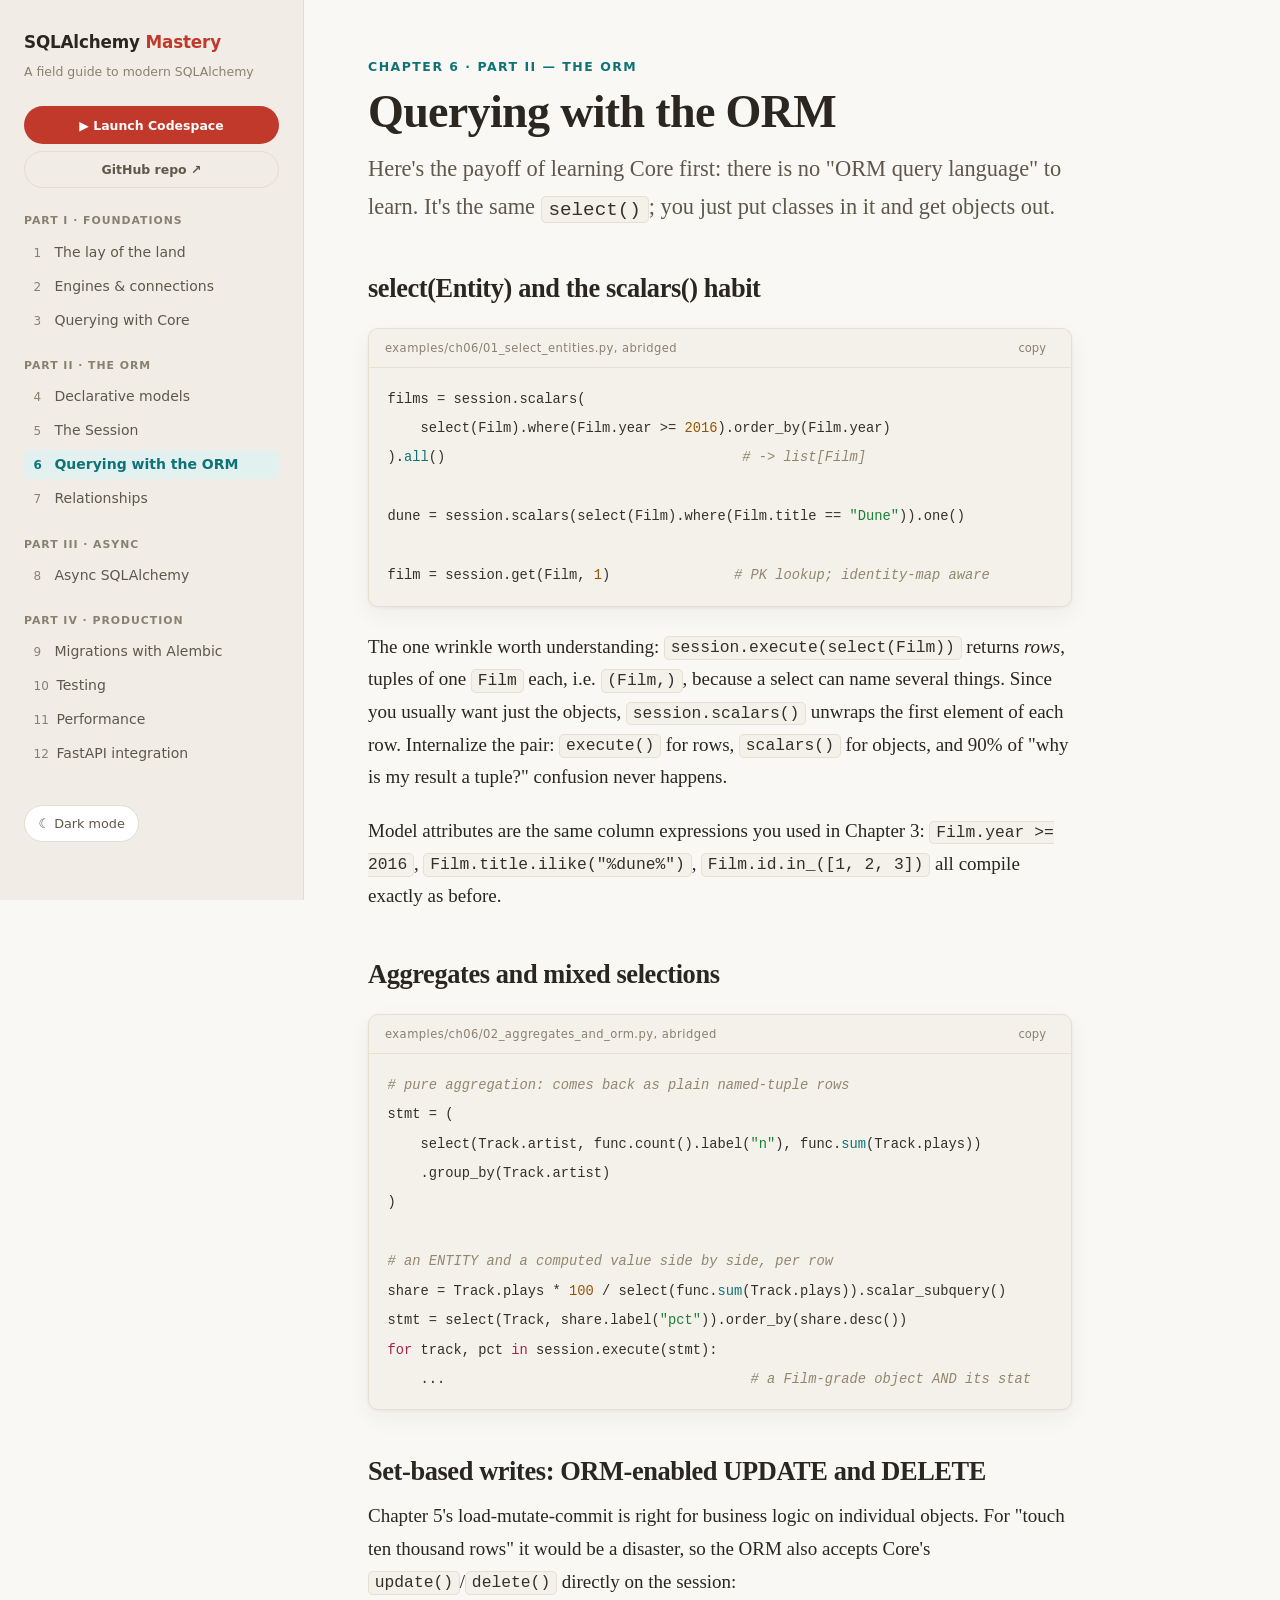
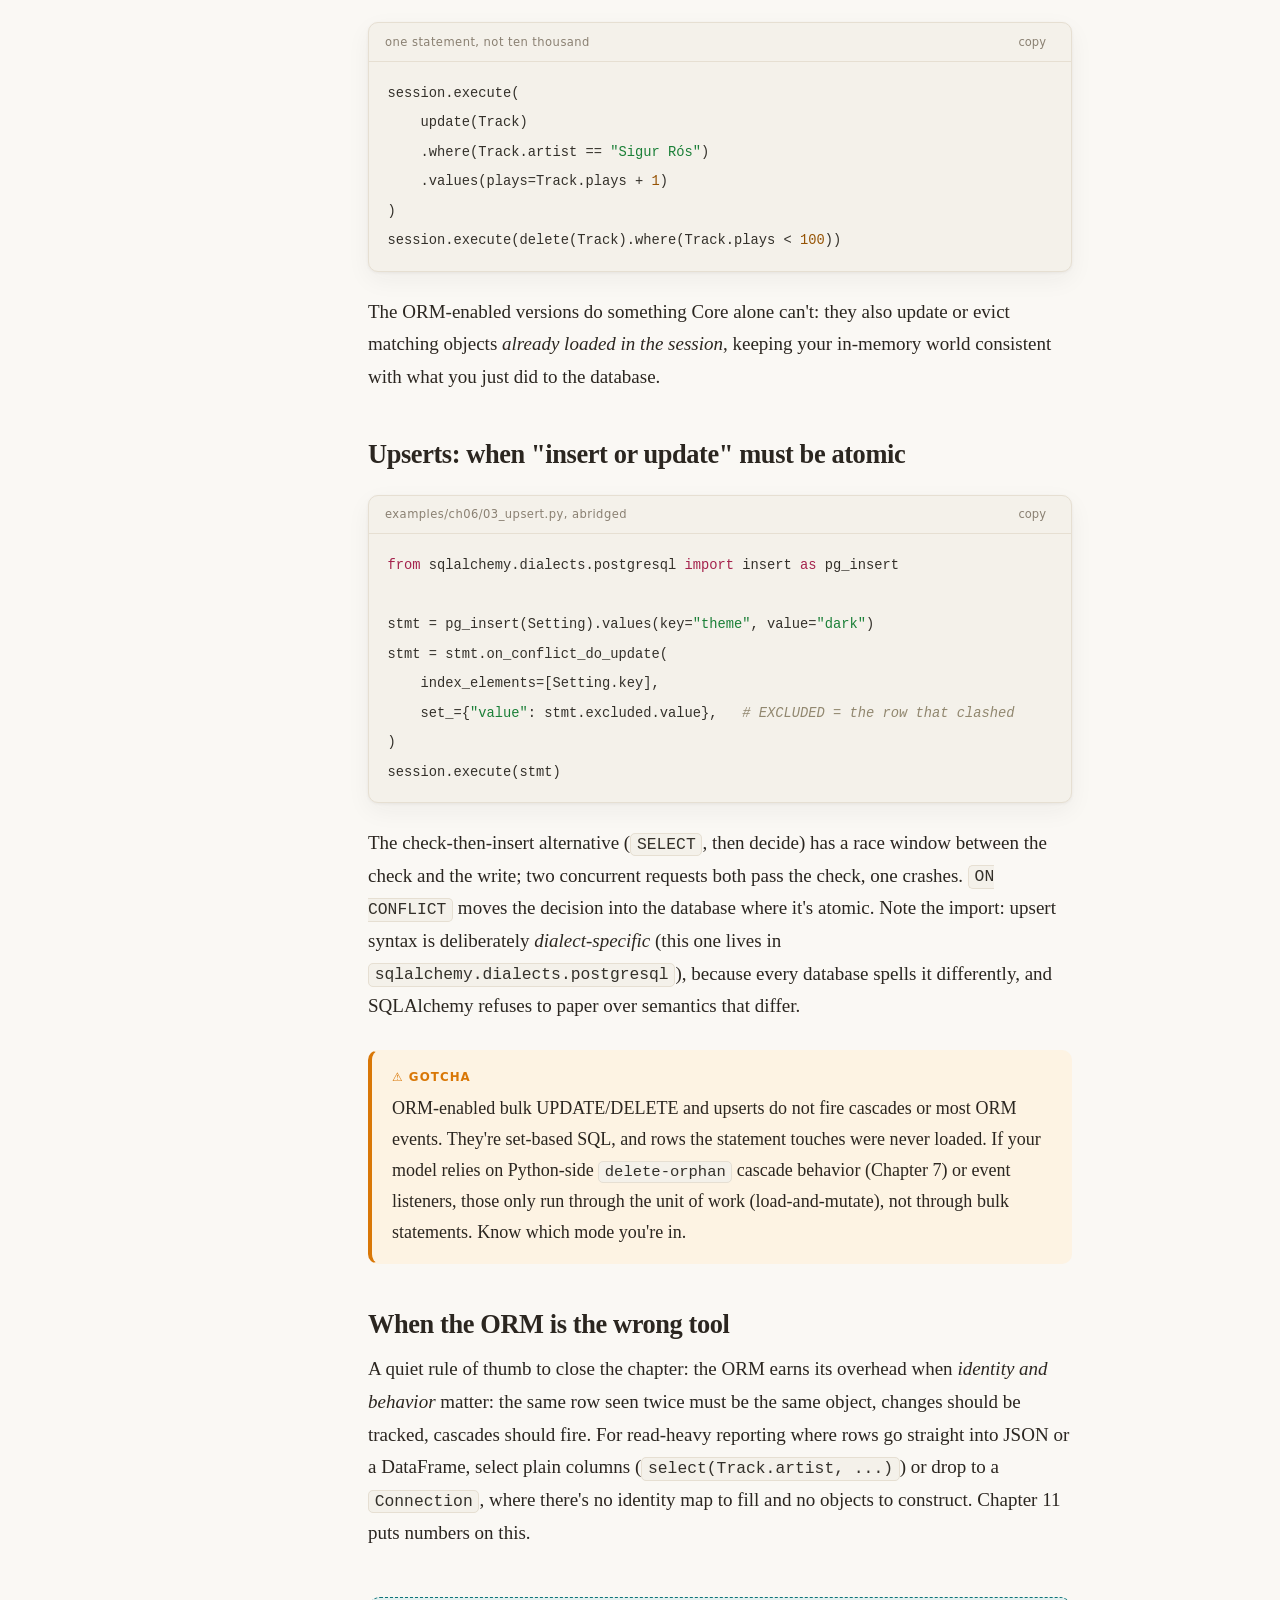
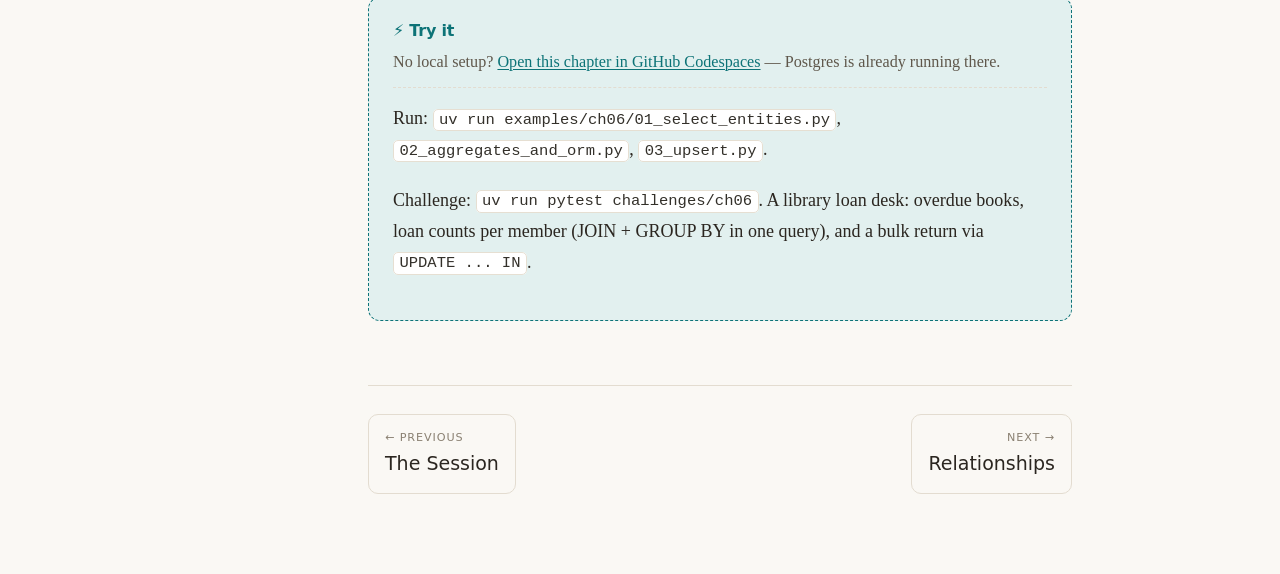
<file: book/chapters/ch06.html>
<!DOCTYPE html>
<html lang="en">
<head>
<meta charset="utf-8">
<meta name="viewport" content="width=device-width, initial-scale=1">
<title>Ch 6 · Querying with the ORM — SQLAlchemy Mastery</title>
<meta name="description" content="select() with entities, scalars(), joins, aggregates, and upserts. Chapter 6 of SQLAlchemy Mastery, Part II · The ORM.">
<meta name="keywords" content="SQLAlchemy, SQLAlchemy 2.0, Python ORM, SQLAlchemy tutorial, async SQLAlchemy, Alembic migrations, FastAPI, PostgreSQL, Python database">
<meta name="author" content="Adam Smith">
<meta name="robots" content="index, follow">
<link rel="canonical" href="https://adamontherun.github.io/sqlalchemy-mastery/chapters/ch06.html">

<meta property="og:type" content="article">
<meta property="og:site_name" content="SQLAlchemy Mastery">
<meta property="og:title" content="Ch 6 · Querying with the ORM — SQLAlchemy Mastery">
<meta property="og:description" content="select() with entities, scalars(), joins, aggregates, and upserts. Chapter 6 of SQLAlchemy Mastery, Part II · The ORM.">
<meta property="og:url" content="https://adamontherun.github.io/sqlalchemy-mastery/chapters/ch06.html">
<meta property="og:image" content="https://adamontherun.github.io/sqlalchemy-mastery/assets/screenshots/homepage.png">
<meta property="og:image:width" content="1200">
<meta property="og:image:height" content="731">

<meta name="twitter:card" content="summary_large_image">
<meta name="twitter:title" content="Ch 6 · Querying with the ORM — SQLAlchemy Mastery">
<meta name="twitter:description" content="select() with entities, scalars(), joins, aggregates, and upserts. Chapter 6 of SQLAlchemy Mastery, Part II · The ORM.">
<meta name="twitter:image" content="https://adamontherun.github.io/sqlalchemy-mastery/assets/screenshots/homepage.png">
<meta name="theme-color" content="#c0392b">
<script>document.documentElement.dataset.theme=localStorage.getItem("book-theme")||(matchMedia("(prefers-color-scheme: dark)").matches?"dark":"light");</script>
<link rel="stylesheet" href="../assets/style.css">
<script type="application/ld+json">
{
  "@context": "https://schema.org",
  "@type": "Chapter",
  "position": 6,
  "name": "Querying with the ORM",
  "description": "select() with entities, scalars(), joins, aggregates, and upserts",
  "url": "https://adamontherun.github.io/sqlalchemy-mastery/chapters/ch06.html",
  "image": "https://adamontherun.github.io/sqlalchemy-mastery/assets/screenshots/homepage.png",
  "inLanguage": "en",
  "isPartOf": {
    "@type": "Course",
    "name": "SQLAlchemy Mastery",
    "url": "https://adamontherun.github.io/sqlalchemy-mastery/"
  },
  "previousItem": "https://adamontherun.github.io/sqlalchemy-mastery/chapters/ch05.html",
  "nextItem": "https://adamontherun.github.io/sqlalchemy-mastery/chapters/ch07.html"
}
</script>
</head>
<body>
<div class="book">

  <aside class="sidebar">
    <a class="brand" href="../index.html">SQLAlchemy <span class="accent">Mastery</span></a>
    <p class="tagline">A field guide to modern SQLAlchemy</p>
    <div class="sidebar-links">
      <a class="codespace-link" href="https://codespaces.new/adamontherun/sqlalchemy-mastery" target="_blank" rel="noopener">&#9654; Launch Codespace</a>
      <a class="repo-link" href="https://github.com/adamontherun/sqlalchemy-mastery" target="_blank" rel="noopener">GitHub repo &#8599;</a>
    </div>
    <nav aria-label="Chapters">
      <p class="part-label">Part I · Foundations</p>
      <ol>
        <li><a href="ch01.html"><span class="ch-num">1</span>The lay of the land</a></li>
        <li><a href="ch02.html"><span class="ch-num">2</span>Engines &amp; connections</a></li>
        <li><a href="ch03.html"><span class="ch-num">3</span>Querying with Core</a></li>
      </ol>
      <p class="part-label">Part II · The ORM</p>
      <ol>
        <li><a href="ch04.html"><span class="ch-num">4</span>Declarative models</a></li>
        <li><a href="ch05.html"><span class="ch-num">5</span>The Session</a></li>
        <li><a href="ch06.html" class="current"><span class="ch-num">6</span>Querying with the ORM</a></li>
        <li><a href="ch07.html"><span class="ch-num">7</span>Relationships</a></li>
      </ol>
      <p class="part-label">Part III · Async</p>
      <ol>
        <li><a href="ch08.html"><span class="ch-num">8</span>Async SQLAlchemy</a></li>
      </ol>
      <p class="part-label">Part IV · Production</p>
      <ol>
        <li><a href="ch09.html"><span class="ch-num">9</span>Migrations with Alembic</a></li>
        <li><a href="ch10.html"><span class="ch-num">10</span>Testing</a></li>
        <li><a href="ch11.html"><span class="ch-num">11</span>Performance</a></li>
        <li><a href="ch12.html"><span class="ch-num">12</span>FastAPI integration</a></li>
      </ol>
    </nav>
    <button class="theme-toggle" type="button">☾ Dark mode</button>
  </aside>

  <button class="menu-btn" type="button" aria-label="Toggle chapter list">☰ Chapters</button>

  <main>
    <article>
      <p class="kicker">Chapter 6 · Part II — The ORM</p>
      <h1>Querying with the ORM</h1>
      <p class="lede">
        Here's the payoff of learning Core first: there is no "ORM query language"
        to learn. It's the same <code>select()</code>; you just put classes in it
        and get objects out.
      </p>

      <h2>select(Entity) and the scalars() habit</h2>
      <figure class="codeblock">
        <figcaption class="code-label">examples/ch06/01_select_entities.py, abridged</figcaption>
        <pre><code class="language-python">films = session.scalars(
    select(Film).where(Film.year &gt;= 2016).order_by(Film.year)
).all()                                    # -&gt; list[Film]

dune = session.scalars(select(Film).where(Film.title == "Dune")).one()

film = session.get(Film, 1)               # PK lookup; identity-map aware</code></pre>
      </figure>
      <p>
        The one wrinkle worth understanding: <code>session.execute(select(Film))</code>
        returns <em>rows</em>, tuples of one <code>Film</code> each, i.e.
        <code>(Film,)</code>, because a select can name several things. Since you
        usually want just the objects, <code>session.scalars()</code> unwraps the
        first element of each row. Internalize the pair: <code>execute()</code> for
        rows, <code>scalars()</code> for objects, and 90% of "why is my result a
        tuple?" confusion never happens.
      </p>
      <p>
        Model attributes are the same column expressions you used in Chapter 3:
        <code>Film.year &gt;= 2016</code>, <code>Film.title.ilike("%dune%")</code>,
        <code>Film.id.in_([1, 2, 3])</code> all compile exactly as before.
      </p>

      <h2>Aggregates and mixed selections</h2>
      <figure class="codeblock">
        <figcaption class="code-label">examples/ch06/02_aggregates_and_orm.py, abridged</figcaption>
        <pre><code class="language-python"># pure aggregation: comes back as plain named-tuple rows
stmt = (
    select(Track.artist, func.count().label("n"), func.sum(Track.plays))
    .group_by(Track.artist)
)

# an ENTITY and a computed value side by side, per row
share = Track.plays * 100 / select(func.sum(Track.plays)).scalar_subquery()
stmt = select(Track, share.label("pct")).order_by(share.desc())
for track, pct in session.execute(stmt):
    ...                                     # a Film-grade object AND its stat</code></pre>
      </figure>

      <h2>Set-based writes: ORM-enabled UPDATE and DELETE</h2>
      <p>
        Chapter 5's load-mutate-commit is right for business logic on individual
        objects. For "touch ten thousand rows" it would be a disaster, so the
        ORM also accepts Core's <code>update()</code>/<code>delete()</code>
        directly on the session:
      </p>
      <figure class="codeblock">
        <figcaption class="code-label">one statement, not ten thousand</figcaption>
        <pre><code class="language-python">session.execute(
    update(Track)
    .where(Track.artist == "Sigur Rós")
    .values(plays=Track.plays + 1)
)
session.execute(delete(Track).where(Track.plays &lt; 100))</code></pre>
      </figure>
      <p>
        The ORM-enabled versions do something Core alone can't: they also update
        or evict matching objects <em>already loaded in the session</em>, keeping
        your in-memory world consistent with what you just did to the database.
      </p>

      <h2>Upserts: when "insert or update" must be atomic</h2>
      <figure class="codeblock">
        <figcaption class="code-label">examples/ch06/03_upsert.py, abridged</figcaption>
        <pre><code class="language-python">from sqlalchemy.dialects.postgresql import insert as pg_insert

stmt = pg_insert(Setting).values(key="theme", value="dark")
stmt = stmt.on_conflict_do_update(
    index_elements=[Setting.key],
    set_={"value": stmt.excluded.value},   # EXCLUDED = the row that clashed
)
session.execute(stmt)</code></pre>
      </figure>
      <p>
        The check-then-insert alternative (<code>SELECT</code>, then decide) has a
        race window between the check and the write; two concurrent requests both
        pass the check, one crashes. <code>ON CONFLICT</code> moves the decision
        into the database where it's atomic. Note the import: upsert syntax is
        deliberately <em>dialect-specific</em> (this one lives in
        <code>sqlalchemy.dialects.postgresql</code>), because every database
        spells it differently, and SQLAlchemy refuses to paper over semantics
        that differ.
      </p>

      <aside class="callout gotcha">
        <span class="callout-title">⚠ Gotcha</span>
        <p>
          ORM-enabled bulk UPDATE/DELETE and upserts do not fire
          cascades or most ORM events. They're set-based SQL, and rows
          the statement touches were never loaded. If your model relies on
          Python-side <code>delete-orphan</code> cascade behavior (Chapter 7) or
          event listeners, those only run through the unit of work
          (load-and-mutate), not through bulk statements. Know which mode
          you're in.
        </p>
      </aside>

      <h2>When the ORM is the wrong tool</h2>
      <p>
        A quiet rule of thumb to close the chapter: the ORM earns its overhead
        when <em>identity and behavior</em> matter: the same row seen twice must
        be the same object, changes should be tracked, cascades should fire. For
        read-heavy reporting where rows go straight into JSON or a DataFrame,
        select plain columns (<code>select(Track.artist, ...)</code>) or drop to a
        <code>Connection</code>, where there's no identity map to fill and no
        objects to construct. Chapter 11 puts numbers on this.
      </p>

      <div class="tryit">
        <h3>⚡ Try it</h3>
        <p class="tryit-env">
          No local setup? <a href="https://codespaces.new/adamontherun/sqlalchemy-mastery" target="_blank" rel="noopener">Open this chapter in GitHub Codespaces</a> — Postgres is already running there.
        </p>
        <p>
          Run: <code>uv run examples/ch06/01_select_entities.py</code>,
          <code>02_aggregates_and_orm.py</code>, <code>03_upsert.py</code>.
        </p>
        <p>
          Challenge: <code>uv run pytest challenges/ch06</code>. A library loan
          desk: overdue books, loan counts per member (JOIN + GROUP BY in one
          query), and a bulk return via <code>UPDATE ... IN</code>.
        </p>
      </div>

      <nav class="chapter-nav">
        <a href="ch05.html"><span class="dir">← Previous</span>The Session</a>
        <a class="next" href="ch07.html"><span class="dir">Next →</span>Relationships</a>
      </nav>
    </article>
  </main>
</div>
<script src="../assets/vendor/highlight.min.js"></script>
<script src="../assets/book.js"></script>
</body>
</html>
</file>
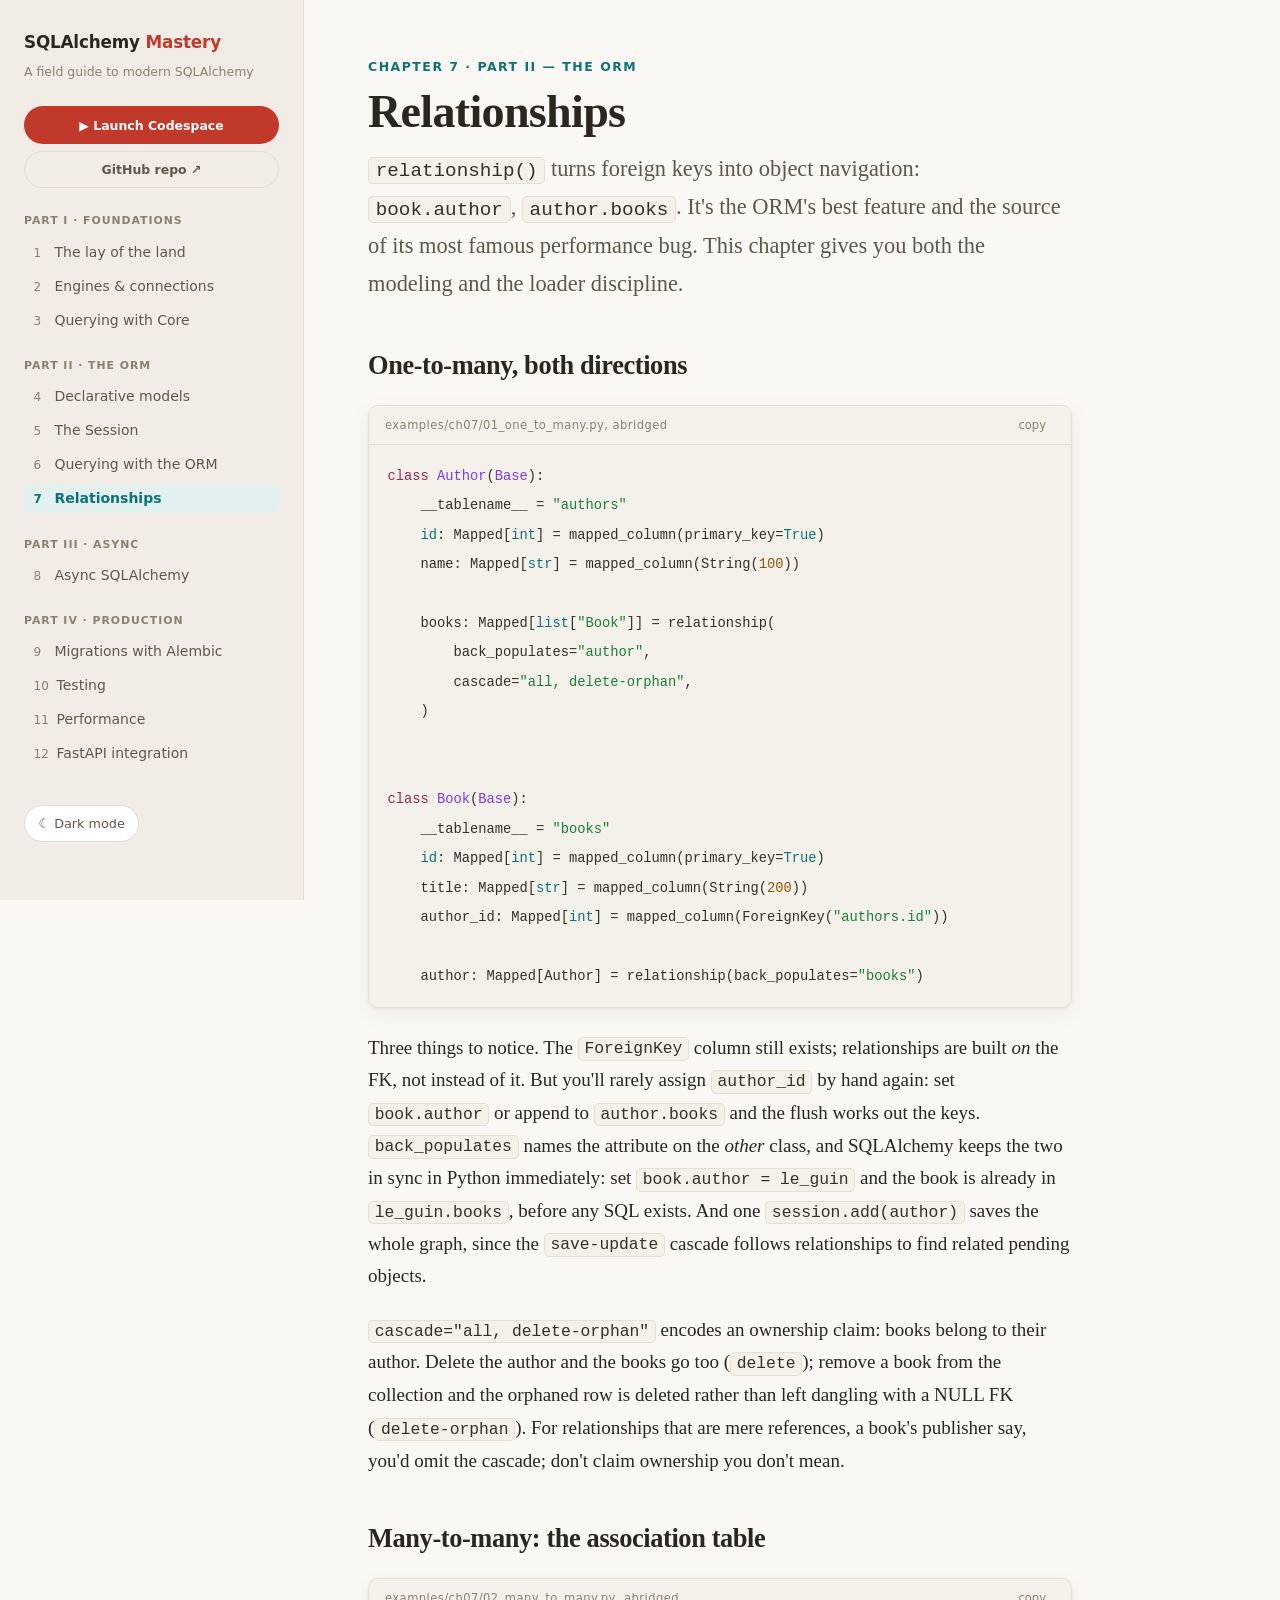
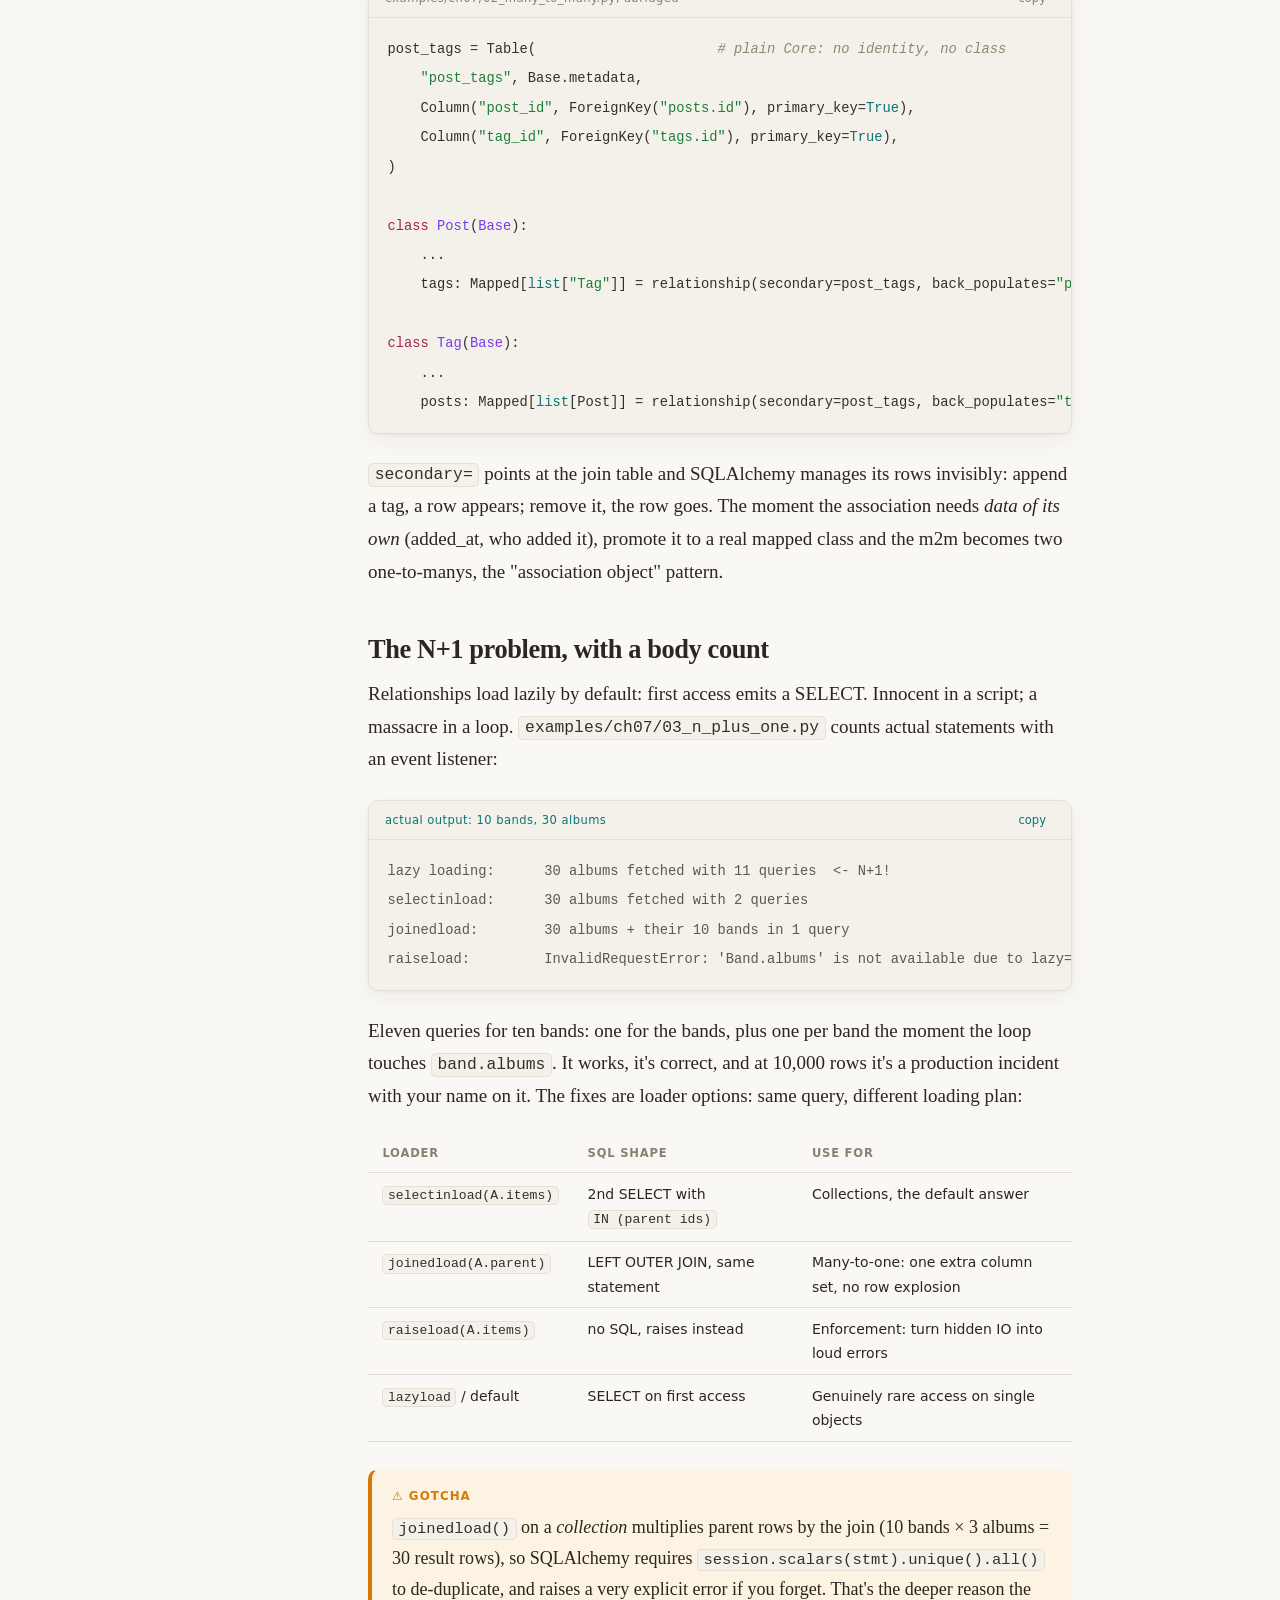
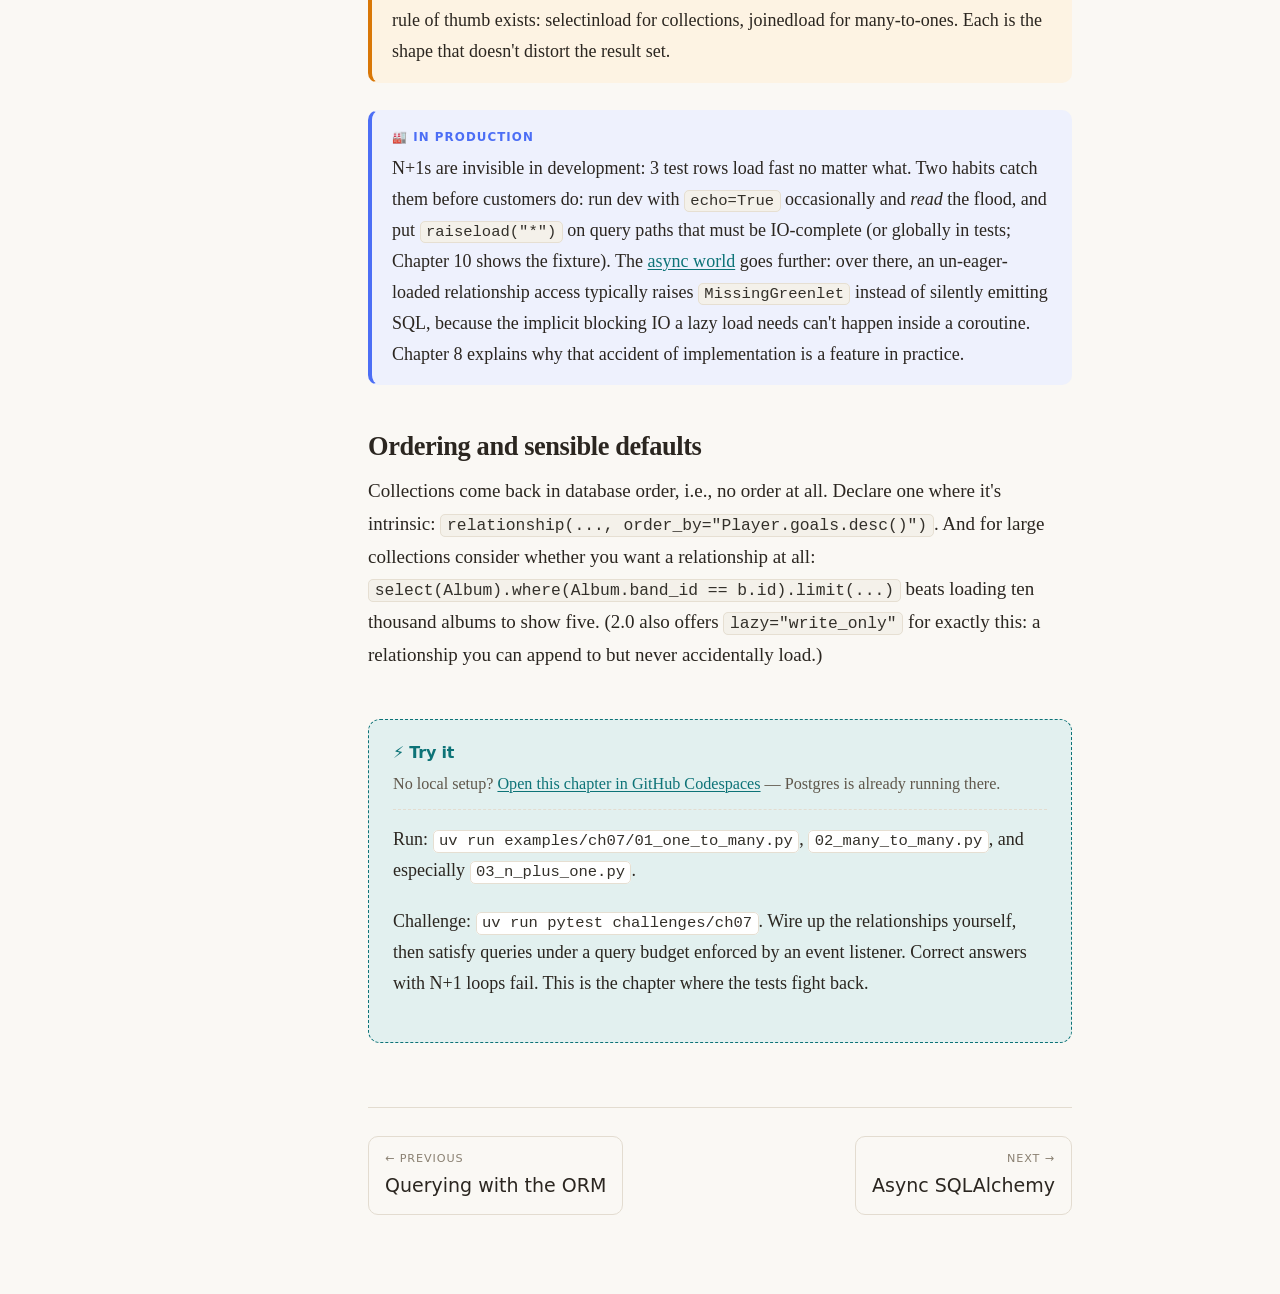
<file: book/chapters/ch07.html>
<!DOCTYPE html>
<html lang="en">
<head>
<meta charset="utf-8">
<meta name="viewport" content="width=device-width, initial-scale=1">
<title>Ch 7 · Relationships — SQLAlchemy Mastery</title>
<meta name="description" content="One-to-many, many-to-many, loader strategies, and hunting the N+1 problem. Chapter 7 of SQLAlchemy Mastery, Part II · The ORM.">
<meta name="keywords" content="SQLAlchemy, SQLAlchemy 2.0, Python ORM, SQLAlchemy tutorial, async SQLAlchemy, Alembic migrations, FastAPI, PostgreSQL, Python database">
<meta name="author" content="Adam Smith">
<meta name="robots" content="index, follow">
<link rel="canonical" href="https://adamontherun.github.io/sqlalchemy-mastery/chapters/ch07.html">

<meta property="og:type" content="article">
<meta property="og:site_name" content="SQLAlchemy Mastery">
<meta property="og:title" content="Ch 7 · Relationships — SQLAlchemy Mastery">
<meta property="og:description" content="One-to-many, many-to-many, loader strategies, and hunting the N+1 problem. Chapter 7 of SQLAlchemy Mastery, Part II · The ORM.">
<meta property="og:url" content="https://adamontherun.github.io/sqlalchemy-mastery/chapters/ch07.html">
<meta property="og:image" content="https://adamontherun.github.io/sqlalchemy-mastery/assets/screenshots/homepage.png">
<meta property="og:image:width" content="1200">
<meta property="og:image:height" content="731">

<meta name="twitter:card" content="summary_large_image">
<meta name="twitter:title" content="Ch 7 · Relationships — SQLAlchemy Mastery">
<meta name="twitter:description" content="One-to-many, many-to-many, loader strategies, and hunting the N+1 problem. Chapter 7 of SQLAlchemy Mastery, Part II · The ORM.">
<meta name="twitter:image" content="https://adamontherun.github.io/sqlalchemy-mastery/assets/screenshots/homepage.png">
<meta name="theme-color" content="#c0392b">
<script>document.documentElement.dataset.theme=localStorage.getItem("book-theme")||(matchMedia("(prefers-color-scheme: dark)").matches?"dark":"light");</script>
<link rel="stylesheet" href="../assets/style.css">
<script type="application/ld+json">
{
  "@context": "https://schema.org",
  "@type": "Chapter",
  "position": 7,
  "name": "Relationships",
  "description": "One-to-many, many-to-many, loader strategies, and hunting the N+1 problem",
  "url": "https://adamontherun.github.io/sqlalchemy-mastery/chapters/ch07.html",
  "image": "https://adamontherun.github.io/sqlalchemy-mastery/assets/screenshots/homepage.png",
  "inLanguage": "en",
  "isPartOf": {
    "@type": "Course",
    "name": "SQLAlchemy Mastery",
    "url": "https://adamontherun.github.io/sqlalchemy-mastery/"
  },
  "previousItem": "https://adamontherun.github.io/sqlalchemy-mastery/chapters/ch06.html",
  "nextItem": "https://adamontherun.github.io/sqlalchemy-mastery/chapters/ch08.html"
}
</script>
</head>
<body>
<div class="book">

  <aside class="sidebar">
    <a class="brand" href="../index.html">SQLAlchemy <span class="accent">Mastery</span></a>
    <p class="tagline">A field guide to modern SQLAlchemy</p>
    <div class="sidebar-links">
      <a class="codespace-link" href="https://codespaces.new/adamontherun/sqlalchemy-mastery" target="_blank" rel="noopener">&#9654; Launch Codespace</a>
      <a class="repo-link" href="https://github.com/adamontherun/sqlalchemy-mastery" target="_blank" rel="noopener">GitHub repo &#8599;</a>
    </div>
    <nav aria-label="Chapters">
      <p class="part-label">Part I · Foundations</p>
      <ol>
        <li><a href="ch01.html"><span class="ch-num">1</span>The lay of the land</a></li>
        <li><a href="ch02.html"><span class="ch-num">2</span>Engines &amp; connections</a></li>
        <li><a href="ch03.html"><span class="ch-num">3</span>Querying with Core</a></li>
      </ol>
      <p class="part-label">Part II · The ORM</p>
      <ol>
        <li><a href="ch04.html"><span class="ch-num">4</span>Declarative models</a></li>
        <li><a href="ch05.html"><span class="ch-num">5</span>The Session</a></li>
        <li><a href="ch06.html"><span class="ch-num">6</span>Querying with the ORM</a></li>
        <li><a href="ch07.html" class="current"><span class="ch-num">7</span>Relationships</a></li>
      </ol>
      <p class="part-label">Part III · Async</p>
      <ol>
        <li><a href="ch08.html"><span class="ch-num">8</span>Async SQLAlchemy</a></li>
      </ol>
      <p class="part-label">Part IV · Production</p>
      <ol>
        <li><a href="ch09.html"><span class="ch-num">9</span>Migrations with Alembic</a></li>
        <li><a href="ch10.html"><span class="ch-num">10</span>Testing</a></li>
        <li><a href="ch11.html"><span class="ch-num">11</span>Performance</a></li>
        <li><a href="ch12.html"><span class="ch-num">12</span>FastAPI integration</a></li>
      </ol>
    </nav>
    <button class="theme-toggle" type="button">☾ Dark mode</button>
  </aside>

  <button class="menu-btn" type="button" aria-label="Toggle chapter list">☰ Chapters</button>

  <main>
    <article>
      <p class="kicker">Chapter 7 · Part II — The ORM</p>
      <h1>Relationships</h1>
      <p class="lede">
        <code>relationship()</code> turns foreign keys into object navigation:
        <code>book.author</code>, <code>author.books</code>. It's the ORM's best
        feature and the source of its most famous performance bug. This chapter
        gives you both the modeling and the loader discipline.
      </p>

      <h2>One-to-many, both directions</h2>
      <figure class="codeblock">
        <figcaption class="code-label">examples/ch07/01_one_to_many.py, abridged</figcaption>
        <pre><code class="language-python">class Author(Base):
    __tablename__ = "authors"
    id: Mapped[int] = mapped_column(primary_key=True)
    name: Mapped[str] = mapped_column(String(100))

    books: Mapped[list["Book"]] = relationship(
        back_populates="author",
        cascade="all, delete-orphan",
    )


class Book(Base):
    __tablename__ = "books"
    id: Mapped[int] = mapped_column(primary_key=True)
    title: Mapped[str] = mapped_column(String(200))
    author_id: Mapped[int] = mapped_column(ForeignKey("authors.id"))

    author: Mapped[Author] = relationship(back_populates="books")</code></pre>
      </figure>
      <p>Three things to notice. The <code>ForeignKey</code> column still exists;
        relationships are built <em>on</em> the FK, not instead of it. But you'll
        rarely assign <code>author_id</code> by hand again: set
        <code>book.author</code> or append to <code>author.books</code> and the
        flush works out the keys. <code>back_populates</code> names the attribute
        on the <em>other</em> class, and SQLAlchemy keeps the two in sync in
        Python immediately: set <code>book.author = le_guin</code> and the book
        is already in <code>le_guin.books</code>, before any SQL exists. And one
        <code>session.add(author)</code> saves the whole graph, since the
        <code>save-update</code> cascade follows relationships to find related
        pending objects.</p>
      <p>
        <code>cascade="all, delete-orphan"</code> encodes an ownership claim:
        books belong to their author. Delete the author and the books go too
        (<code>delete</code>); remove a book from the collection and the
        orphaned row is deleted rather than left dangling with a NULL FK
        (<code>delete-orphan</code>). For relationships that are mere references,
        a book's publisher say, you'd omit the cascade; don't claim
        ownership you don't mean.
      </p>

      <h2>Many-to-many: the association table</h2>
      <figure class="codeblock">
        <figcaption class="code-label">examples/ch07/02_many_to_many.py, abridged</figcaption>
        <pre><code class="language-python">post_tags = Table(                      # plain Core: no identity, no class
    "post_tags", Base.metadata,
    Column("post_id", ForeignKey("posts.id"), primary_key=True),
    Column("tag_id", ForeignKey("tags.id"), primary_key=True),
)

class Post(Base):
    ...
    tags: Mapped[list["Tag"]] = relationship(secondary=post_tags, back_populates="posts")

class Tag(Base):
    ...
    posts: Mapped[list[Post]] = relationship(secondary=post_tags, back_populates="tags")</code></pre>
      </figure>
      <p>
        <code>secondary=</code> points at the join table and SQLAlchemy manages its
        rows invisibly: append a tag, a row appears; remove it, the row goes.
        The moment the association needs <em>data of its own</em> (added_at, who
        added it), promote it to a real mapped class and the m2m becomes two
        one-to-manys, the "association object" pattern.
      </p>

      <h2>The N+1 problem, with a body count</h2>
      <p>
        Relationships load lazily by default: first access emits a
        SELECT. Innocent in a script; a massacre in a loop.
        <code>examples/ch07/03_n_plus_one.py</code> counts actual statements with
        an event listener:
      </p>
      <figure class="codeblock sql-echo">
        <figcaption class="code-label">actual output: 10 bands, 30 albums</figcaption>
        <pre><code class="language-text">lazy loading:      30 albums fetched with 11 queries  &lt;- N+1!
selectinload:      30 albums fetched with 2 queries
joinedload:        30 albums + their 10 bands in 1 query
raiseload:         InvalidRequestError: 'Band.albums' is not available due to lazy='raise'</code></pre>
      </figure>
      <p>
        Eleven queries for ten bands: one for the bands, plus one per band the
        moment the loop touches <code>band.albums</code>. It works, it's correct,
        and at 10,000 rows it's a production incident with your name on it. The
        fixes are loader options: same query, different loading
        plan:
      </p>
      <table>
        <thead><tr><th>Loader</th><th>SQL shape</th><th>Use for</th></tr></thead>
        <tbody>
          <tr>
            <td><code>selectinload(A.items)</code></td>
            <td>2nd SELECT with <code>IN (parent ids)</code></td>
            <td>Collections, the default answer</td>
          </tr>
          <tr>
            <td><code>joinedload(A.parent)</code></td>
            <td>LEFT OUTER JOIN, same statement</td>
            <td>Many-to-one: one extra column set, no row explosion</td>
          </tr>
          <tr>
            <td><code>raiseload(A.items)</code></td>
            <td>no SQL, raises instead</td>
            <td>Enforcement: turn hidden IO into loud errors</td>
          </tr>
          <tr>
            <td><code>lazyload</code> / default</td>
            <td>SELECT on first access</td>
            <td>Genuinely rare access on single objects</td>
          </tr>
        </tbody>
      </table>

      <aside class="callout gotcha">
        <span class="callout-title">⚠ Gotcha</span>
        <p>
          <code>joinedload()</code> on a <em>collection</em> multiplies parent
          rows by the join (10 bands × 3 albums = 30 result rows), so SQLAlchemy
          requires <code>session.scalars(stmt).unique().all()</code> to
          de-duplicate, and raises a very explicit error if you forget. That's
          the deeper reason the rule of thumb exists: selectinload for
          collections, joinedload for many-to-ones. Each is the shape that
          doesn't distort the result set.
        </p>
      </aside>

      <aside class="callout production">
        <span class="callout-title">🏭 In production</span>
        <p>
          N+1s are invisible in development: 3 test rows load fast no matter
          what. Two habits catch them before customers do: run dev with
          <code>echo=True</code> occasionally and <em>read</em> the flood, and
          put <code>raiseload("*")</code> on query paths that must be
          IO-complete (or globally in tests; Chapter 10 shows the fixture).
          The
          <a href="https://docs.sqlalchemy.org/en/20/orm/extensions/asyncio.html" target="_blank" rel="noopener">async world</a>
          goes further: over there, an un-eager-loaded relationship access
          typically raises <code>MissingGreenlet</code> instead of silently
          emitting SQL, because the implicit blocking IO a lazy load needs
          can't happen inside a coroutine. Chapter 8 explains why that
          accident of implementation is a feature in practice.
        </p>
      </aside>

      <h2>Ordering and sensible defaults</h2>
      <p>
        Collections come back in database order, i.e., no order at all. Declare
        one where it's intrinsic:
        <code>relationship(..., order_by="Player.goals.desc()")</code>. And
        for large collections consider whether you want a relationship at all:
        <code>select(Album).where(Album.band_id == b.id).limit(...)</code> beats
        loading ten thousand albums to show five. (2.0 also offers
        <code>lazy="write_only"</code> for exactly this: a relationship you can
        append to but never accidentally load.)
      </p>

      <div class="tryit">
        <h3>⚡ Try it</h3>
        <p class="tryit-env">
          No local setup? <a href="https://codespaces.new/adamontherun/sqlalchemy-mastery" target="_blank" rel="noopener">Open this chapter in GitHub Codespaces</a> — Postgres is already running there.
        </p>
        <p>
          Run: <code>uv run examples/ch07/01_one_to_many.py</code>,
          <code>02_many_to_many.py</code>, and especially
          <code>03_n_plus_one.py</code>.
        </p>
        <p>
          Challenge: <code>uv run pytest challenges/ch07</code>. Wire up the
          relationships yourself, then satisfy queries under a
          query budget enforced by an event listener. Correct
          answers with N+1 loops fail. This is the chapter where the tests
          fight back.
        </p>
      </div>

      <nav class="chapter-nav">
        <a href="ch06.html"><span class="dir">← Previous</span>Querying with the ORM</a>
        <a class="next" href="ch08.html"><span class="dir">Next →</span>Async SQLAlchemy</a>
      </nav>
    </article>
  </main>
</div>
<script src="../assets/vendor/highlight.min.js"></script>
<script src="../assets/book.js"></script>
</body>
</html>
</file>
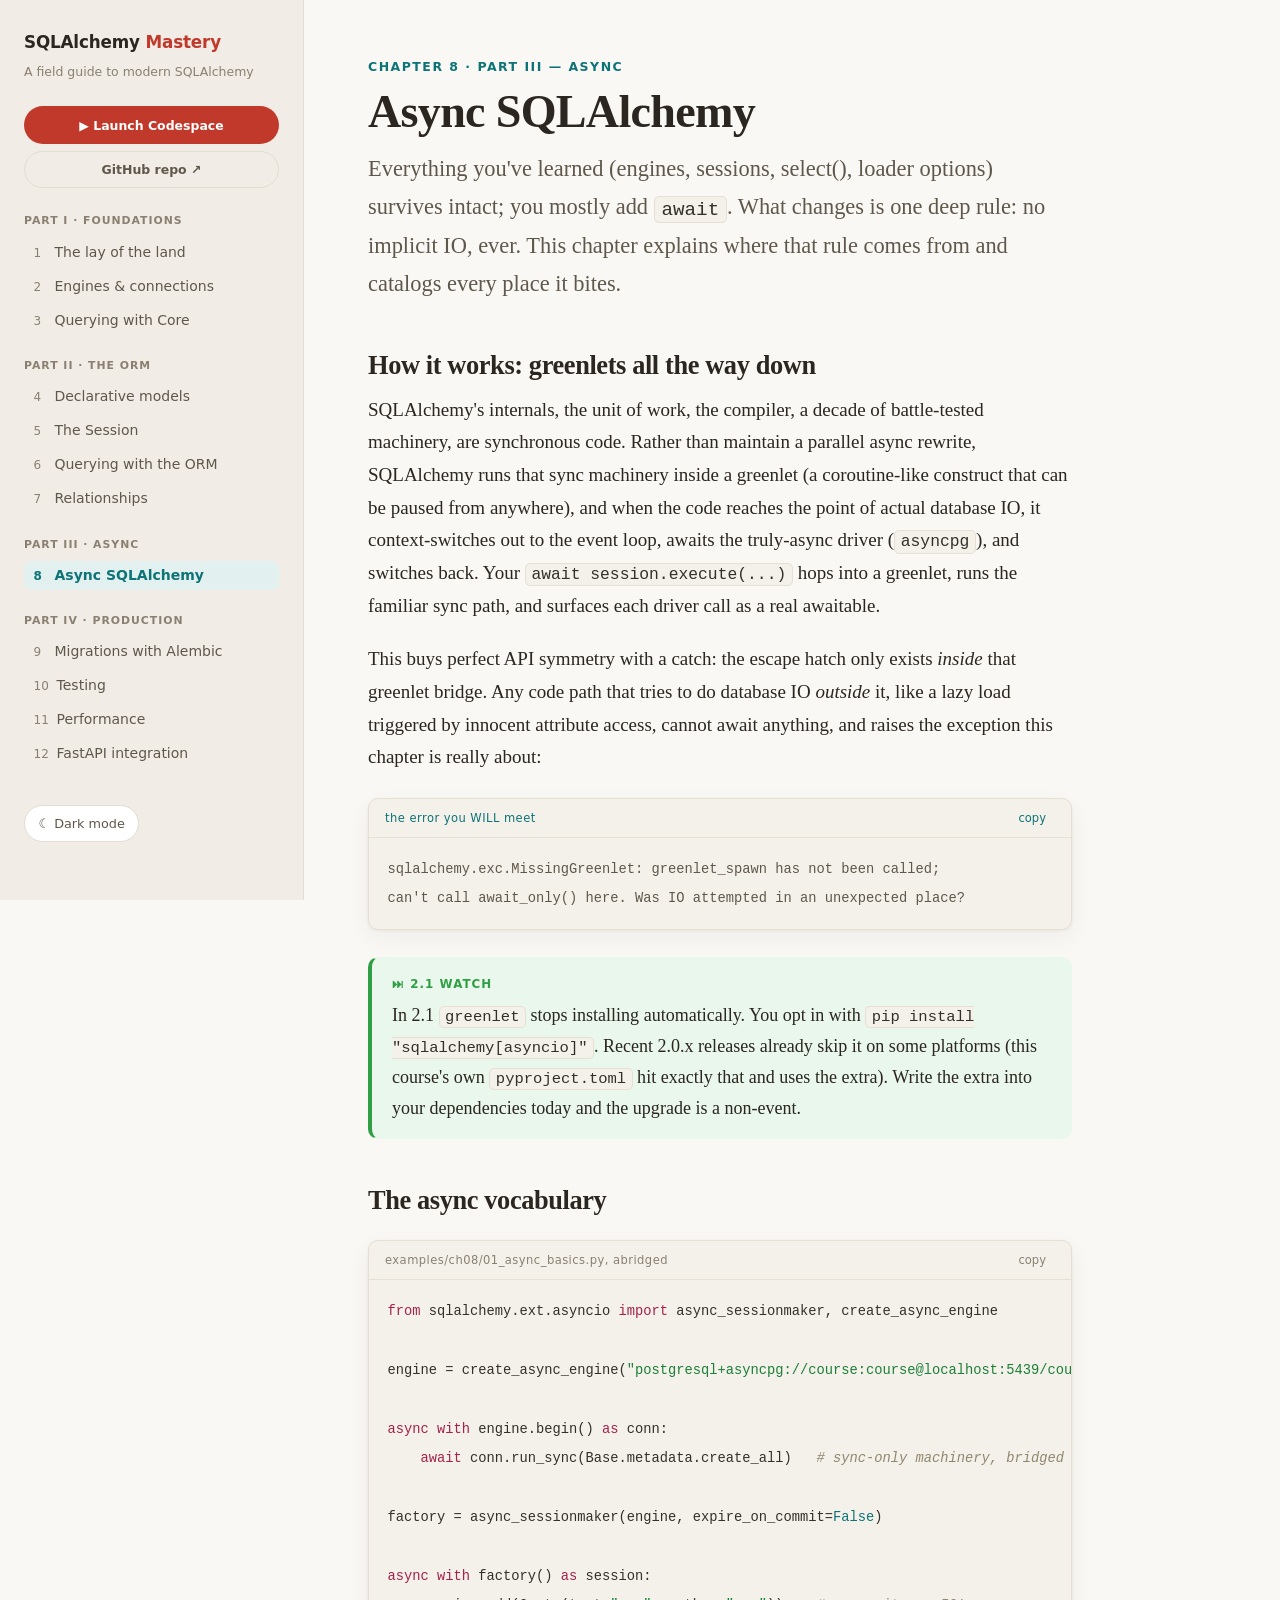
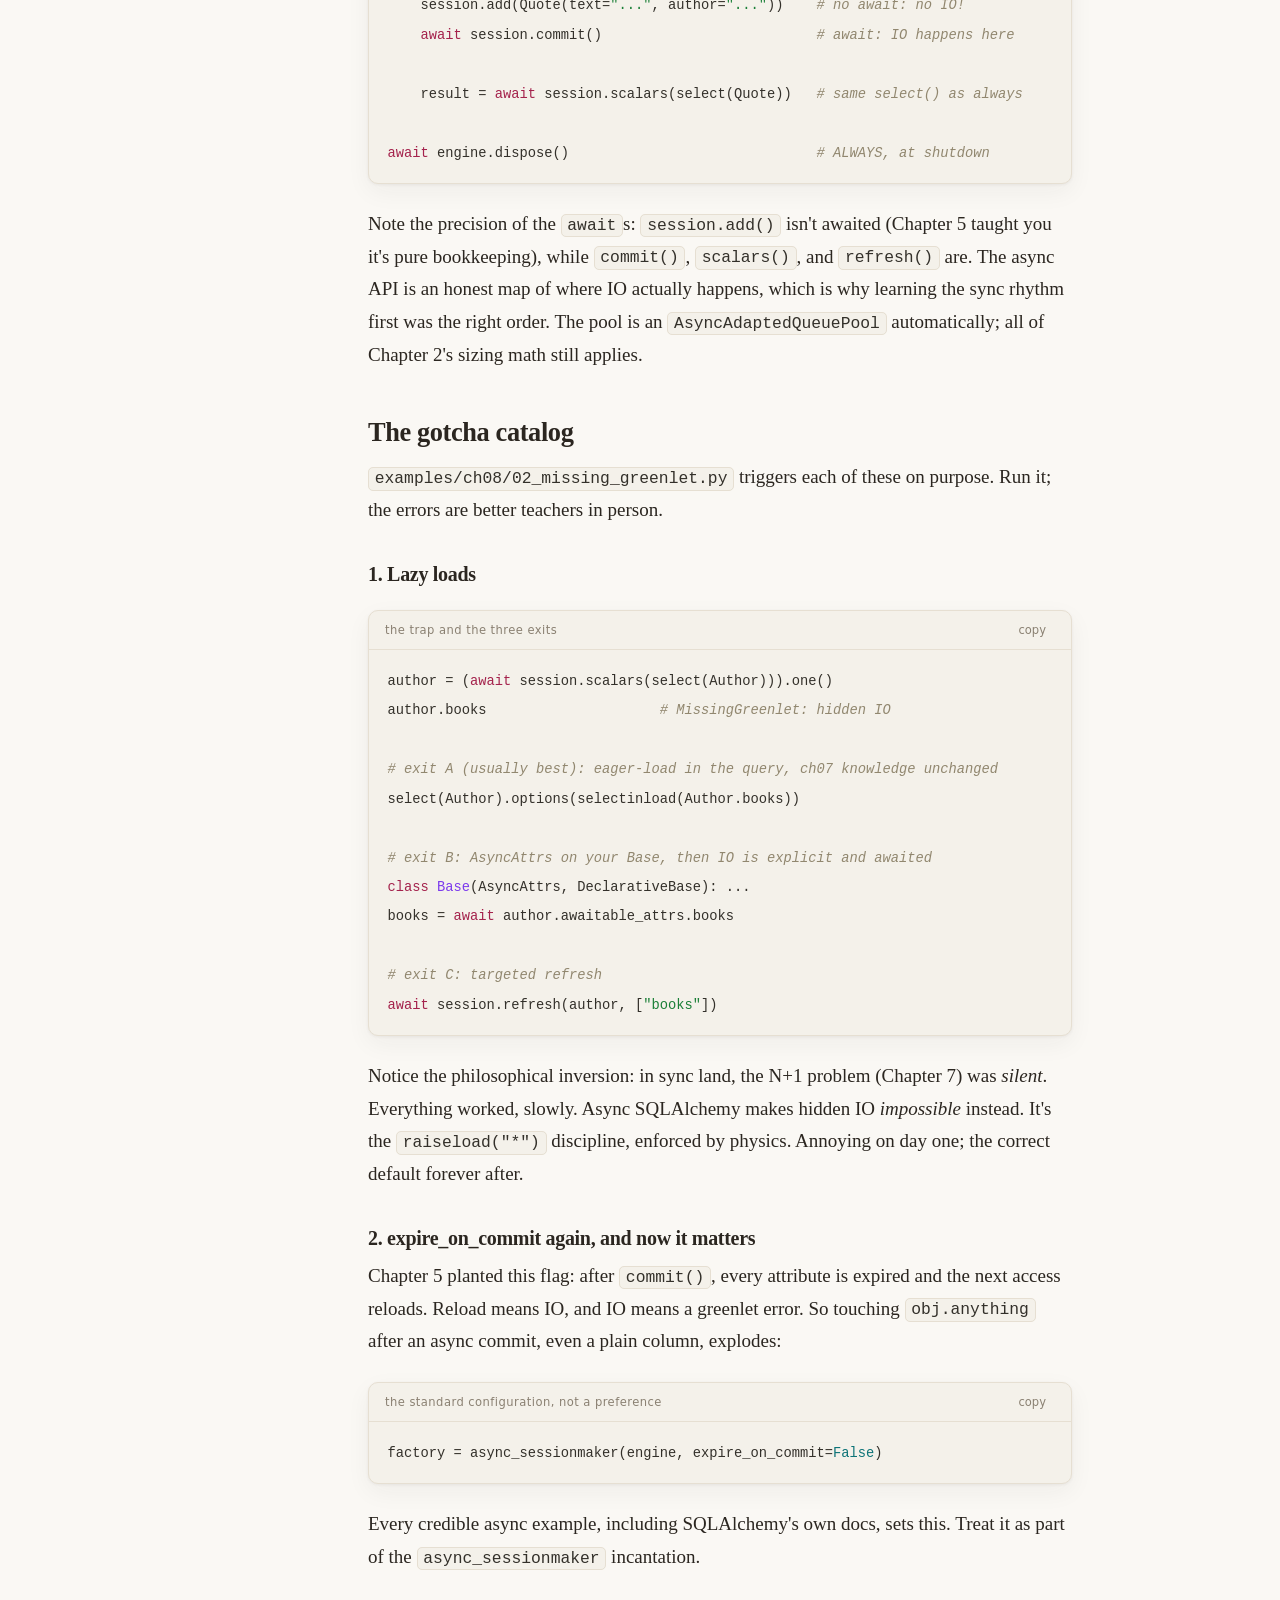
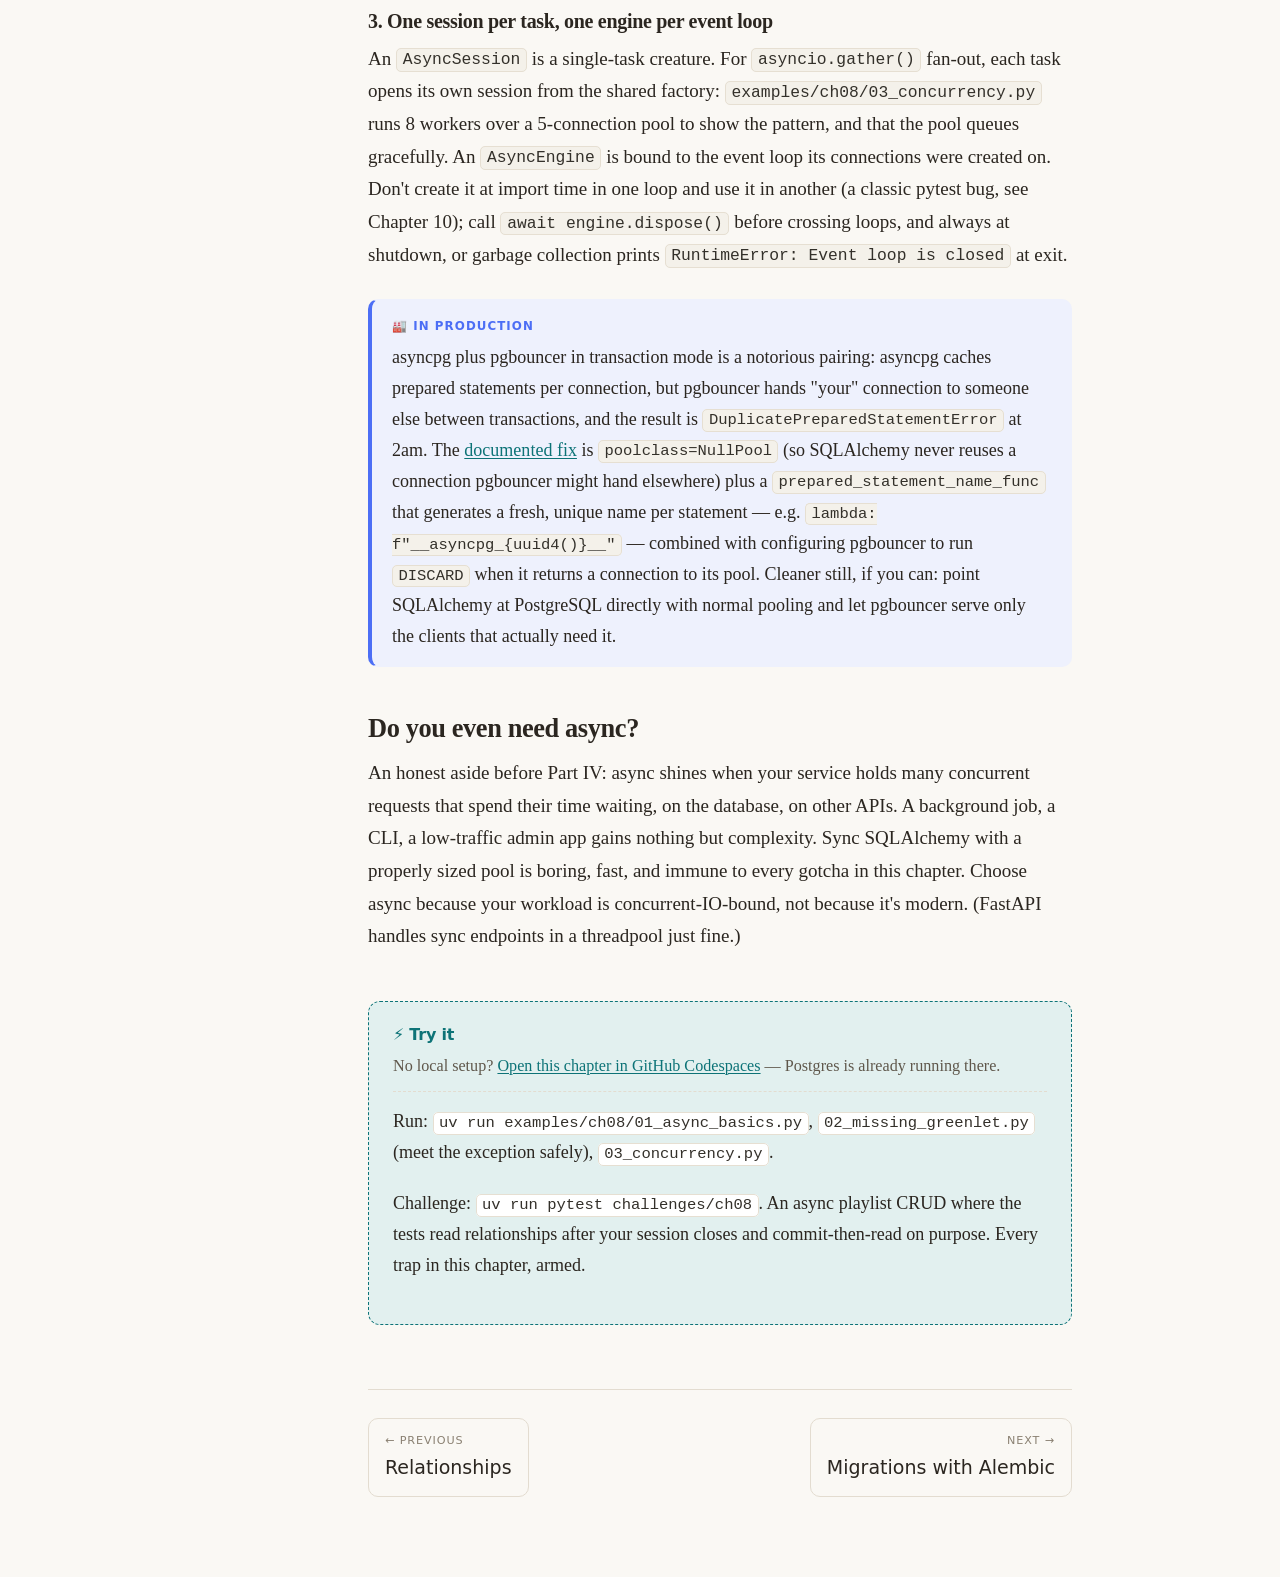
<file: book/chapters/ch08.html>
<!DOCTYPE html>
<html lang="en">
<head>
<meta charset="utf-8">
<meta name="viewport" content="width=device-width, initial-scale=1">
<title>Ch 8 · Async SQLAlchemy — SQLAlchemy Mastery</title>
<meta name="description" content="Greenlets, AsyncSession, asyncpg, and every MissingGreenlet trap catalogued. Chapter 8 of SQLAlchemy Mastery, Part III · Async.">
<meta name="keywords" content="SQLAlchemy, SQLAlchemy 2.0, Python ORM, SQLAlchemy tutorial, async SQLAlchemy, Alembic migrations, FastAPI, PostgreSQL, Python database">
<meta name="author" content="Adam Smith">
<meta name="robots" content="index, follow">
<link rel="canonical" href="https://adamontherun.github.io/sqlalchemy-mastery/chapters/ch08.html">

<meta property="og:type" content="article">
<meta property="og:site_name" content="SQLAlchemy Mastery">
<meta property="og:title" content="Ch 8 · Async SQLAlchemy — SQLAlchemy Mastery">
<meta property="og:description" content="Greenlets, AsyncSession, asyncpg, and every MissingGreenlet trap catalogued. Chapter 8 of SQLAlchemy Mastery, Part III · Async.">
<meta property="og:url" content="https://adamontherun.github.io/sqlalchemy-mastery/chapters/ch08.html">
<meta property="og:image" content="https://adamontherun.github.io/sqlalchemy-mastery/assets/screenshots/homepage.png">
<meta property="og:image:width" content="1200">
<meta property="og:image:height" content="731">

<meta name="twitter:card" content="summary_large_image">
<meta name="twitter:title" content="Ch 8 · Async SQLAlchemy — SQLAlchemy Mastery">
<meta name="twitter:description" content="Greenlets, AsyncSession, asyncpg, and every MissingGreenlet trap catalogued. Chapter 8 of SQLAlchemy Mastery, Part III · Async.">
<meta name="twitter:image" content="https://adamontherun.github.io/sqlalchemy-mastery/assets/screenshots/homepage.png">
<meta name="theme-color" content="#c0392b">
<script>document.documentElement.dataset.theme=localStorage.getItem("book-theme")||(matchMedia("(prefers-color-scheme: dark)").matches?"dark":"light");</script>
<link rel="stylesheet" href="../assets/style.css">
<script type="application/ld+json">
{
  "@context": "https://schema.org",
  "@type": "Chapter",
  "position": 8,
  "name": "Async SQLAlchemy",
  "description": "Greenlets, AsyncSession, asyncpg, and every MissingGreenlet trap catalogued",
  "url": "https://adamontherun.github.io/sqlalchemy-mastery/chapters/ch08.html",
  "image": "https://adamontherun.github.io/sqlalchemy-mastery/assets/screenshots/homepage.png",
  "inLanguage": "en",
  "isPartOf": {
    "@type": "Course",
    "name": "SQLAlchemy Mastery",
    "url": "https://adamontherun.github.io/sqlalchemy-mastery/"
  },
  "previousItem": "https://adamontherun.github.io/sqlalchemy-mastery/chapters/ch07.html",
  "nextItem": "https://adamontherun.github.io/sqlalchemy-mastery/chapters/ch09.html"
}
</script>
</head>
<body>
<div class="book">

  <aside class="sidebar">
    <a class="brand" href="../index.html">SQLAlchemy <span class="accent">Mastery</span></a>
    <p class="tagline">A field guide to modern SQLAlchemy</p>
    <div class="sidebar-links">
      <a class="codespace-link" href="https://codespaces.new/adamontherun/sqlalchemy-mastery" target="_blank" rel="noopener">&#9654; Launch Codespace</a>
      <a class="repo-link" href="https://github.com/adamontherun/sqlalchemy-mastery" target="_blank" rel="noopener">GitHub repo &#8599;</a>
    </div>
    <nav aria-label="Chapters">
      <p class="part-label">Part I · Foundations</p>
      <ol>
        <li><a href="ch01.html"><span class="ch-num">1</span>The lay of the land</a></li>
        <li><a href="ch02.html"><span class="ch-num">2</span>Engines &amp; connections</a></li>
        <li><a href="ch03.html"><span class="ch-num">3</span>Querying with Core</a></li>
      </ol>
      <p class="part-label">Part II · The ORM</p>
      <ol>
        <li><a href="ch04.html"><span class="ch-num">4</span>Declarative models</a></li>
        <li><a href="ch05.html"><span class="ch-num">5</span>The Session</a></li>
        <li><a href="ch06.html"><span class="ch-num">6</span>Querying with the ORM</a></li>
        <li><a href="ch07.html"><span class="ch-num">7</span>Relationships</a></li>
      </ol>
      <p class="part-label">Part III · Async</p>
      <ol>
        <li><a href="ch08.html" class="current"><span class="ch-num">8</span>Async SQLAlchemy</a></li>
      </ol>
      <p class="part-label">Part IV · Production</p>
      <ol>
        <li><a href="ch09.html"><span class="ch-num">9</span>Migrations with Alembic</a></li>
        <li><a href="ch10.html"><span class="ch-num">10</span>Testing</a></li>
        <li><a href="ch11.html"><span class="ch-num">11</span>Performance</a></li>
        <li><a href="ch12.html"><span class="ch-num">12</span>FastAPI integration</a></li>
      </ol>
    </nav>
    <button class="theme-toggle" type="button">☾ Dark mode</button>
  </aside>

  <button class="menu-btn" type="button" aria-label="Toggle chapter list">☰ Chapters</button>

  <main>
    <article>
      <p class="kicker">Chapter 8 · Part III — Async</p>
      <h1>Async SQLAlchemy</h1>
      <p class="lede">
        Everything you've learned (engines, sessions, select(), loader options)
        survives intact; you mostly add <code>await</code>. What changes is one
        deep rule: no implicit IO, ever. This chapter explains
        where that rule comes from and catalogs every place it bites.
      </p>

      <h2>How it works: greenlets all the way down</h2>
      <p>
        SQLAlchemy's internals, the unit of work, the compiler, a decade of
        battle-tested machinery, are synchronous code. Rather than maintain a
        parallel async rewrite, SQLAlchemy runs that sync machinery inside a
        greenlet (a coroutine-like construct that can be paused
        from anywhere), and when the code reaches the point of actual database IO,
        it context-switches out to the event loop, awaits the truly-async driver
        (<code>asyncpg</code>), and switches back. Your
        <code>await session.execute(...)</code> hops into a greenlet, runs the
        familiar sync path, and surfaces each driver call as a real awaitable.
      </p>
      <p>
        This buys perfect API symmetry with a catch: the escape hatch only exists
        <em>inside</em> that greenlet bridge. Any code path that tries to do
        database IO <em>outside</em> it, like a lazy load triggered by innocent
        attribute access, cannot await anything, and raises the exception this
        chapter is really about:
      </p>
      <figure class="codeblock sql-echo">
        <figcaption class="code-label">the error you WILL meet</figcaption>
        <pre><code class="language-text">sqlalchemy.exc.MissingGreenlet: greenlet_spawn has not been called;
can't call await_only() here. Was IO attempted in an unexpected place?</code></pre>
      </figure>

      <aside class="callout watch21">
        <span class="callout-title">⏭ 2.1 watch</span>
        <p>
          In 2.1 <code>greenlet</code> stops installing automatically. You opt in
          with <code>pip install "sqlalchemy[asyncio]"</code>. Recent 2.0.x
          releases already skip it on some platforms (this course's own
          <code>pyproject.toml</code> hit exactly that and uses the extra).
          Write the extra into your dependencies today and the upgrade is a
          non-event.
        </p>
      </aside>

      <h2>The async vocabulary</h2>
      <figure class="codeblock">
        <figcaption class="code-label">examples/ch08/01_async_basics.py, abridged</figcaption>
        <pre><code class="language-python">from sqlalchemy.ext.asyncio import async_sessionmaker, create_async_engine

engine = create_async_engine("postgresql+asyncpg://course:course@localhost:5439/course")

async with engine.begin() as conn:
    await conn.run_sync(Base.metadata.create_all)   # sync-only machinery, bridged

factory = async_sessionmaker(engine, expire_on_commit=False)

async with factory() as session:
    session.add(Quote(text="...", author="..."))    # no await: no IO!
    await session.commit()                          # await: IO happens here

    result = await session.scalars(select(Quote))   # same select() as always

await engine.dispose()                              # ALWAYS, at shutdown</code></pre>
      </figure>
      <p>
        Note the precision of the <code>await</code>s: <code>session.add()</code>
        isn't awaited (Chapter 5 taught you it's pure bookkeeping), while
        <code>commit()</code>, <code>scalars()</code>, and <code>refresh()</code>
        are. The async API is an honest map of where IO actually happens, which is
        why learning the sync rhythm first was the right order. The pool is an
        <code>AsyncAdaptedQueuePool</code> automatically; all of Chapter 2's
        sizing math still applies.
      </p>

      <h2>The gotcha catalog</h2>
      <p><code>examples/ch08/02_missing_greenlet.py</code> triggers each of these
        on purpose. Run it; the errors are better teachers in person.</p>

      <h3>1. Lazy loads</h3>
      <figure class="codeblock">
        <figcaption class="code-label">the trap and the three exits</figcaption>
        <pre><code class="language-python">author = (await session.scalars(select(Author))).one()
author.books                     # MissingGreenlet: hidden IO

# exit A (usually best): eager-load in the query, ch07 knowledge unchanged
select(Author).options(selectinload(Author.books))

# exit B: AsyncAttrs on your Base, then IO is explicit and awaited
class Base(AsyncAttrs, DeclarativeBase): ...
books = await author.awaitable_attrs.books

# exit C: targeted refresh
await session.refresh(author, ["books"])</code></pre>
      </figure>
      <p>
        Notice the philosophical inversion: in sync land, the N+1 problem
        (Chapter 7) was <em>silent</em>. Everything worked, slowly. Async
        SQLAlchemy makes hidden IO <em>impossible</em> instead. It's the
        <code>raiseload("*")</code> discipline, enforced by physics. Annoying on
        day one; the correct default forever after.
      </p>

      <h3>2. expire_on_commit again, and now it matters</h3>
      <p>
        Chapter 5 planted this flag: after <code>commit()</code>, every attribute
        is expired and the next access reloads. Reload means IO, and IO means a
        greenlet error. So touching <code>obj.anything</code> after an async
        commit, even a plain column, explodes:
      </p>
      <figure class="codeblock">
        <figcaption class="code-label">the standard configuration, not a preference</figcaption>
        <pre><code class="language-python">factory = async_sessionmaker(engine, expire_on_commit=False)</code></pre>
      </figure>
      <p>
        Every credible async example, including SQLAlchemy's own docs, sets
        this. Treat it as part of the <code>async_sessionmaker</code> incantation.
      </p>

      <h3>3. One session per task, one engine per event loop</h3>
      <p>
        An <code>AsyncSession</code> is a single-task creature. For
        <code>asyncio.gather()</code> fan-out, each task opens its own session
        from the shared factory: <code>examples/ch08/03_concurrency.py</code>
        runs 8 workers over a 5-connection pool to show the pattern, and that
        the pool queues gracefully. An <code>AsyncEngine</code> is bound to the
        event loop its connections were created on. Don't create it at import
        time in one loop and use it in another (a classic pytest bug, see
        Chapter 10); call <code>await engine.dispose()</code> before crossing
        loops, and always at shutdown, or garbage collection prints
        <code>RuntimeError: Event loop is closed</code> at exit.
      </p>

      <aside class="callout production">
        <span class="callout-title">🏭 In production</span>
        <p>
          asyncpg plus pgbouncer in transaction mode is a notorious
          pairing: asyncpg caches prepared statements per connection, but
          pgbouncer hands "your" connection to someone else between transactions,
          and the result is <code>DuplicatePreparedStatementError</code> at 2am.
          The
          <a href="https://docs.sqlalchemy.org/en/20/dialects/postgresql.html#prepared-statement-name-with-pgbouncer" target="_blank" rel="noopener">documented fix</a>
          is <code>poolclass=NullPool</code> (so SQLAlchemy never reuses a
          connection pgbouncer might hand elsewhere) plus a
          <code>prepared_statement_name_func</code> that generates a fresh,
          unique name per statement — e.g.
          <code>lambda: f"__asyncpg_{uuid4()}__"</code> — combined with
          configuring pgbouncer to run <code>DISCARD</code> when it returns a
          connection to its pool. Cleaner still, if you can: point SQLAlchemy
          at PostgreSQL directly with normal pooling and let pgbouncer serve
          only the clients that actually need it.
        </p>
      </aside>

      <h2>Do you even need async?</h2>
      <p>
        An honest aside before Part IV: async shines when your service holds
        many concurrent requests that spend their time waiting, on the
        database, on other APIs. A background job, a CLI, a low-traffic admin
        app gains nothing but complexity. Sync SQLAlchemy with a properly sized
        pool is boring, fast, and immune to every gotcha in this chapter. Choose
        async because your workload is concurrent-IO-bound, not because it's
        modern. (FastAPI handles sync endpoints in a threadpool just fine.)
      </p>

      <div class="tryit">
        <h3>⚡ Try it</h3>
        <p class="tryit-env">
          No local setup? <a href="https://codespaces.new/adamontherun/sqlalchemy-mastery" target="_blank" rel="noopener">Open this chapter in GitHub Codespaces</a> — Postgres is already running there.
        </p>
        <p>
          Run: <code>uv run examples/ch08/01_async_basics.py</code>,
          <code>02_missing_greenlet.py</code> (meet the exception safely),
          <code>03_concurrency.py</code>.
        </p>
        <p>
          Challenge: <code>uv run pytest challenges/ch08</code>. An async playlist
          CRUD where the tests read relationships after your session closes and
          commit-then-read on purpose. Every trap in this chapter, armed.
        </p>
      </div>

      <nav class="chapter-nav">
        <a href="ch07.html"><span class="dir">← Previous</span>Relationships</a>
        <a class="next" href="ch09.html"><span class="dir">Next →</span>Migrations with Alembic</a>
      </nav>
    </article>
  </main>
</div>
<script src="../assets/vendor/highlight.min.js"></script>
<script src="../assets/book.js"></script>
</body>
</html>
</file>
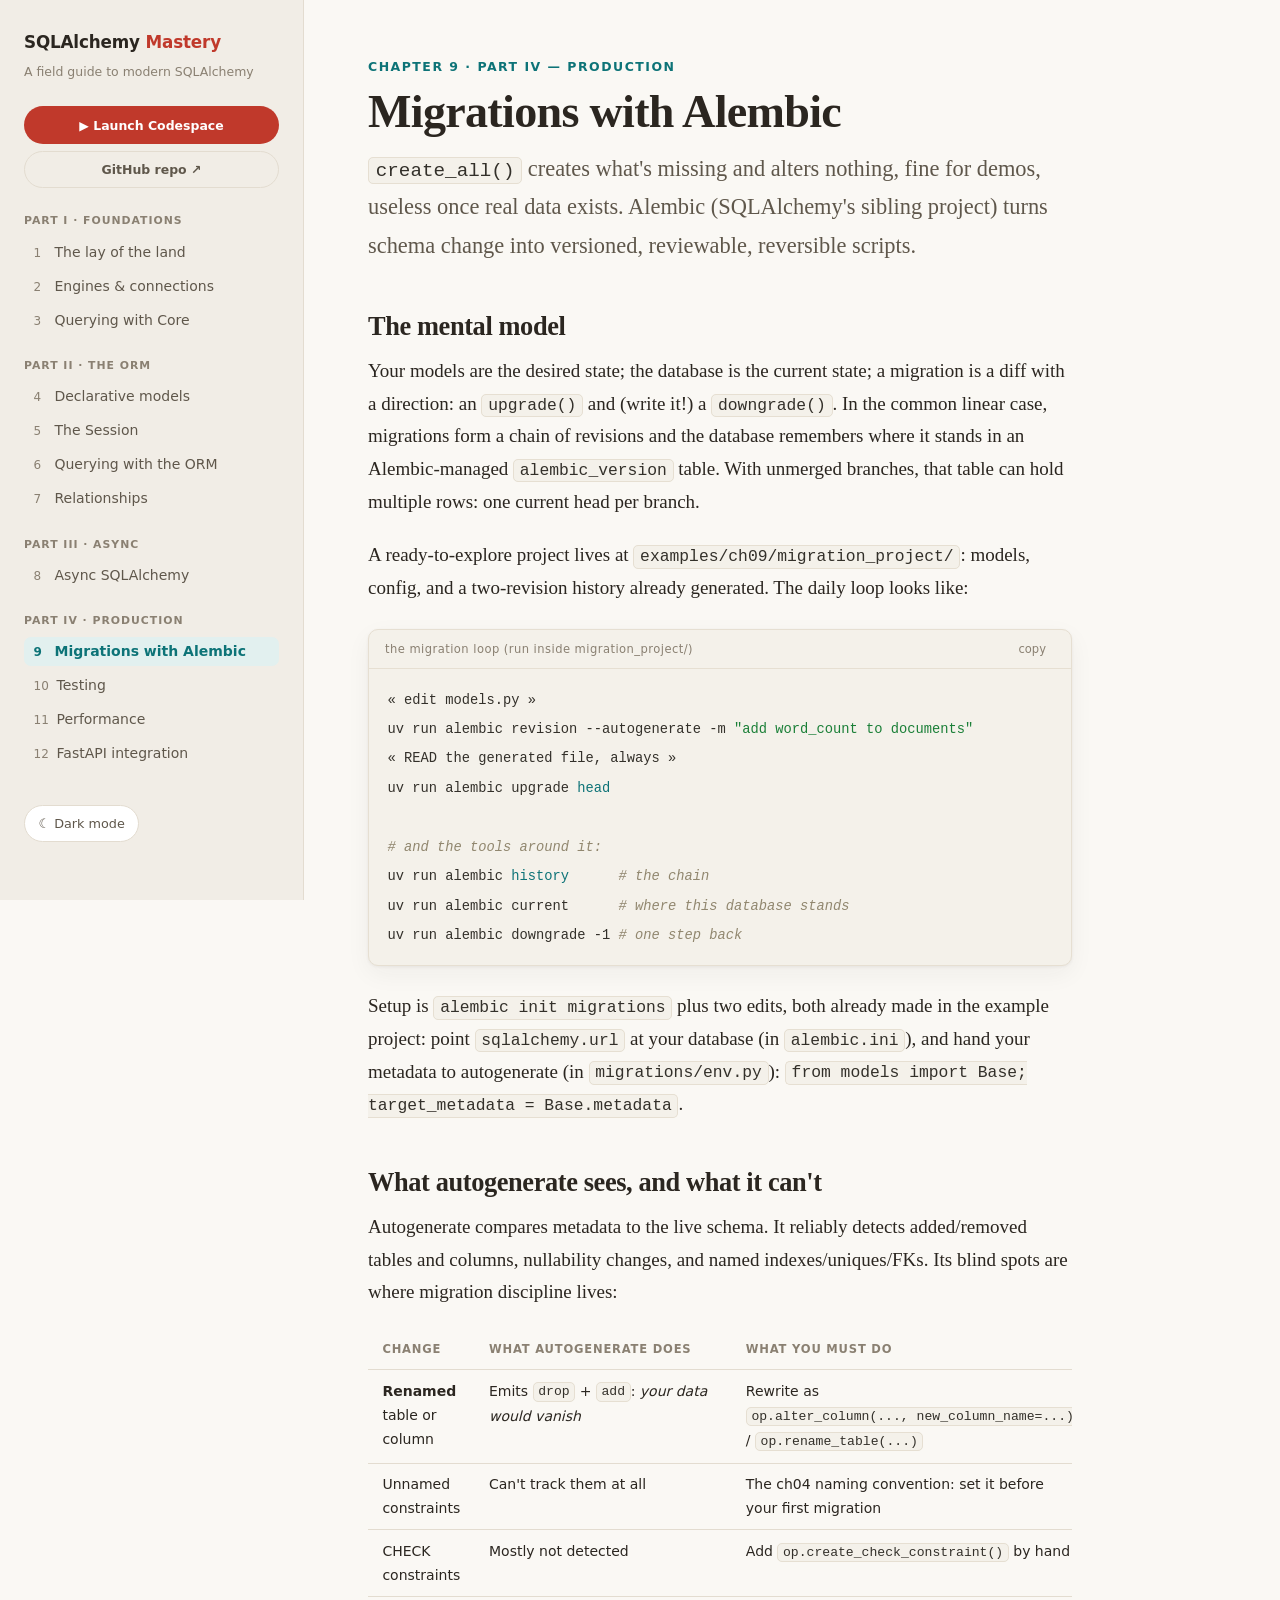
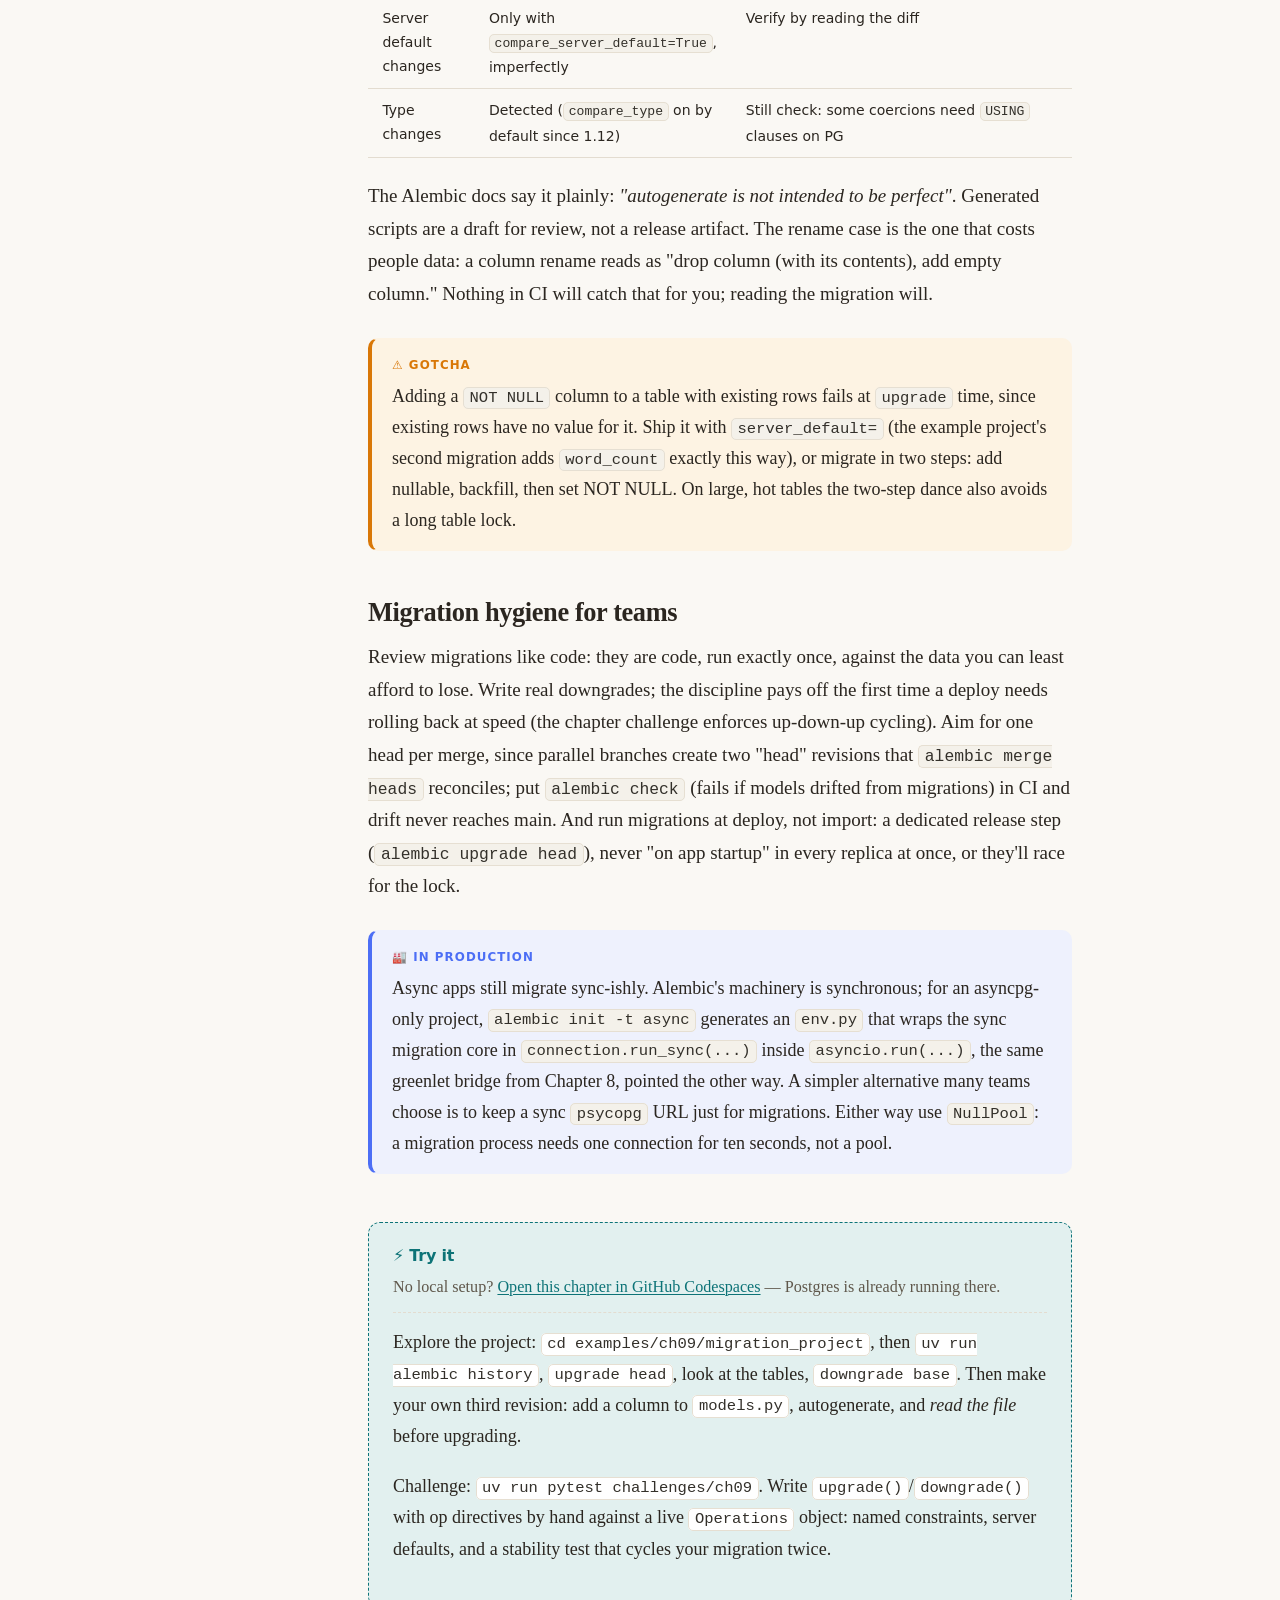
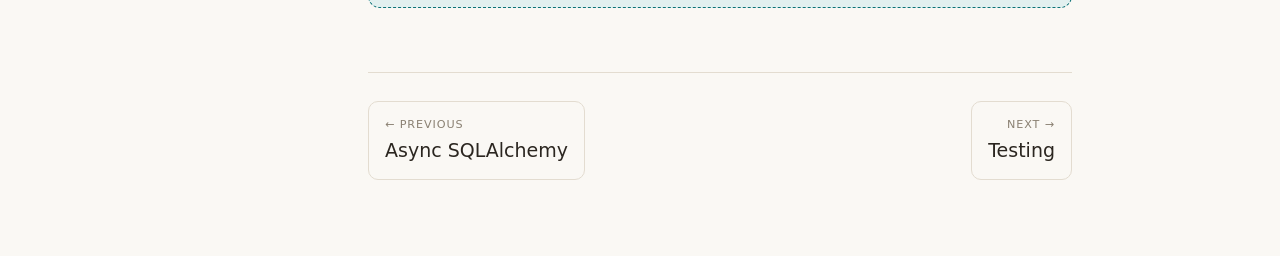
<file: book/chapters/ch09.html>
<!DOCTYPE html>
<html lang="en">
<head>
<meta charset="utf-8">
<meta name="viewport" content="width=device-width, initial-scale=1">
<title>Ch 9 · Migrations with Alembic — SQLAlchemy Mastery</title>
<meta name="description" content="Autogenerate, its blind spots, and migration hygiene for teams. Chapter 9 of SQLAlchemy Mastery, Part IV · Production.">
<meta name="keywords" content="SQLAlchemy, SQLAlchemy 2.0, Python ORM, SQLAlchemy tutorial, async SQLAlchemy, Alembic migrations, FastAPI, PostgreSQL, Python database">
<meta name="author" content="Adam Smith">
<meta name="robots" content="index, follow">
<link rel="canonical" href="https://adamontherun.github.io/sqlalchemy-mastery/chapters/ch09.html">

<meta property="og:type" content="article">
<meta property="og:site_name" content="SQLAlchemy Mastery">
<meta property="og:title" content="Ch 9 · Migrations with Alembic — SQLAlchemy Mastery">
<meta property="og:description" content="Autogenerate, its blind spots, and migration hygiene for teams. Chapter 9 of SQLAlchemy Mastery, Part IV · Production.">
<meta property="og:url" content="https://adamontherun.github.io/sqlalchemy-mastery/chapters/ch09.html">
<meta property="og:image" content="https://adamontherun.github.io/sqlalchemy-mastery/assets/screenshots/homepage.png">
<meta property="og:image:width" content="1200">
<meta property="og:image:height" content="731">

<meta name="twitter:card" content="summary_large_image">
<meta name="twitter:title" content="Ch 9 · Migrations with Alembic — SQLAlchemy Mastery">
<meta name="twitter:description" content="Autogenerate, its blind spots, and migration hygiene for teams. Chapter 9 of SQLAlchemy Mastery, Part IV · Production.">
<meta name="twitter:image" content="https://adamontherun.github.io/sqlalchemy-mastery/assets/screenshots/homepage.png">
<meta name="theme-color" content="#c0392b">
<script>document.documentElement.dataset.theme=localStorage.getItem("book-theme")||(matchMedia("(prefers-color-scheme: dark)").matches?"dark":"light");</script>
<link rel="stylesheet" href="../assets/style.css">
<script type="application/ld+json">
{
  "@context": "https://schema.org",
  "@type": "Chapter",
  "position": 9,
  "name": "Migrations with Alembic",
  "description": "Autogenerate, its blind spots, and migration hygiene for teams",
  "url": "https://adamontherun.github.io/sqlalchemy-mastery/chapters/ch09.html",
  "image": "https://adamontherun.github.io/sqlalchemy-mastery/assets/screenshots/homepage.png",
  "inLanguage": "en",
  "isPartOf": {
    "@type": "Course",
    "name": "SQLAlchemy Mastery",
    "url": "https://adamontherun.github.io/sqlalchemy-mastery/"
  },
  "previousItem": "https://adamontherun.github.io/sqlalchemy-mastery/chapters/ch08.html",
  "nextItem": "https://adamontherun.github.io/sqlalchemy-mastery/chapters/ch10.html"
}
</script>
</head>
<body>
<div class="book">

  <aside class="sidebar">
    <a class="brand" href="../index.html">SQLAlchemy <span class="accent">Mastery</span></a>
    <p class="tagline">A field guide to modern SQLAlchemy</p>
    <div class="sidebar-links">
      <a class="codespace-link" href="https://codespaces.new/adamontherun/sqlalchemy-mastery" target="_blank" rel="noopener">&#9654; Launch Codespace</a>
      <a class="repo-link" href="https://github.com/adamontherun/sqlalchemy-mastery" target="_blank" rel="noopener">GitHub repo &#8599;</a>
    </div>
    <nav aria-label="Chapters">
      <p class="part-label">Part I · Foundations</p>
      <ol>
        <li><a href="ch01.html"><span class="ch-num">1</span>The lay of the land</a></li>
        <li><a href="ch02.html"><span class="ch-num">2</span>Engines &amp; connections</a></li>
        <li><a href="ch03.html"><span class="ch-num">3</span>Querying with Core</a></li>
      </ol>
      <p class="part-label">Part II · The ORM</p>
      <ol>
        <li><a href="ch04.html"><span class="ch-num">4</span>Declarative models</a></li>
        <li><a href="ch05.html"><span class="ch-num">5</span>The Session</a></li>
        <li><a href="ch06.html"><span class="ch-num">6</span>Querying with the ORM</a></li>
        <li><a href="ch07.html"><span class="ch-num">7</span>Relationships</a></li>
      </ol>
      <p class="part-label">Part III · Async</p>
      <ol>
        <li><a href="ch08.html"><span class="ch-num">8</span>Async SQLAlchemy</a></li>
      </ol>
      <p class="part-label">Part IV · Production</p>
      <ol>
        <li><a href="ch09.html" class="current"><span class="ch-num">9</span>Migrations with Alembic</a></li>
        <li><a href="ch10.html"><span class="ch-num">10</span>Testing</a></li>
        <li><a href="ch11.html"><span class="ch-num">11</span>Performance</a></li>
        <li><a href="ch12.html"><span class="ch-num">12</span>FastAPI integration</a></li>
      </ol>
    </nav>
    <button class="theme-toggle" type="button">☾ Dark mode</button>
  </aside>

  <button class="menu-btn" type="button" aria-label="Toggle chapter list">☰ Chapters</button>

  <main>
    <article>
      <p class="kicker">Chapter 9 · Part IV — Production</p>
      <h1>Migrations with Alembic</h1>
      <p class="lede">
        <code>create_all()</code> creates what's missing and alters nothing,
        fine for demos, useless once real data exists. Alembic (SQLAlchemy's
        sibling project) turns schema change into versioned, reviewable,
        reversible scripts.
      </p>

      <h2>The mental model</h2>
      <p>
        Your models are the desired state; the database is the
        current state; a migration is a diff with a
        direction: an <code>upgrade()</code> and (write it!) a
        <code>downgrade()</code>. In the common linear case, migrations form a
        chain of revisions and the database remembers where it stands in an
        Alembic-managed <code>alembic_version</code> table. With unmerged
        branches, that table can hold multiple rows: one current head per branch.
      </p>
      <p>
        A ready-to-explore project lives at
        <code>examples/ch09/migration_project/</code>: models, config, and a
        two-revision history already generated. The daily loop looks like:
      </p>
      <figure class="codeblock">
        <figcaption class="code-label">the migration loop (run inside migration_project/)</figcaption>
        <pre><code class="language-bash">« edit models.py »
uv run alembic revision --autogenerate -m "add word_count to documents"
« READ the generated file, always »
uv run alembic upgrade head

# and the tools around it:
uv run alembic history      # the chain
uv run alembic current      # where this database stands
uv run alembic downgrade -1 # one step back</code></pre>
      </figure>
      <p>
        Setup is <code>alembic init migrations</code> plus two edits, both already
        made in the example project: point <code>sqlalchemy.url</code> at your
        database (in <code>alembic.ini</code>), and hand your metadata to
        autogenerate (in <code>migrations/env.py</code>):
        <code>from models import Base; target_metadata = Base.metadata</code>.
      </p>

      <h2>What autogenerate sees, and what it can't</h2>
      <p>Autogenerate compares metadata to the live schema. It reliably detects
        added/removed tables and columns, nullability changes, and named
        indexes/uniques/FKs. Its blind spots are where migration discipline
        lives:</p>
      <table>
        <thead><tr><th>Change</th><th>What autogenerate does</th><th>What you must do</th></tr></thead>
        <tbody>
          <tr>
            <td><strong>Renamed</strong> table or column</td>
            <td>Emits <code>drop</code> + <code>add</code>: <em>your data would vanish</em></td>
            <td>Rewrite as <code>op.alter_column(..., new_column_name=...)</code> / <code>op.rename_table(...)</code></td>
          </tr>
          <tr>
            <td>Unnamed constraints</td>
            <td>Can't track them at all</td>
            <td>The ch04 naming convention: set it before your first migration</td>
          </tr>
          <tr>
            <td>CHECK constraints</td>
            <td>Mostly not detected</td>
            <td>Add <code>op.create_check_constraint()</code> by hand</td>
          </tr>
          <tr>
            <td>Server default changes</td>
            <td>Only with <code>compare_server_default=True</code>, imperfectly</td>
            <td>Verify by reading the diff</td>
          </tr>
          <tr>
            <td>Type changes</td>
            <td>Detected (<code>compare_type</code> on by default since 1.12)</td>
            <td>Still check: some coercions need <code>USING</code> clauses on PG</td>
          </tr>
        </tbody>
      </table>
      <p>
        The Alembic docs say it plainly: <em>"autogenerate is not intended to be
        perfect"</em>. Generated scripts are a draft for review, not a release
        artifact. The rename case is the one that costs people data: a column
        rename reads as "drop column (with its contents), add empty column."
        Nothing in CI will catch that for you; reading the migration will.
      </p>

      <aside class="callout gotcha">
        <span class="callout-title">⚠ Gotcha</span>
        <p>
          Adding a <code>NOT NULL</code> column to a table with existing rows
          fails at <code>upgrade</code> time, since existing rows have no value
          for it. Ship it with <code>server_default=</code> (the example project's
          second migration adds <code>word_count</code> exactly this way), or
          migrate in two steps: add nullable, backfill, then set NOT NULL. On
          large, hot tables the two-step dance also avoids a long table lock.
        </p>
      </aside>

      <h2>Migration hygiene for teams</h2>
      <p>
        Review migrations like code: they are code, run exactly once, against
        the data you can least afford to lose. Write real downgrades; the
        discipline pays off the first time a deploy needs rolling back at
        speed (the chapter challenge enforces up-down-up cycling). Aim for one
        head per merge, since parallel branches create two "head" revisions
        that <code>alembic merge heads</code> reconciles; put
        <code>alembic check</code> (fails if models drifted from migrations)
        in CI and drift never reaches main. And run migrations at deploy, not
        import: a dedicated release step (<code>alembic upgrade head</code>),
        never "on app startup" in every replica at once, or they'll race for
        the lock.
      </p>

      <aside class="callout production">
        <span class="callout-title">🏭 In production</span>
        <p>
          Async apps still migrate sync-ishly. Alembic's
          machinery is synchronous; for an asyncpg-only project,
          <code>alembic init -t async</code> generates an <code>env.py</code>
          that wraps the sync migration core in
          <code>connection.run_sync(...)</code> inside
          <code>asyncio.run(...)</code>, the same greenlet bridge from
          Chapter 8, pointed the other way. A simpler alternative many teams
          choose is to keep a sync <code>psycopg</code> URL just for migrations.
          Either way use <code>NullPool</code>: a migration process needs one
          connection for ten seconds, not a pool.
        </p>
      </aside>

      <div class="tryit">
        <h3>⚡ Try it</h3>
        <p class="tryit-env">
          No local setup? <a href="https://codespaces.new/adamontherun/sqlalchemy-mastery" target="_blank" rel="noopener">Open this chapter in GitHub Codespaces</a> — Postgres is already running there.
        </p>
        <p>
          Explore the project: <code>cd examples/ch09/migration_project</code>,
          then <code>uv run alembic history</code>, <code>upgrade head</code>,
          look at the tables, <code>downgrade base</code>. Then make your own
          third revision: add a column to <code>models.py</code>, autogenerate,
          and <em>read the file</em> before upgrading.
        </p>
        <p>
          Challenge: <code>uv run pytest challenges/ch09</code>. Write
          <code>upgrade()</code>/<code>downgrade()</code> with op directives by
          hand against a live <code>Operations</code> object: named constraints,
          server defaults, and a stability test that cycles your migration twice.
        </p>
      </div>

      <nav class="chapter-nav">
        <a href="ch08.html"><span class="dir">← Previous</span>Async SQLAlchemy</a>
        <a class="next" href="ch10.html"><span class="dir">Next →</span>Testing</a>
      </nav>
    </article>
  </main>
</div>
<script src="../assets/vendor/highlight.min.js"></script>
<script src="../assets/book.js"></script>
</body>
</html>
</file>
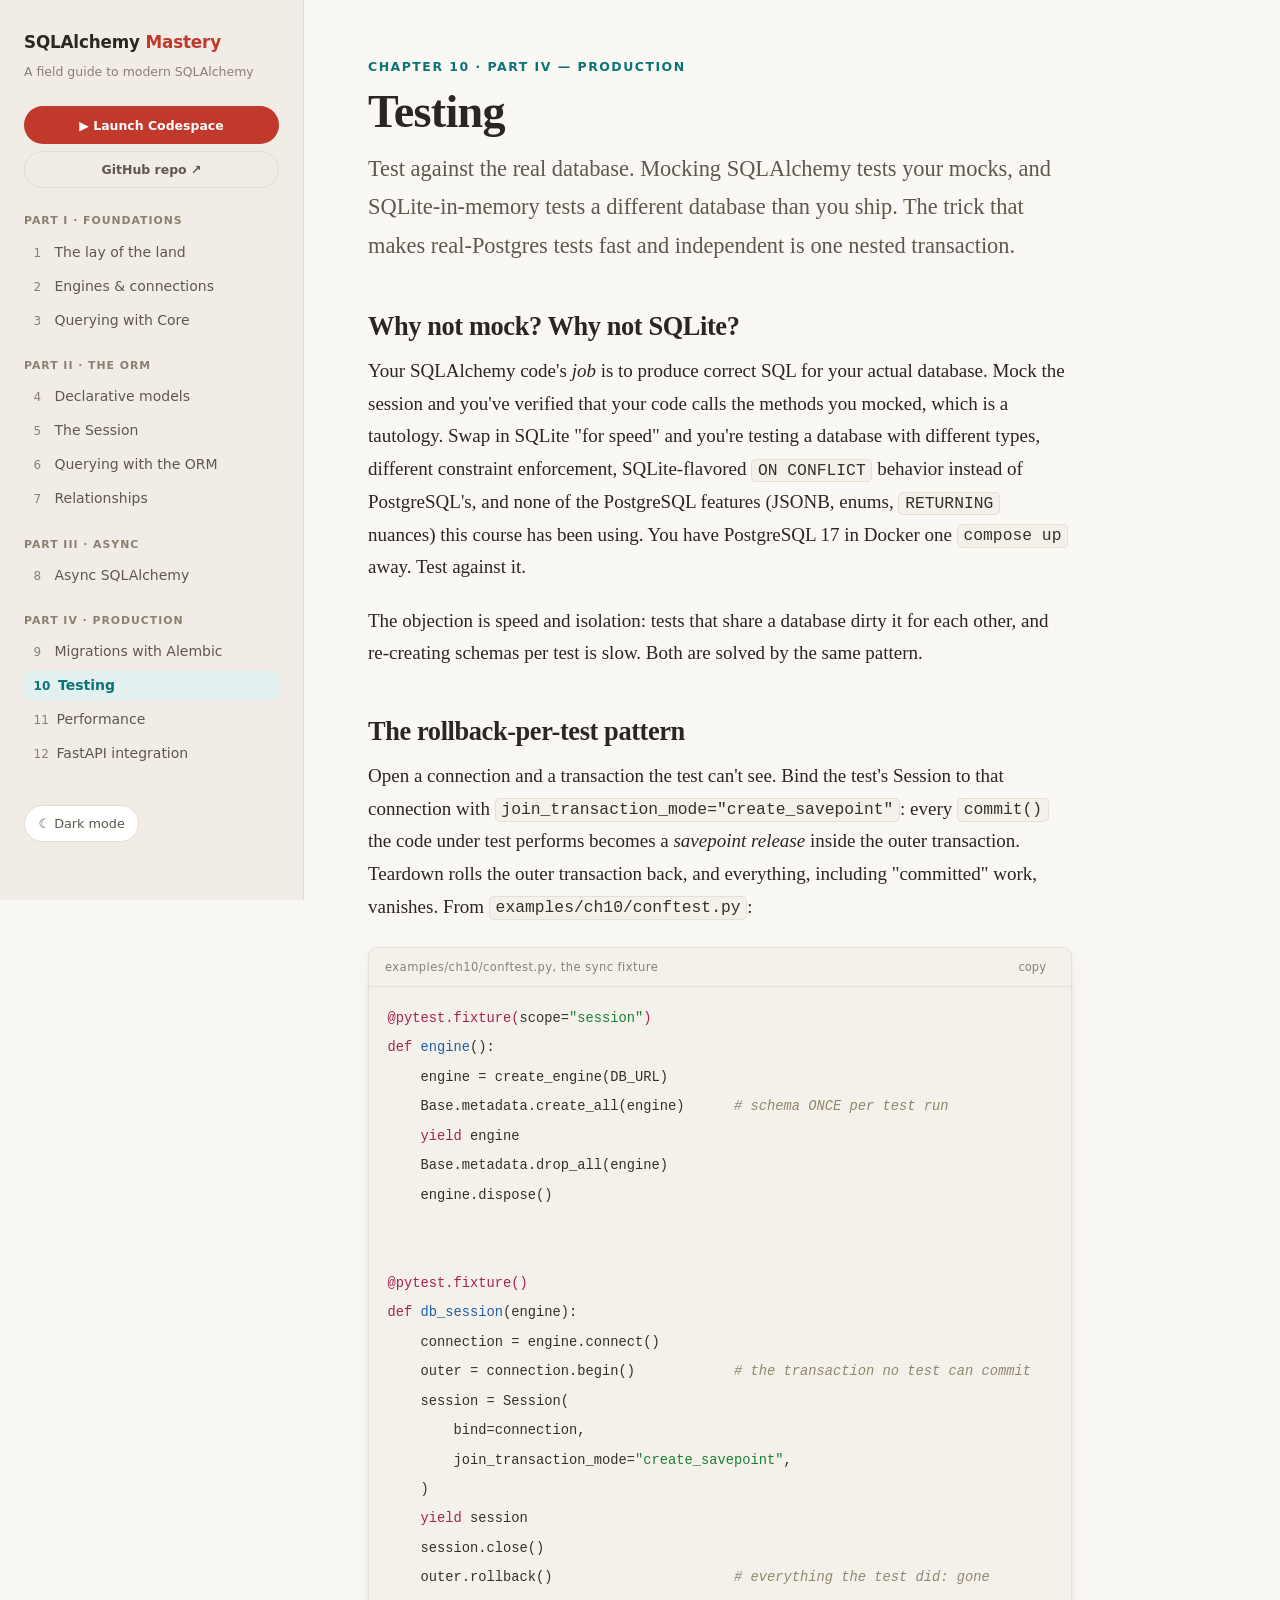
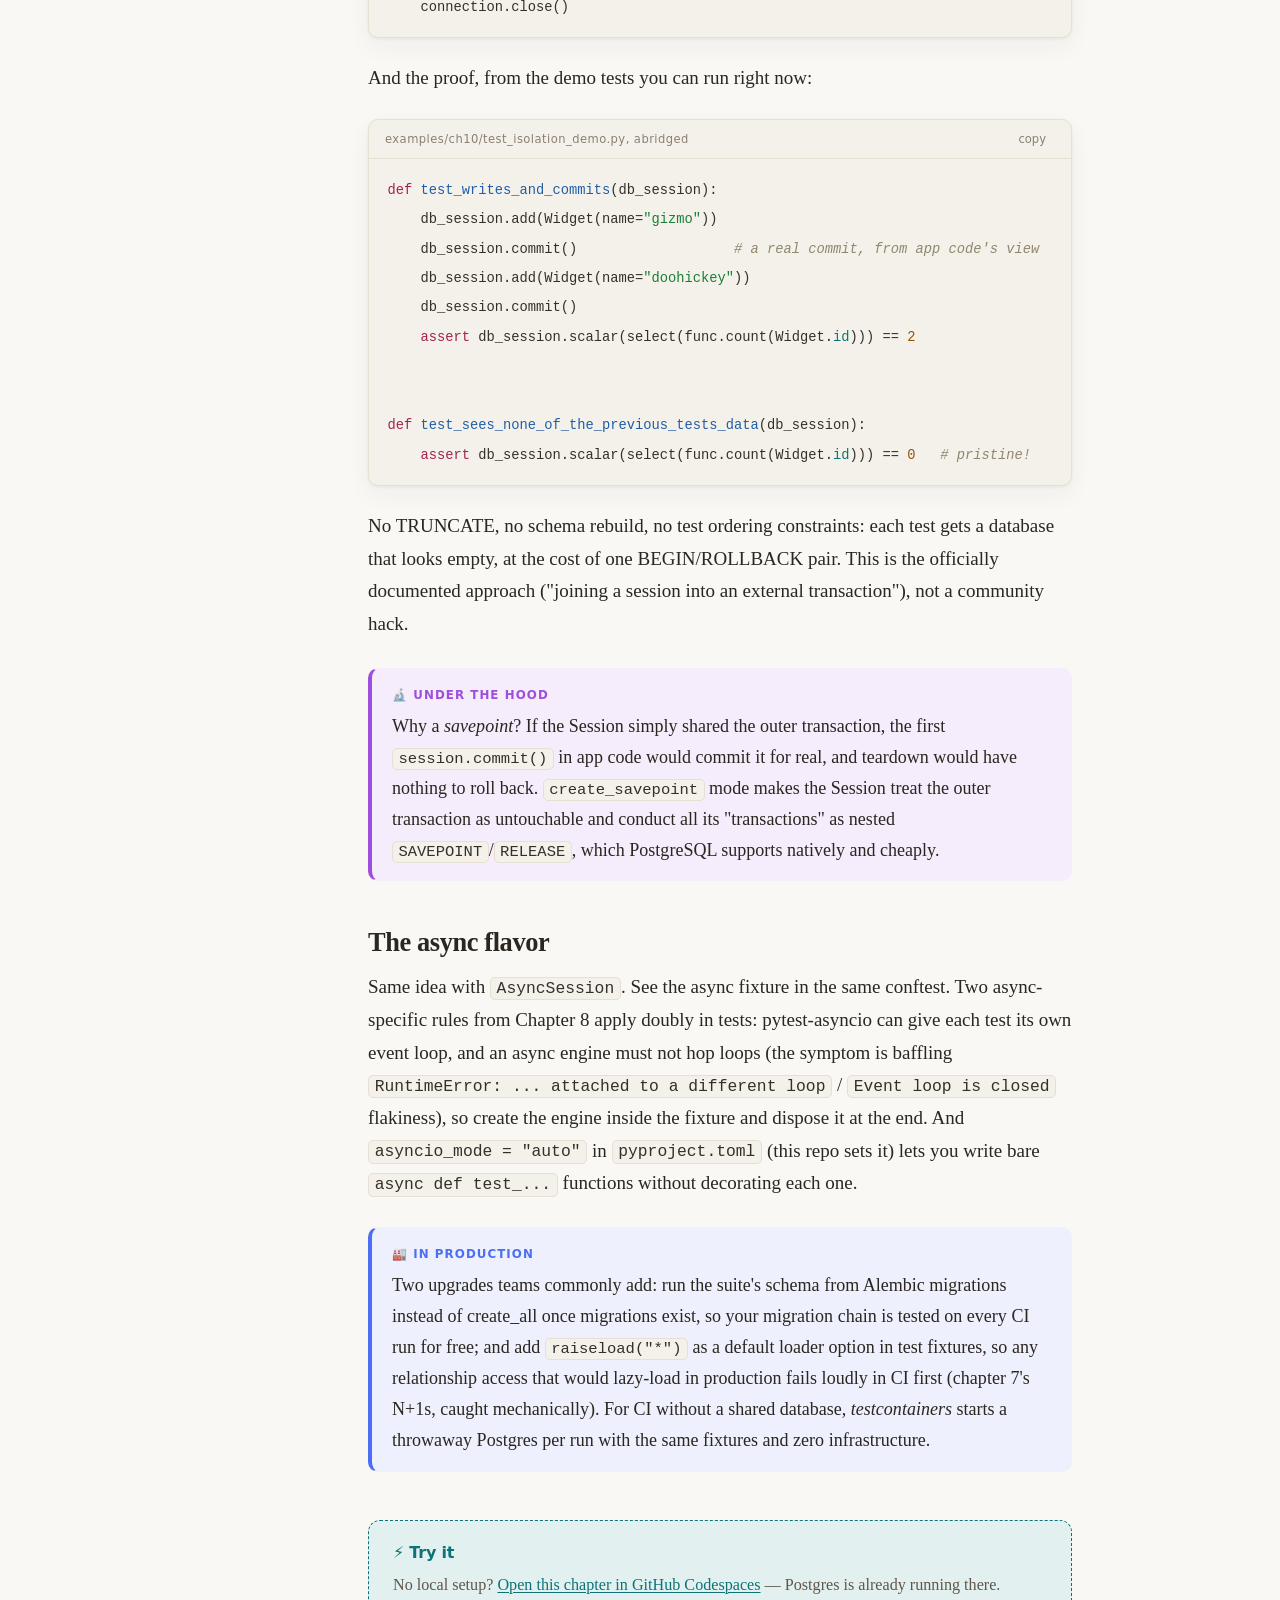
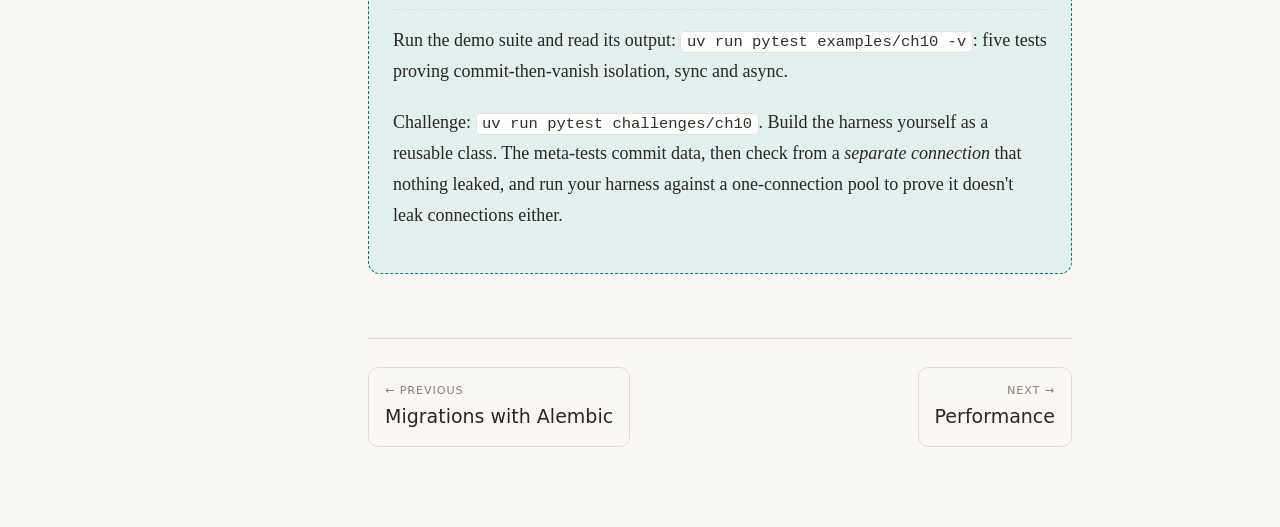
<file: book/chapters/ch10.html>
<!DOCTYPE html>
<html lang="en">
<head>
<meta charset="utf-8">
<meta name="viewport" content="width=device-width, initial-scale=1">
<title>Ch 10 · Testing — SQLAlchemy Mastery</title>
<meta name="description" content="Rollback-per-test fixtures, savepoints, and async test setups that don't flake. Chapter 10 of SQLAlchemy Mastery, Part IV · Production.">
<meta name="keywords" content="SQLAlchemy, SQLAlchemy 2.0, Python ORM, SQLAlchemy tutorial, async SQLAlchemy, Alembic migrations, FastAPI, PostgreSQL, Python database">
<meta name="author" content="Adam Smith">
<meta name="robots" content="index, follow">
<link rel="canonical" href="https://adamontherun.github.io/sqlalchemy-mastery/chapters/ch10.html">

<meta property="og:type" content="article">
<meta property="og:site_name" content="SQLAlchemy Mastery">
<meta property="og:title" content="Ch 10 · Testing — SQLAlchemy Mastery">
<meta property="og:description" content="Rollback-per-test fixtures, savepoints, and async test setups that don't flake. Chapter 10 of SQLAlchemy Mastery, Part IV · Production.">
<meta property="og:url" content="https://adamontherun.github.io/sqlalchemy-mastery/chapters/ch10.html">
<meta property="og:image" content="https://adamontherun.github.io/sqlalchemy-mastery/assets/screenshots/homepage.png">
<meta property="og:image:width" content="1200">
<meta property="og:image:height" content="731">

<meta name="twitter:card" content="summary_large_image">
<meta name="twitter:title" content="Ch 10 · Testing — SQLAlchemy Mastery">
<meta name="twitter:description" content="Rollback-per-test fixtures, savepoints, and async test setups that don't flake. Chapter 10 of SQLAlchemy Mastery, Part IV · Production.">
<meta name="twitter:image" content="https://adamontherun.github.io/sqlalchemy-mastery/assets/screenshots/homepage.png">
<meta name="theme-color" content="#c0392b">
<script>document.documentElement.dataset.theme=localStorage.getItem("book-theme")||(matchMedia("(prefers-color-scheme: dark)").matches?"dark":"light");</script>
<link rel="stylesheet" href="../assets/style.css">
<script type="application/ld+json">
{
  "@context": "https://schema.org",
  "@type": "Chapter",
  "position": 10,
  "name": "Testing",
  "description": "Rollback-per-test fixtures, savepoints, and async test setups that don't flake",
  "url": "https://adamontherun.github.io/sqlalchemy-mastery/chapters/ch10.html",
  "image": "https://adamontherun.github.io/sqlalchemy-mastery/assets/screenshots/homepage.png",
  "inLanguage": "en",
  "isPartOf": {
    "@type": "Course",
    "name": "SQLAlchemy Mastery",
    "url": "https://adamontherun.github.io/sqlalchemy-mastery/"
  },
  "previousItem": "https://adamontherun.github.io/sqlalchemy-mastery/chapters/ch09.html",
  "nextItem": "https://adamontherun.github.io/sqlalchemy-mastery/chapters/ch11.html"
}
</script>
</head>
<body>
<div class="book">

  <aside class="sidebar">
    <a class="brand" href="../index.html">SQLAlchemy <span class="accent">Mastery</span></a>
    <p class="tagline">A field guide to modern SQLAlchemy</p>
    <div class="sidebar-links">
      <a class="codespace-link" href="https://codespaces.new/adamontherun/sqlalchemy-mastery" target="_blank" rel="noopener">&#9654; Launch Codespace</a>
      <a class="repo-link" href="https://github.com/adamontherun/sqlalchemy-mastery" target="_blank" rel="noopener">GitHub repo &#8599;</a>
    </div>
    <nav aria-label="Chapters">
      <p class="part-label">Part I · Foundations</p>
      <ol>
        <li><a href="ch01.html"><span class="ch-num">1</span>The lay of the land</a></li>
        <li><a href="ch02.html"><span class="ch-num">2</span>Engines &amp; connections</a></li>
        <li><a href="ch03.html"><span class="ch-num">3</span>Querying with Core</a></li>
      </ol>
      <p class="part-label">Part II · The ORM</p>
      <ol>
        <li><a href="ch04.html"><span class="ch-num">4</span>Declarative models</a></li>
        <li><a href="ch05.html"><span class="ch-num">5</span>The Session</a></li>
        <li><a href="ch06.html"><span class="ch-num">6</span>Querying with the ORM</a></li>
        <li><a href="ch07.html"><span class="ch-num">7</span>Relationships</a></li>
      </ol>
      <p class="part-label">Part III · Async</p>
      <ol>
        <li><a href="ch08.html"><span class="ch-num">8</span>Async SQLAlchemy</a></li>
      </ol>
      <p class="part-label">Part IV · Production</p>
      <ol>
        <li><a href="ch09.html"><span class="ch-num">9</span>Migrations with Alembic</a></li>
        <li><a href="ch10.html" class="current"><span class="ch-num">10</span>Testing</a></li>
        <li><a href="ch11.html"><span class="ch-num">11</span>Performance</a></li>
        <li><a href="ch12.html"><span class="ch-num">12</span>FastAPI integration</a></li>
      </ol>
    </nav>
    <button class="theme-toggle" type="button">☾ Dark mode</button>
  </aside>

  <button class="menu-btn" type="button" aria-label="Toggle chapter list">☰ Chapters</button>

  <main>
    <article>
      <p class="kicker">Chapter 10 · Part IV — Production</p>
      <h1>Testing</h1>
      <p class="lede">
        Test against the real database. Mocking SQLAlchemy tests your mocks, and
        SQLite-in-memory tests a different database than you ship. The trick that
        makes real-Postgres tests fast and independent is one nested transaction.
      </p>

      <h2>Why not mock? Why not SQLite?</h2>
      <p>
        Your SQLAlchemy code's <em>job</em> is to produce correct SQL for your
        actual database. Mock the session and you've verified that your code
        calls the methods you mocked, which is a tautology. Swap in SQLite "for
        speed" and you're testing a database with different types, different
        constraint enforcement, SQLite-flavored <code>ON CONFLICT</code>
        behavior instead of PostgreSQL's, and none of the PostgreSQL features
        (JSONB, enums, <code>RETURNING</code> nuances) this course has been
        using. You have PostgreSQL 17 in Docker one <code>compose up</code>
        away. Test against it.
      </p>
      <p>
        The objection is speed and isolation: tests that share a database dirty
        it for each other, and re-creating schemas per test is slow. Both are
        solved by the same pattern.
      </p>

      <h2>The rollback-per-test pattern</h2>
      <p>
        Open a connection and a transaction the test can't see. Bind the test's
        Session to that connection with
        <code>join_transaction_mode="create_savepoint"</code>: every
        <code>commit()</code> the code under test performs becomes a
        <em>savepoint release</em> inside the outer transaction. Teardown rolls
        the outer transaction back, and everything, including "committed" work,
        vanishes. From <code>examples/ch10/conftest.py</code>:
      </p>
      <figure class="codeblock">
        <figcaption class="code-label">examples/ch10/conftest.py, the sync fixture</figcaption>
        <pre><code class="language-python">@pytest.fixture(scope="session")
def engine():
    engine = create_engine(DB_URL)
    Base.metadata.create_all(engine)      # schema ONCE per test run
    yield engine
    Base.metadata.drop_all(engine)
    engine.dispose()


@pytest.fixture()
def db_session(engine):
    connection = engine.connect()
    outer = connection.begin()            # the transaction no test can commit
    session = Session(
        bind=connection,
        join_transaction_mode="create_savepoint",
    )
    yield session
    session.close()
    outer.rollback()                      # everything the test did: gone
    connection.close()</code></pre>
      </figure>
      <p>And the proof, from the demo tests you can run right now:</p>
      <figure class="codeblock">
        <figcaption class="code-label">examples/ch10/test_isolation_demo.py, abridged</figcaption>
        <pre><code class="language-python">def test_writes_and_commits(db_session):
    db_session.add(Widget(name="gizmo"))
    db_session.commit()                   # a real commit, from app code's view
    db_session.add(Widget(name="doohickey"))
    db_session.commit()
    assert db_session.scalar(select(func.count(Widget.id))) == 2


def test_sees_none_of_the_previous_tests_data(db_session):
    assert db_session.scalar(select(func.count(Widget.id))) == 0   # pristine!</code></pre>
      </figure>
      <p>
        No TRUNCATE, no schema rebuild, no test ordering constraints: each test
        gets a database that looks empty, at the cost of one BEGIN/ROLLBACK
        pair. This is the officially documented approach ("joining a session
        into an external transaction"), not a community hack.
      </p>

      <aside class="callout underhood">
        <span class="callout-title">🔬 Under the hood</span>
        <p>
          Why a <em>savepoint</em>? If the Session simply shared the outer
          transaction, the first <code>session.commit()</code> in app code would
          commit it for real, and teardown would have nothing to roll back.
          <code>create_savepoint</code> mode makes the Session treat the outer
          transaction as untouchable and conduct all its "transactions" as
          nested <code>SAVEPOINT</code>/<code>RELEASE</code>, which PostgreSQL
          supports natively and cheaply.
        </p>
      </aside>

      <h2>The async flavor</h2>
      <p>
        Same idea with <code>AsyncSession</code>. See the async fixture in the
        same conftest. Two async-specific rules from Chapter 8 apply doubly in
        tests: pytest-asyncio can give each test its own event loop, and an
        async engine must not hop loops (the symptom is baffling
        <code>RuntimeError: ... attached to a different loop</code> /
        <code>Event loop is closed</code> flakiness), so create the engine
        inside the fixture and dispose it at the end. And
        <code>asyncio_mode = "auto"</code> in <code>pyproject.toml</code>
        (this repo sets it) lets you write bare <code>async def test_...</code>
        functions without decorating each one.
      </p>

      <aside class="callout production">
        <span class="callout-title">🏭 In production</span>
        <p>
          Two upgrades teams commonly add: run the suite's schema from
          Alembic migrations instead of create_all once
          migrations exist, so your migration chain is tested on every CI
          run for free; and add <code>raiseload("*")</code> as
          a default loader option in test fixtures, so any relationship access
          that would lazy-load in production fails loudly in CI first (chapter
          7's N+1s, caught mechanically). For CI without a shared database,
          <em>testcontainers</em> starts a throwaway Postgres per run with the
          same fixtures and zero infrastructure.
        </p>
      </aside>

      <div class="tryit">
        <h3>⚡ Try it</h3>
        <p class="tryit-env">
          No local setup? <a href="https://codespaces.new/adamontherun/sqlalchemy-mastery" target="_blank" rel="noopener">Open this chapter in GitHub Codespaces</a> — Postgres is already running there.
        </p>
        <p>
          Run the demo suite and read its output:
          <code>uv run pytest examples/ch10 -v</code>: five tests proving
          commit-then-vanish isolation, sync and async.
        </p>
        <p>
          Challenge: <code>uv run pytest challenges/ch10</code>. Build the
          harness yourself as a reusable class. The meta-tests commit data,
          then check from a <em>separate connection</em> that nothing leaked,
          and run your harness against a one-connection pool to prove it
          doesn't leak connections either.
        </p>
      </div>

      <nav class="chapter-nav">
        <a href="ch09.html"><span class="dir">← Previous</span>Migrations with Alembic</a>
        <a class="next" href="ch11.html"><span class="dir">Next →</span>Performance</a>
      </nav>
    </article>
  </main>
</div>
<script src="../assets/vendor/highlight.min.js"></script>
<script src="../assets/book.js"></script>
</body>
</html>
</file>
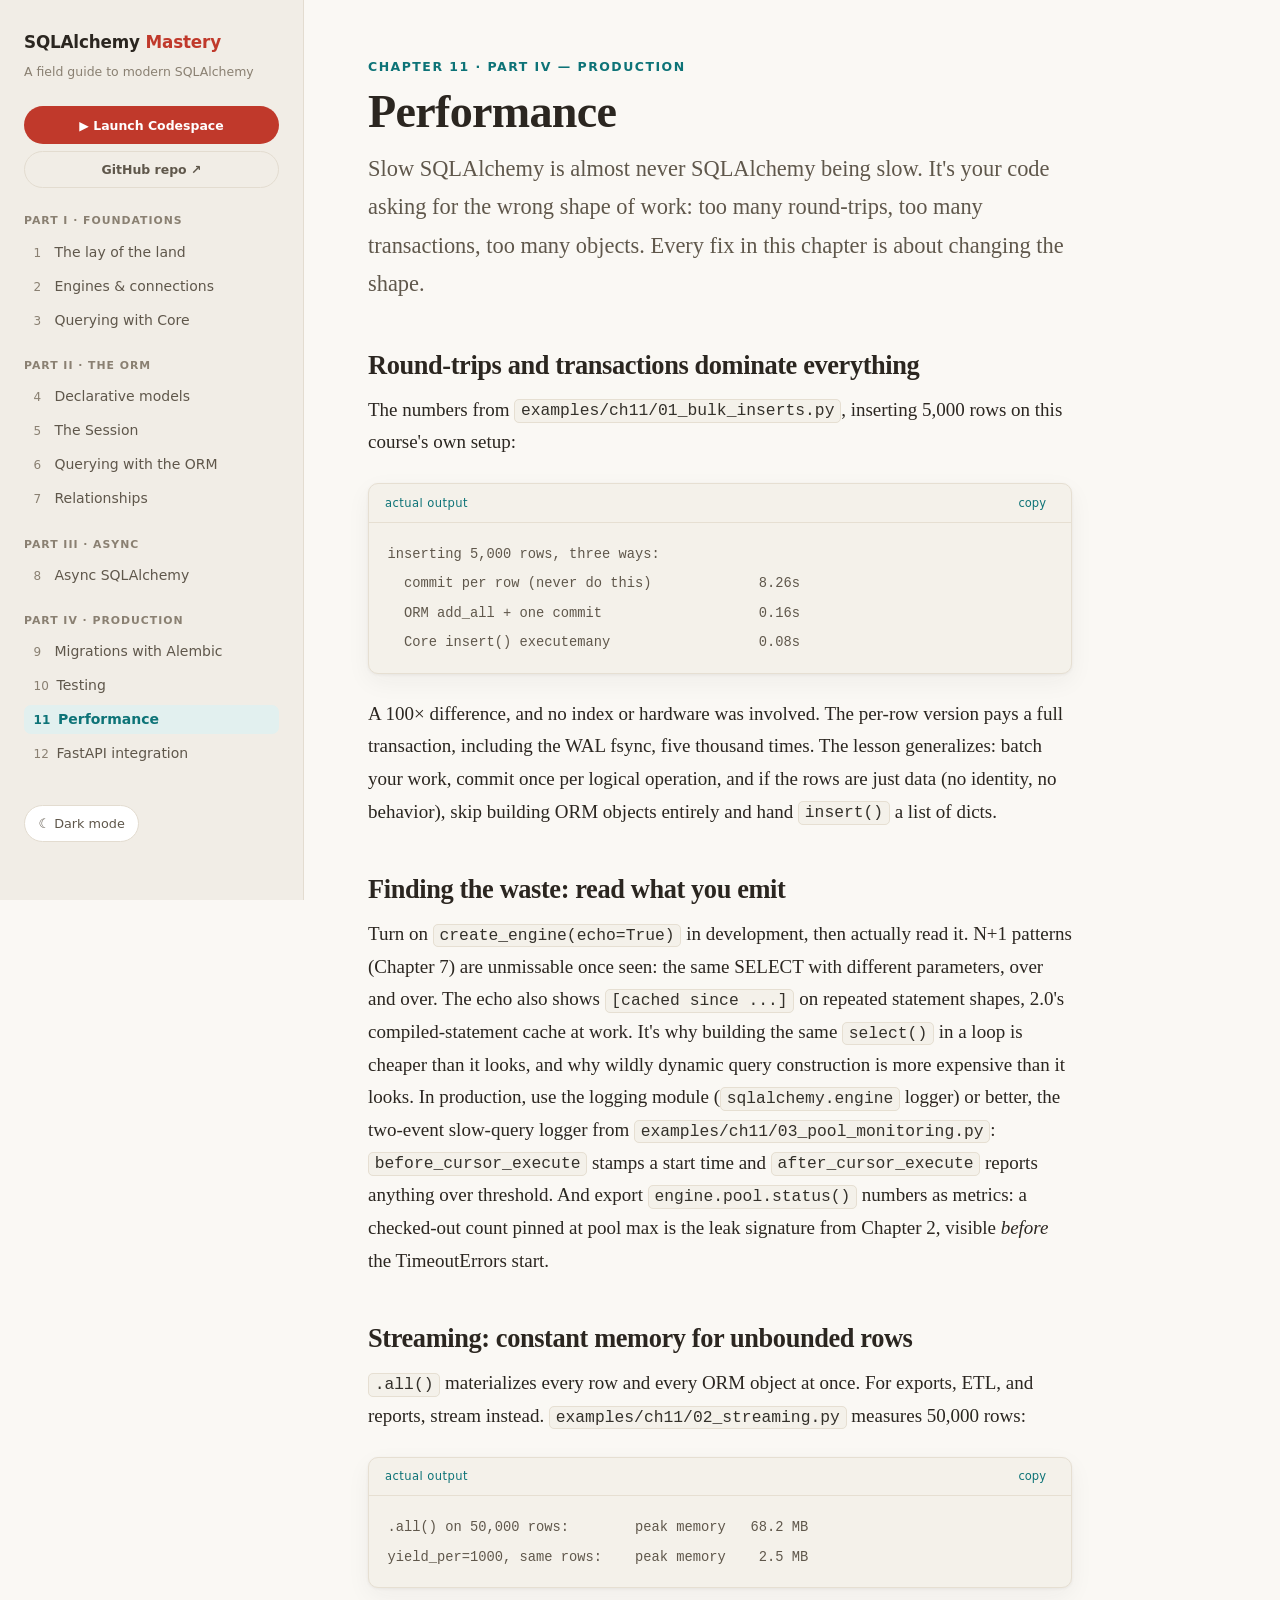
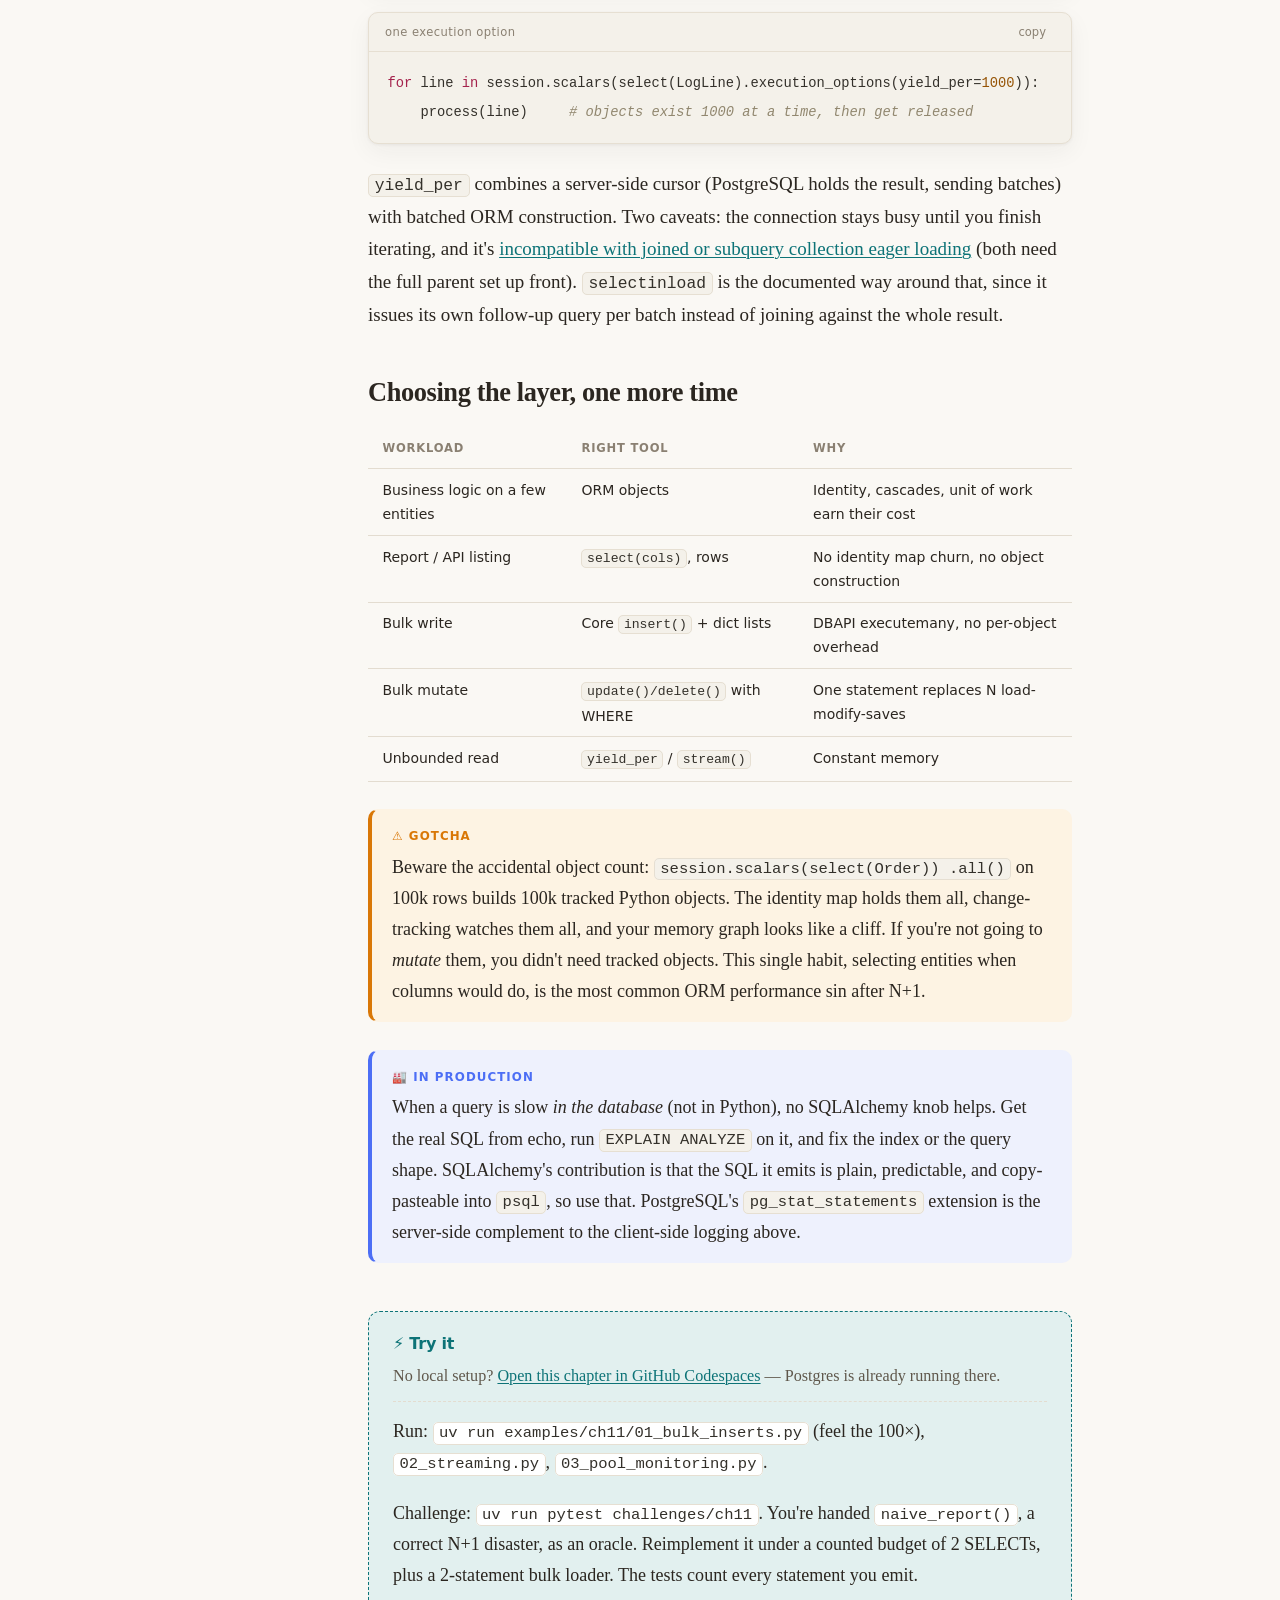
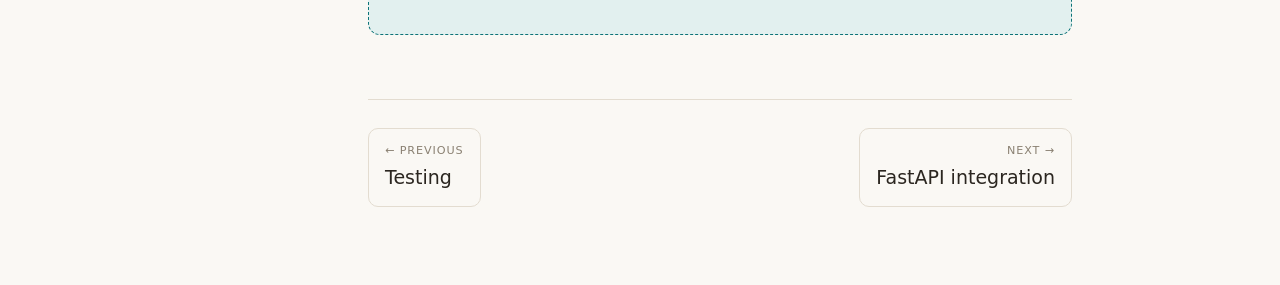
<file: book/chapters/ch11.html>
<!DOCTYPE html>
<html lang="en">
<head>
<meta charset="utf-8">
<meta name="viewport" content="width=device-width, initial-scale=1">
<title>Ch 11 · Performance — SQLAlchemy Mastery</title>
<meta name="description" content="Reading the SQL echo, bulk operations, streaming, and pool monitoring. Chapter 11 of SQLAlchemy Mastery, Part IV · Production.">
<meta name="keywords" content="SQLAlchemy, SQLAlchemy 2.0, Python ORM, SQLAlchemy tutorial, async SQLAlchemy, Alembic migrations, FastAPI, PostgreSQL, Python database">
<meta name="author" content="Adam Smith">
<meta name="robots" content="index, follow">
<link rel="canonical" href="https://adamontherun.github.io/sqlalchemy-mastery/chapters/ch11.html">

<meta property="og:type" content="article">
<meta property="og:site_name" content="SQLAlchemy Mastery">
<meta property="og:title" content="Ch 11 · Performance — SQLAlchemy Mastery">
<meta property="og:description" content="Reading the SQL echo, bulk operations, streaming, and pool monitoring. Chapter 11 of SQLAlchemy Mastery, Part IV · Production.">
<meta property="og:url" content="https://adamontherun.github.io/sqlalchemy-mastery/chapters/ch11.html">
<meta property="og:image" content="https://adamontherun.github.io/sqlalchemy-mastery/assets/screenshots/homepage.png">
<meta property="og:image:width" content="1200">
<meta property="og:image:height" content="731">

<meta name="twitter:card" content="summary_large_image">
<meta name="twitter:title" content="Ch 11 · Performance — SQLAlchemy Mastery">
<meta name="twitter:description" content="Reading the SQL echo, bulk operations, streaming, and pool monitoring. Chapter 11 of SQLAlchemy Mastery, Part IV · Production.">
<meta name="twitter:image" content="https://adamontherun.github.io/sqlalchemy-mastery/assets/screenshots/homepage.png">
<meta name="theme-color" content="#c0392b">
<script>document.documentElement.dataset.theme=localStorage.getItem("book-theme")||(matchMedia("(prefers-color-scheme: dark)").matches?"dark":"light");</script>
<link rel="stylesheet" href="../assets/style.css">
<script type="application/ld+json">
{
  "@context": "https://schema.org",
  "@type": "Chapter",
  "position": 11,
  "name": "Performance",
  "description": "Reading the SQL echo, bulk operations, streaming, and pool monitoring",
  "url": "https://adamontherun.github.io/sqlalchemy-mastery/chapters/ch11.html",
  "image": "https://adamontherun.github.io/sqlalchemy-mastery/assets/screenshots/homepage.png",
  "inLanguage": "en",
  "isPartOf": {
    "@type": "Course",
    "name": "SQLAlchemy Mastery",
    "url": "https://adamontherun.github.io/sqlalchemy-mastery/"
  },
  "previousItem": "https://adamontherun.github.io/sqlalchemy-mastery/chapters/ch10.html",
  "nextItem": "https://adamontherun.github.io/sqlalchemy-mastery/chapters/ch12.html"
}
</script>
</head>
<body>
<div class="book">

  <aside class="sidebar">
    <a class="brand" href="../index.html">SQLAlchemy <span class="accent">Mastery</span></a>
    <p class="tagline">A field guide to modern SQLAlchemy</p>
    <div class="sidebar-links">
      <a class="codespace-link" href="https://codespaces.new/adamontherun/sqlalchemy-mastery" target="_blank" rel="noopener">&#9654; Launch Codespace</a>
      <a class="repo-link" href="https://github.com/adamontherun/sqlalchemy-mastery" target="_blank" rel="noopener">GitHub repo &#8599;</a>
    </div>
    <nav aria-label="Chapters">
      <p class="part-label">Part I · Foundations</p>
      <ol>
        <li><a href="ch01.html"><span class="ch-num">1</span>The lay of the land</a></li>
        <li><a href="ch02.html"><span class="ch-num">2</span>Engines &amp; connections</a></li>
        <li><a href="ch03.html"><span class="ch-num">3</span>Querying with Core</a></li>
      </ol>
      <p class="part-label">Part II · The ORM</p>
      <ol>
        <li><a href="ch04.html"><span class="ch-num">4</span>Declarative models</a></li>
        <li><a href="ch05.html"><span class="ch-num">5</span>The Session</a></li>
        <li><a href="ch06.html"><span class="ch-num">6</span>Querying with the ORM</a></li>
        <li><a href="ch07.html"><span class="ch-num">7</span>Relationships</a></li>
      </ol>
      <p class="part-label">Part III · Async</p>
      <ol>
        <li><a href="ch08.html"><span class="ch-num">8</span>Async SQLAlchemy</a></li>
      </ol>
      <p class="part-label">Part IV · Production</p>
      <ol>
        <li><a href="ch09.html"><span class="ch-num">9</span>Migrations with Alembic</a></li>
        <li><a href="ch10.html"><span class="ch-num">10</span>Testing</a></li>
        <li><a href="ch11.html" class="current"><span class="ch-num">11</span>Performance</a></li>
        <li><a href="ch12.html"><span class="ch-num">12</span>FastAPI integration</a></li>
      </ol>
    </nav>
    <button class="theme-toggle" type="button">☾ Dark mode</button>
  </aside>

  <button class="menu-btn" type="button" aria-label="Toggle chapter list">☰ Chapters</button>

  <main>
    <article>
      <p class="kicker">Chapter 11 · Part IV — Production</p>
      <h1>Performance</h1>
      <p class="lede">
        Slow SQLAlchemy is almost never SQLAlchemy being slow. It's your code
        asking for the wrong shape of work: too many round-trips, too many
        transactions, too many objects. Every fix in this chapter is about
        changing the shape.
      </p>

      <h2>Round-trips and transactions dominate everything</h2>
      <p>
        The numbers from <code>examples/ch11/01_bulk_inserts.py</code>, inserting
        5,000 rows on this course's own setup:
      </p>
      <figure class="codeblock sql-echo">
        <figcaption class="code-label">actual output</figcaption>
        <pre><code class="language-text">inserting 5,000 rows, three ways:
  commit per row (never do this)             8.26s
  ORM add_all + one commit                   0.16s
  Core insert() executemany                  0.08s</code></pre>
      </figure>
      <p>
        A 100× difference, and no index or hardware was involved.
        The per-row version pays a full transaction, including the WAL fsync,
        five thousand times. The lesson generalizes: batch your work, commit
        once per logical operation, and if the rows are just data (no identity,
        no behavior), skip building ORM objects entirely and hand
        <code>insert()</code> a list of dicts.
      </p>

      <h2>Finding the waste: read what you emit</h2>
      <p>
        Turn on <code>create_engine(echo=True)</code> in development, then
        actually read it. N+1 patterns (Chapter 7) are unmissable once seen: the
        same SELECT with different parameters, over and over. The echo also
        shows <code>[cached since ...]</code> on repeated statement shapes,
        2.0's compiled-statement cache at work. It's why building the same
        <code>select()</code> in a loop is cheaper than it looks, and why wildly
        dynamic query construction is more expensive than it looks. In
        production, use the logging module (<code>sqlalchemy.engine</code>
        logger) or better, the two-event slow-query logger from
        <code>examples/ch11/03_pool_monitoring.py</code>:
        <code>before_cursor_execute</code> stamps a start time and
        <code>after_cursor_execute</code> reports anything over threshold. And
        export <code>engine.pool.status()</code> numbers as metrics: a
        checked-out count pinned at pool max is the leak signature from
        Chapter 2, visible <em>before</em> the TimeoutErrors start.
      </p>

      <h2>Streaming: constant memory for unbounded rows</h2>
      <p>
        <code>.all()</code> materializes every row and every ORM object at once.
        For exports, ETL, and reports, stream instead.
        <code>examples/ch11/02_streaming.py</code> measures 50,000 rows:
      </p>
      <figure class="codeblock sql-echo">
        <figcaption class="code-label">actual output</figcaption>
        <pre><code class="language-text">.all() on 50,000 rows:        peak memory   68.2 MB
yield_per=1000, same rows:    peak memory    2.5 MB</code></pre>
      </figure>
      <figure class="codeblock">
        <figcaption class="code-label">one execution option</figcaption>
        <pre><code class="language-python">for line in session.scalars(select(LogLine).execution_options(yield_per=1000)):
    process(line)     # objects exist 1000 at a time, then get released</code></pre>
      </figure>
      <p>
        <code>yield_per</code> combines a server-side cursor (PostgreSQL holds
        the result, sending batches) with batched ORM construction. Two caveats:
        the connection stays busy until you finish iterating, and it's
        <a href="https://docs.sqlalchemy.org/en/20/orm/queryguide/api.html#orm-queryguide-yield-per" target="_blank" rel="noopener">incompatible with joined or subquery collection eager loading</a>
        (both need the full parent set up front). <code>selectinload</code> is
        the documented way around that, since it issues its own follow-up
        query per batch instead of joining against the whole result.
      </p>

      <h2>Choosing the layer, one more time</h2>
      <table>
        <thead><tr><th>Workload</th><th>Right tool</th><th>Why</th></tr></thead>
        <tbody>
          <tr><td>Business logic on a few entities</td><td>ORM objects</td><td>Identity, cascades, unit of work earn their cost</td></tr>
          <tr><td>Report / API listing</td><td><code>select(cols)</code>, rows</td><td>No identity map churn, no object construction</td></tr>
          <tr><td>Bulk write</td><td>Core <code>insert()</code> + dict lists</td><td>DBAPI executemany, no per-object overhead</td></tr>
          <tr><td>Bulk mutate</td><td><code>update()/delete()</code> with WHERE</td><td>One statement replaces N load-modify-saves</td></tr>
          <tr><td>Unbounded read</td><td><code>yield_per</code> / <code>stream()</code></td><td>Constant memory</td></tr>
        </tbody>
      </table>

      <aside class="callout gotcha">
        <span class="callout-title">⚠ Gotcha</span>
        <p>
          Beware the accidental object count: <code>session.scalars(select(Order))
          .all()</code> on 100k rows builds 100k tracked Python objects. The
          identity map holds them all, change-tracking watches them all, and
          your memory graph looks like a cliff. If you're not going to
          <em>mutate</em> them, you didn't need tracked objects. This single
          habit, selecting entities when columns would do, is the most common
          ORM performance sin after N+1.
        </p>
      </aside>

      <aside class="callout production">
        <span class="callout-title">🏭 In production</span>
        <p>
          When a query is slow <em>in the database</em> (not in Python), no
          SQLAlchemy knob helps. Get the real SQL from echo, run
          <code>EXPLAIN ANALYZE</code> on it, and fix the index or the query
          shape. SQLAlchemy's contribution is that the SQL it emits is plain,
          predictable, and copy-pasteable into <code>psql</code>, so use that.
          PostgreSQL's <code>pg_stat_statements</code> extension is the
          server-side complement to the client-side logging above.
        </p>
      </aside>

      <div class="tryit">
        <h3>⚡ Try it</h3>
        <p class="tryit-env">
          No local setup? <a href="https://codespaces.new/adamontherun/sqlalchemy-mastery" target="_blank" rel="noopener">Open this chapter in GitHub Codespaces</a> — Postgres is already running there.
        </p>
        <p>
          Run: <code>uv run examples/ch11/01_bulk_inserts.py</code> (feel the
          100×), <code>02_streaming.py</code>, <code>03_pool_monitoring.py</code>.
        </p>
        <p>
          Challenge: <code>uv run pytest challenges/ch11</code>. You're handed
          <code>naive_report()</code>, a correct N+1 disaster, as an oracle.
          Reimplement it under a counted budget of 2 SELECTs, plus a
          2-statement bulk loader. The tests count every statement you emit.
        </p>
      </div>

      <nav class="chapter-nav">
        <a href="ch10.html"><span class="dir">← Previous</span>Testing</a>
        <a class="next" href="ch12.html"><span class="dir">Next →</span>FastAPI integration</a>
      </nav>
    </article>
  </main>
</div>
<script src="../assets/vendor/highlight.min.js"></script>
<script src="../assets/book.js"></script>
</body>
</html>
</file>
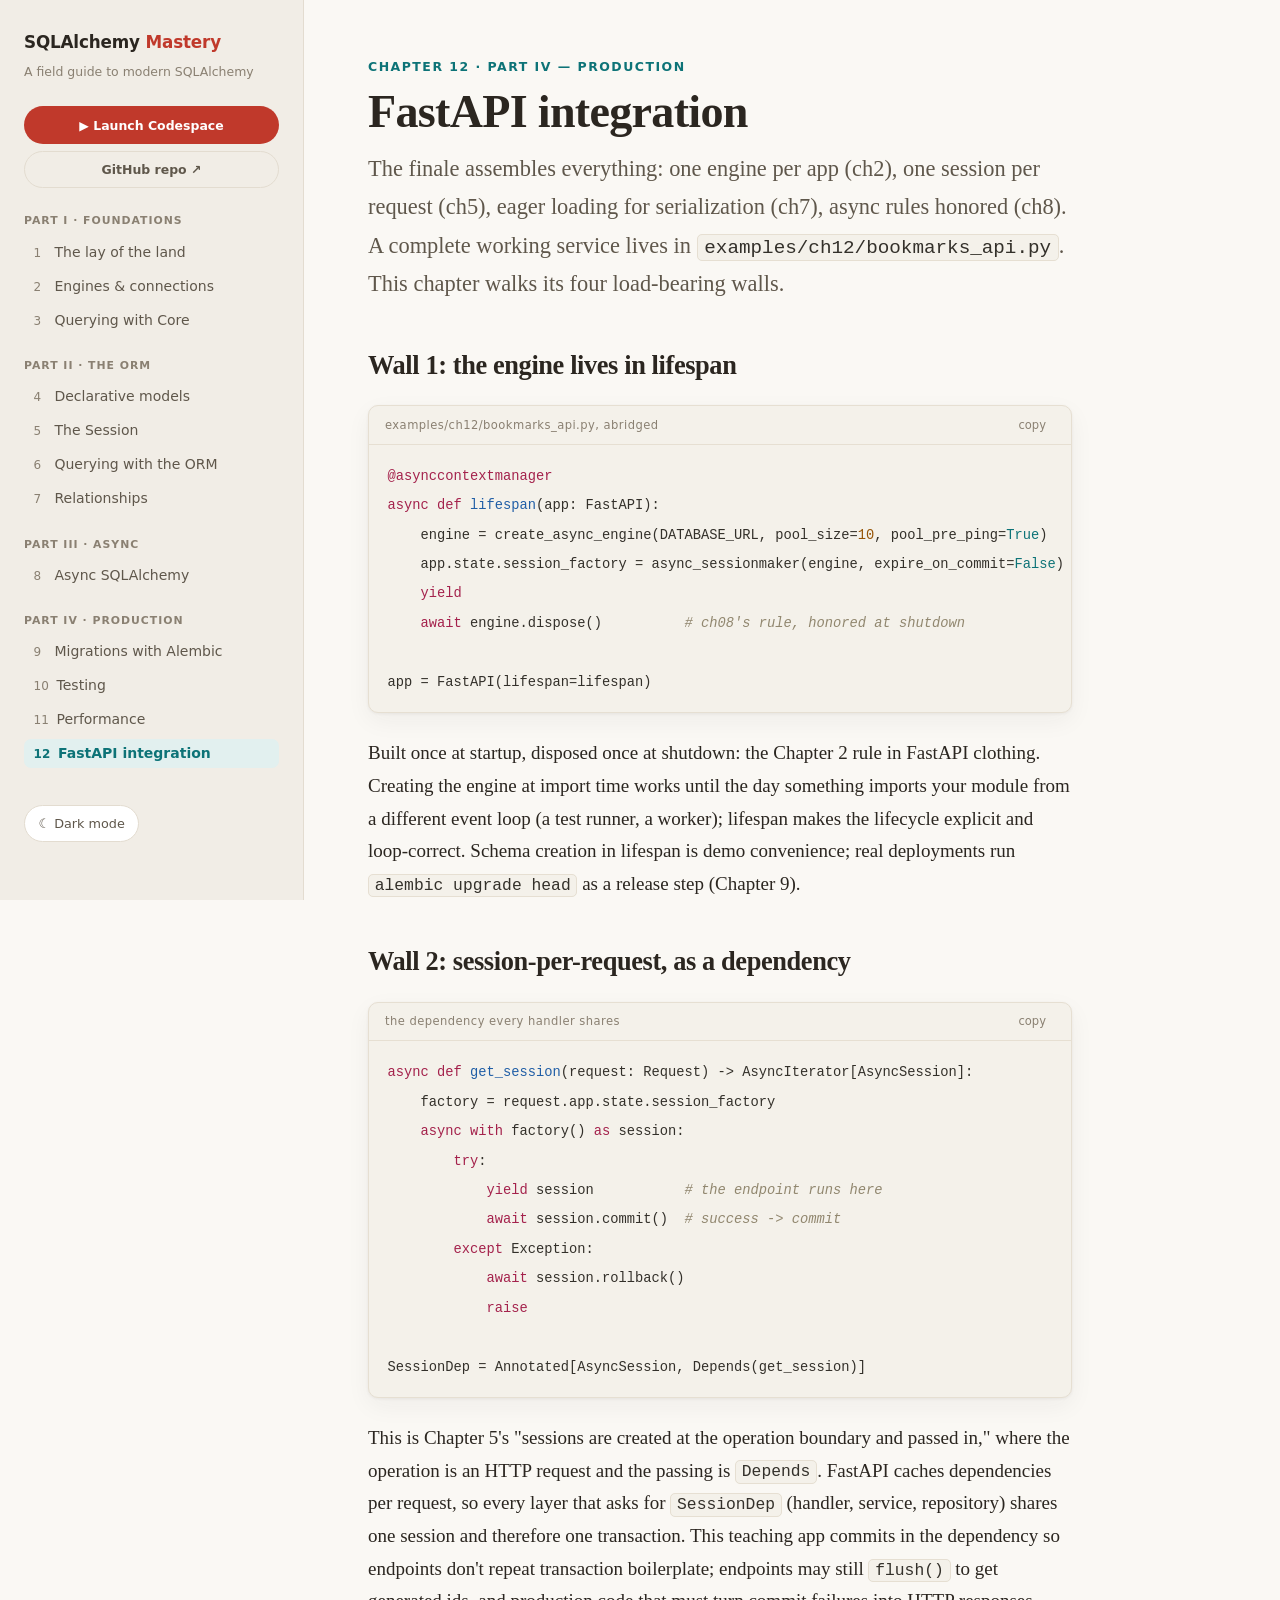
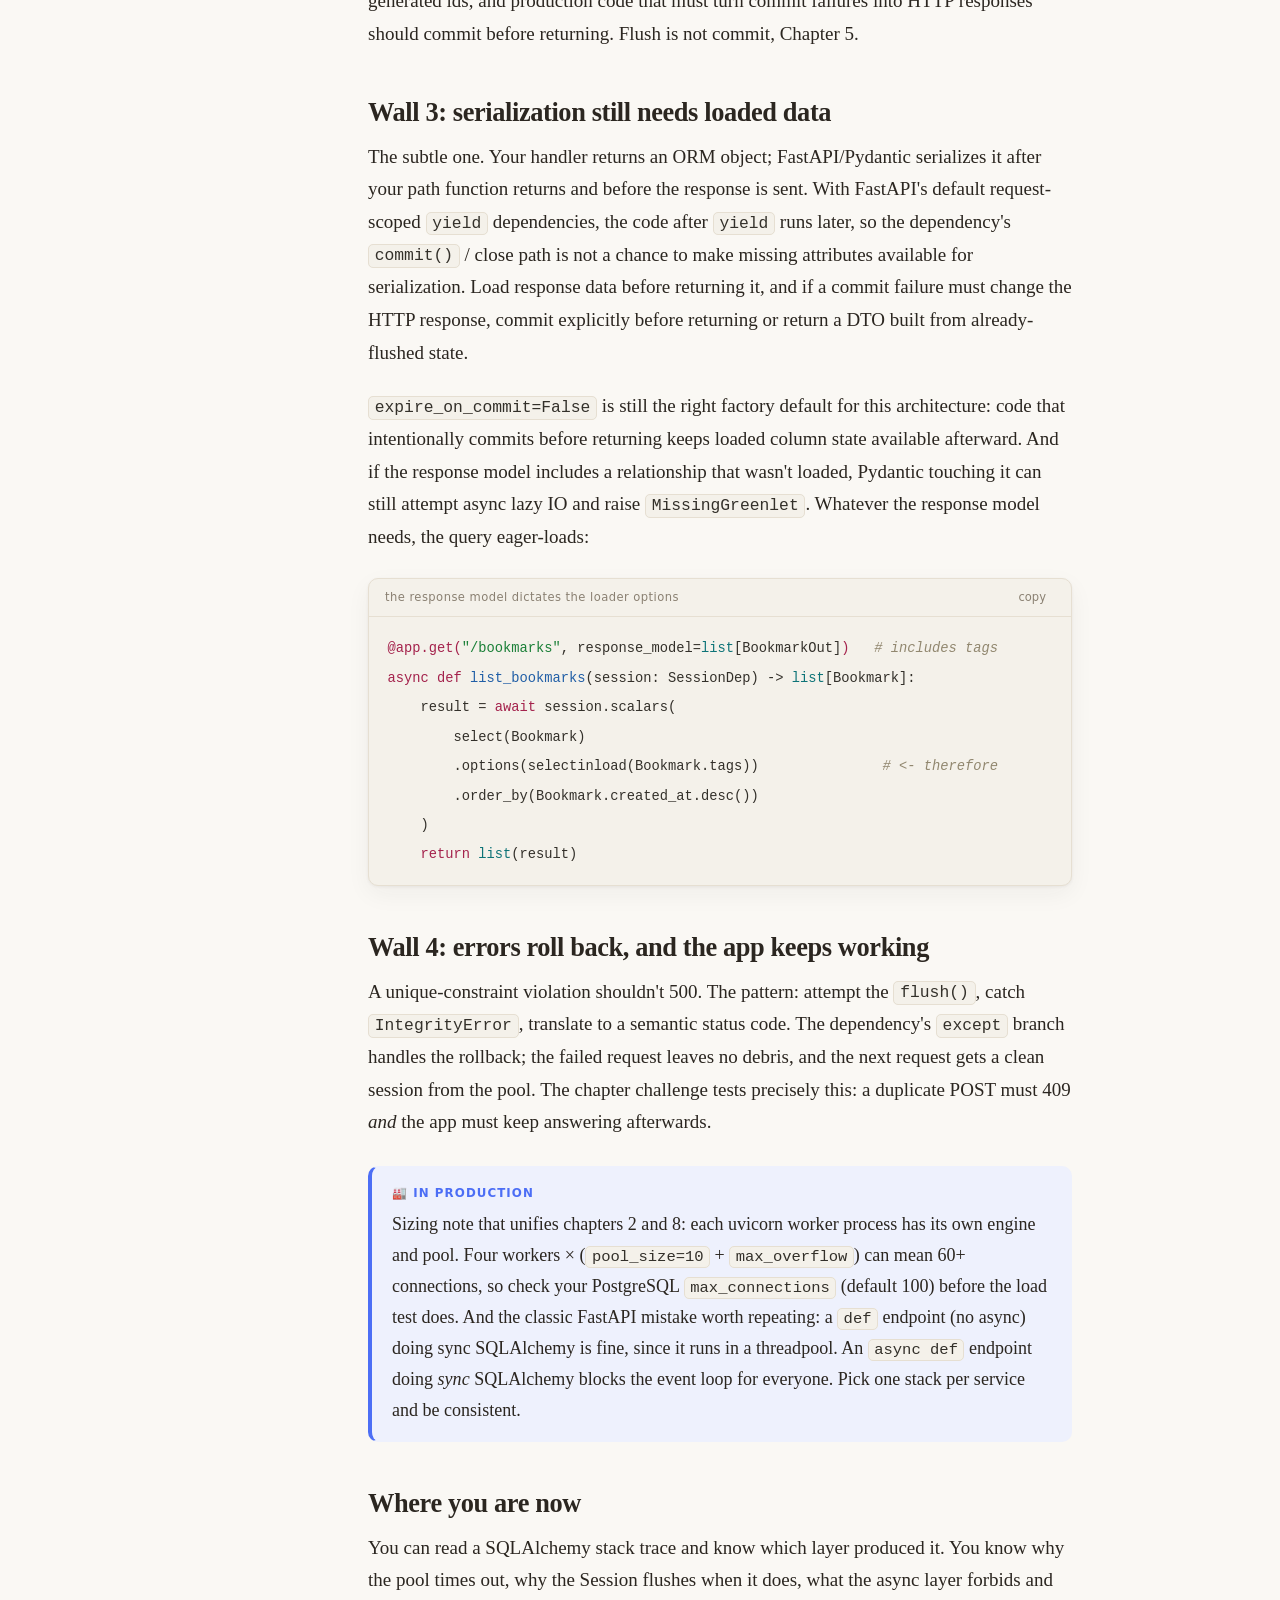
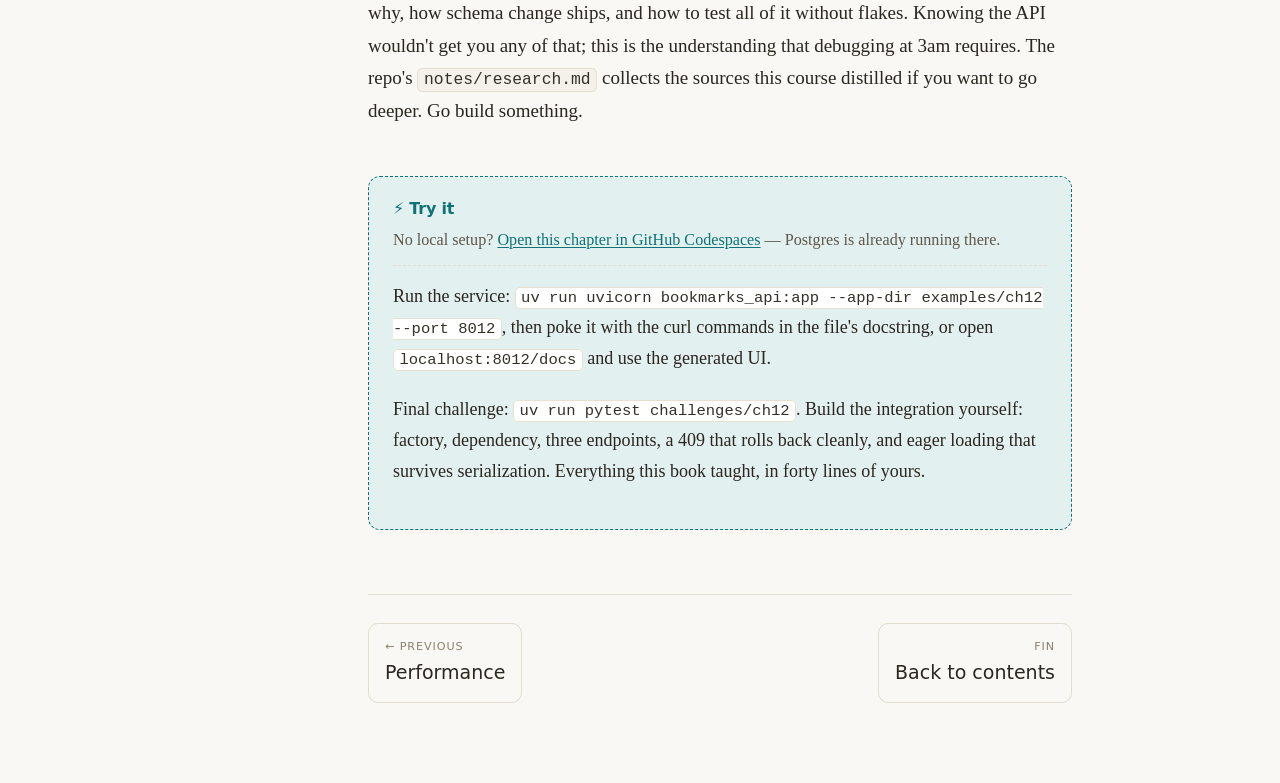
<file: book/chapters/ch12.html>
<!DOCTYPE html>
<html lang="en">
<head>
<meta charset="utf-8">
<meta name="viewport" content="width=device-width, initial-scale=1">
<title>Ch 12 · FastAPI integration — SQLAlchemy Mastery</title>
<meta name="description" content="Lifespan engines, session-per-request, and a complete async CRUD service. Chapter 12 of SQLAlchemy Mastery, Part IV · Production.">
<meta name="keywords" content="SQLAlchemy, SQLAlchemy 2.0, Python ORM, SQLAlchemy tutorial, async SQLAlchemy, Alembic migrations, FastAPI, PostgreSQL, Python database">
<meta name="author" content="Adam Smith">
<meta name="robots" content="index, follow">
<link rel="canonical" href="https://adamontherun.github.io/sqlalchemy-mastery/chapters/ch12.html">

<meta property="og:type" content="article">
<meta property="og:site_name" content="SQLAlchemy Mastery">
<meta property="og:title" content="Ch 12 · FastAPI integration — SQLAlchemy Mastery">
<meta property="og:description" content="Lifespan engines, session-per-request, and a complete async CRUD service. Chapter 12 of SQLAlchemy Mastery, Part IV · Production.">
<meta property="og:url" content="https://adamontherun.github.io/sqlalchemy-mastery/chapters/ch12.html">
<meta property="og:image" content="https://adamontherun.github.io/sqlalchemy-mastery/assets/screenshots/homepage.png">
<meta property="og:image:width" content="1200">
<meta property="og:image:height" content="731">

<meta name="twitter:card" content="summary_large_image">
<meta name="twitter:title" content="Ch 12 · FastAPI integration — SQLAlchemy Mastery">
<meta name="twitter:description" content="Lifespan engines, session-per-request, and a complete async CRUD service. Chapter 12 of SQLAlchemy Mastery, Part IV · Production.">
<meta name="twitter:image" content="https://adamontherun.github.io/sqlalchemy-mastery/assets/screenshots/homepage.png">
<meta name="theme-color" content="#c0392b">
<script>document.documentElement.dataset.theme=localStorage.getItem("book-theme")||(matchMedia("(prefers-color-scheme: dark)").matches?"dark":"light");</script>
<link rel="stylesheet" href="../assets/style.css">
<script type="application/ld+json">
{
  "@context": "https://schema.org",
  "@type": "Chapter",
  "position": 12,
  "name": "FastAPI integration",
  "description": "Lifespan engines, session-per-request, and a complete async CRUD service",
  "url": "https://adamontherun.github.io/sqlalchemy-mastery/chapters/ch12.html",
  "image": "https://adamontherun.github.io/sqlalchemy-mastery/assets/screenshots/homepage.png",
  "inLanguage": "en",
  "isPartOf": {
    "@type": "Course",
    "name": "SQLAlchemy Mastery",
    "url": "https://adamontherun.github.io/sqlalchemy-mastery/"
  },
  "previousItem": "https://adamontherun.github.io/sqlalchemy-mastery/chapters/ch11.html"
}
</script>
</head>
<body>
<div class="book">

  <aside class="sidebar">
    <a class="brand" href="../index.html">SQLAlchemy <span class="accent">Mastery</span></a>
    <p class="tagline">A field guide to modern SQLAlchemy</p>
    <div class="sidebar-links">
      <a class="codespace-link" href="https://codespaces.new/adamontherun/sqlalchemy-mastery" target="_blank" rel="noopener">&#9654; Launch Codespace</a>
      <a class="repo-link" href="https://github.com/adamontherun/sqlalchemy-mastery" target="_blank" rel="noopener">GitHub repo &#8599;</a>
    </div>
    <nav aria-label="Chapters">
      <p class="part-label">Part I · Foundations</p>
      <ol>
        <li><a href="ch01.html"><span class="ch-num">1</span>The lay of the land</a></li>
        <li><a href="ch02.html"><span class="ch-num">2</span>Engines &amp; connections</a></li>
        <li><a href="ch03.html"><span class="ch-num">3</span>Querying with Core</a></li>
      </ol>
      <p class="part-label">Part II · The ORM</p>
      <ol>
        <li><a href="ch04.html"><span class="ch-num">4</span>Declarative models</a></li>
        <li><a href="ch05.html"><span class="ch-num">5</span>The Session</a></li>
        <li><a href="ch06.html"><span class="ch-num">6</span>Querying with the ORM</a></li>
        <li><a href="ch07.html"><span class="ch-num">7</span>Relationships</a></li>
      </ol>
      <p class="part-label">Part III · Async</p>
      <ol>
        <li><a href="ch08.html"><span class="ch-num">8</span>Async SQLAlchemy</a></li>
      </ol>
      <p class="part-label">Part IV · Production</p>
      <ol>
        <li><a href="ch09.html"><span class="ch-num">9</span>Migrations with Alembic</a></li>
        <li><a href="ch10.html"><span class="ch-num">10</span>Testing</a></li>
        <li><a href="ch11.html"><span class="ch-num">11</span>Performance</a></li>
        <li><a href="ch12.html" class="current"><span class="ch-num">12</span>FastAPI integration</a></li>
      </ol>
    </nav>
    <button class="theme-toggle" type="button">☾ Dark mode</button>
  </aside>

  <button class="menu-btn" type="button" aria-label="Toggle chapter list">☰ Chapters</button>

  <main>
    <article>
      <p class="kicker">Chapter 12 · Part IV — Production</p>
      <h1>FastAPI integration</h1>
      <p class="lede">
        The finale assembles everything: one engine per app (ch2), one session per
        request (ch5), eager loading for serialization (ch7), async rules honored
        (ch8). A complete working service lives in
        <code>examples/ch12/bookmarks_api.py</code>. This chapter walks its
        four load-bearing walls.
      </p>

      <h2>Wall 1: the engine lives in lifespan</h2>
      <figure class="codeblock">
        <figcaption class="code-label">examples/ch12/bookmarks_api.py, abridged</figcaption>
        <pre><code class="language-python">@asynccontextmanager
async def lifespan(app: FastAPI):
    engine = create_async_engine(DATABASE_URL, pool_size=10, pool_pre_ping=True)
    app.state.session_factory = async_sessionmaker(engine, expire_on_commit=False)
    yield
    await engine.dispose()          # ch08's rule, honored at shutdown

app = FastAPI(lifespan=lifespan)</code></pre>
      </figure>
      <p>
        Built once at startup, disposed once at shutdown: the Chapter 2 rule in
        FastAPI clothing. Creating the engine at import time works until the day
        something imports your module from a different event loop (a test
        runner, a worker); lifespan makes the lifecycle explicit and
        loop-correct. Schema creation in lifespan is demo convenience; real
        deployments run <code>alembic upgrade head</code> as a release step
        (Chapter 9).
      </p>

      <h2>Wall 2: session-per-request, as a dependency</h2>
      <figure class="codeblock">
        <figcaption class="code-label">the dependency every handler shares</figcaption>
        <pre><code class="language-python">async def get_session(request: Request) -> AsyncIterator[AsyncSession]:
    factory = request.app.state.session_factory
    async with factory() as session:
        try:
            yield session           # the endpoint runs here
            await session.commit()  # success -> commit
        except Exception:
            await session.rollback()
            raise

SessionDep = Annotated[AsyncSession, Depends(get_session)]</code></pre>
      </figure>
      <p>
        This is Chapter 5's "sessions are created at the operation boundary and
        passed in," where the operation is an HTTP request and the passing is
        <code>Depends</code>. FastAPI caches dependencies per request, so every
        layer that asks for <code>SessionDep</code> (handler, service,
        repository) shares one session and therefore one transaction. This
        teaching app commits in the dependency so endpoints don't repeat
        transaction boilerplate; endpoints may still <code>flush()</code> to get
        generated ids, and production code that must turn commit failures into
        HTTP responses should commit before returning. Flush is not commit,
        Chapter 5.
      </p>

      <h2>Wall 3: serialization still needs loaded data</h2>
      <p>
        The subtle one. Your handler returns an ORM object; FastAPI/Pydantic
        serializes it after your path function returns and before the response is
        sent. With FastAPI's default request-scoped <code>yield</code>
        dependencies, the code after <code>yield</code> runs later, so the
        dependency's <code>commit()</code> / close path is not a chance to make
        missing attributes available for serialization. Load response data before
        returning it, and if a commit failure must change the HTTP response, commit
        explicitly before returning or return a DTO built from already-flushed
        state.
      </p>
      <p>
        <code>expire_on_commit=False</code> is still the right factory default for
        this architecture: code that intentionally commits before returning keeps
        loaded column state available afterward. And if the response model
        includes a relationship that wasn't loaded, Pydantic touching it can still
        attempt async lazy IO and raise <code>MissingGreenlet</code>. Whatever the
        response model needs, the query eager-loads:
      </p>
      <figure class="codeblock">
        <figcaption class="code-label">the response model dictates the loader options</figcaption>
        <pre><code class="language-python">@app.get("/bookmarks", response_model=list[BookmarkOut])   # includes tags
async def list_bookmarks(session: SessionDep) -> list[Bookmark]:
    result = await session.scalars(
        select(Bookmark)
        .options(selectinload(Bookmark.tags))               # <- therefore
        .order_by(Bookmark.created_at.desc())
    )
    return list(result)</code></pre>
      </figure>

      <h2>Wall 4: errors roll back, and the app keeps working</h2>
      <p>
        A unique-constraint violation shouldn't 500. The pattern: attempt the
        <code>flush()</code>, catch <code>IntegrityError</code>, translate to a
        semantic status code. The dependency's <code>except</code> branch
        handles the rollback; the failed request leaves no debris, and the next
        request gets a clean session from the pool. The chapter challenge tests
        precisely this: a duplicate POST must 409 <em>and</em> the app must
        keep answering afterwards.
      </p>

      <aside class="callout production">
        <span class="callout-title">🏭 In production</span>
        <p>
          Sizing note that unifies chapters 2 and 8: each uvicorn worker process
          has its own engine and pool. Four workers ×
          (<code>pool_size=10</code> + <code>max_overflow</code>) can mean 60+
          connections, so check your PostgreSQL <code>max_connections</code>
          (default 100) before the load test does. And the classic FastAPI
          mistake worth repeating: a <code>def</code> endpoint (no async) doing
          sync SQLAlchemy is fine, since it runs in a threadpool. An
          <code>async def</code> endpoint doing <em>sync</em> SQLAlchemy blocks
          the event loop for everyone. Pick one stack per service and be
          consistent.
        </p>
      </aside>

      <h2>Where you are now</h2>
      <p>
        You can read a SQLAlchemy stack trace and know which layer produced it.
        You know why the pool times out, why the Session flushes when it does,
        what the async layer forbids and why, how schema change ships, and how
        to test all of it without flakes. Knowing the API wouldn't get you any
        of that; this is the understanding that debugging at 3am requires. The
        repo's <code>notes/research.md</code> collects the sources this course
        distilled if you want to go deeper. Go build something.
      </p>

      <div class="tryit">
        <h3>⚡ Try it</h3>
        <p class="tryit-env">
          No local setup? <a href="https://codespaces.new/adamontherun/sqlalchemy-mastery" target="_blank" rel="noopener">Open this chapter in GitHub Codespaces</a> — Postgres is already running there.
        </p>
        <p>
          Run the service:
          <code>uv run uvicorn bookmarks_api:app --app-dir examples/ch12 --port 8012</code>,
          then poke it with the curl commands in the file's docstring, or open
          <code>localhost:8012/docs</code> and use the generated UI.
        </p>
        <p>
          Final challenge: <code>uv run pytest challenges/ch12</code>. Build the
          integration yourself: factory, dependency, three endpoints, a 409 that
          rolls back cleanly, and eager loading that survives serialization.
          Everything this book taught, in forty lines of yours.
        </p>
      </div>

      <nav class="chapter-nav">
        <a href="ch11.html"><span class="dir">← Previous</span>Performance</a>
        <a class="next" href="../index.html"><span class="dir">Fin</span>Back to contents</a>
      </nav>
    </article>
  </main>
</div>
<script src="../assets/vendor/highlight.min.js"></script>
<script src="../assets/book.js"></script>
</body>
</html>
</file>
<file: book/assets/style.css>
/* ==========================================================================
   SQLAlchemy Mastery — book design system
   Hand-crafted. No frameworks. Works offline.
   ========================================================================== */

/* ---------- design tokens ---------- */

:root {
  /* type */
  --font-body: "Charter", "Bitstream Charter", "Sitka Text", Cambria, Georgia, serif;
  --font-ui: system-ui, -apple-system, "Segoe UI", Roboto, sans-serif;
  --font-mono: ui-monospace, "SF Mono", SFMono-Regular, Menlo, Consolas, monospace;
  --size-body: clamp(1.05rem, 0.95rem + 0.4vw, 1.1875rem);
  --leading: 1.72;
  --measure: 44rem;

  /* light palette — warm paper */
  --bg: #faf8f4;
  --bg-raised: #ffffff;
  --bg-sunken: #f1ede6;
  --ink: #2b2620;
  --ink-soft: #5f574b;
  --ink-faint: #8a8072;
  --rule: #e3dcd0;
  --accent: #0d7377;          /* deep teal */
  --accent-soft: #e2f0ef;
  --brand: #c0392b;           /* sqlalchemy-ish red, used sparingly */

  /* code */
  --code-bg: #f4f1ea;
  --code-border: #e6dfd2;
  --code-ink: #33302a;
  --tok-kw: #a4224c;
  --tok-str: #1a7f37;
  --tok-num: #955304;
  --tok-com: #91876f;
  --tok-fn: #205ea6;
  --tok-cls: #7c3aed;
  --tok-lit: #0d7377;

  /* callouts */
  --gotcha-edge: #d97706;
  --gotcha-bg: #fdf3e3;
  --prod-edge: #4c6ef5;
  --prod-bg: #eef1fd;
  --hood-edge: #9d4edd;
  --hood-bg: #f5edfc;
  --next-edge: #2f9e44;
  --next-bg: #eaf7ec;

  --sidebar-w: 19rem;
  --shadow: 0 1px 3px rgb(43 38 32 / 0.06), 0 8px 24px rgb(43 38 32 / 0.05);
}

[data-theme="dark"] {
  --bg: #16181d;
  --bg-raised: #1d2026;
  --bg-sunken: #101215;
  --ink: #dcd8d0;
  --ink-soft: #a49e92;
  --ink-faint: #6f6a60;
  --rule: #2c2f36;
  --accent: #4ecdc4;
  --accent-soft: #12333a;
  --brand: #e06655;

  --code-bg: #1b1e24;
  --code-border: #2c2f36;
  --code-ink: #d5d1c9;
  --tok-kw: #ff7b9c;
  --tok-str: #7ee787;
  --tok-num: #f0b46b;
  --tok-com: #767f8c;
  --tok-fn: #79b8ff;
  --tok-cls: #c8a5ff;
  --tok-lit: #4ecdc4;

  --gotcha-edge: #e8930c;
  --gotcha-bg: #2b2113;
  --prod-edge: #748ffc;
  --prod-bg: #191e30;
  --hood-edge: #b57bee;
  --hood-bg: #241a30;
  --next-edge: #51cf66;
  --next-bg: #14251a;

  --shadow: 0 1px 3px rgb(0 0 0 / 0.4), 0 8px 24px rgb(0 0 0 / 0.3);
}

/* ---------- base ---------- */

* { box-sizing: border-box; }

html {
  scroll-behavior: smooth;
  scroll-padding-top: 2rem;
}

body {
  margin: 0;
  background: var(--bg);
  color: var(--ink);
  font-family: var(--font-body);
  font-size: var(--size-body);
  line-height: var(--leading);
  text-rendering: optimizeLegibility;
  -webkit-font-smoothing: antialiased;
}

/* ---------- layout: sidebar + content ---------- */

.book {
  display: grid;
  grid-template-columns: var(--sidebar-w) minmax(0, 1fr);
  min-height: 100vh;
}

.sidebar {
  position: sticky;
  top: 0;
  height: 100vh;
  overflow-y: auto;
  padding: 1.75rem 1.5rem 3rem;
  background: var(--bg-sunken);
  border-right: 1px solid var(--rule);
  font-family: var(--font-ui);
  font-size: 0.875rem;
  scrollbar-width: thin;
}

.sidebar .brand {
  display: block;
  font-weight: 700;
  font-size: 1.05rem;
  letter-spacing: -0.01em;
  color: var(--ink);
  text-decoration: none;
  margin-bottom: 0.25rem;
}
.sidebar .brand .accent { color: var(--brand); }
.sidebar .tagline {
  color: var(--ink-faint);
  font-size: 0.78rem;
  margin: 0 0 1.5rem;
}

.sidebar-links {
  display: flex;
  flex-direction: column;
  gap: 0.4rem;
  margin: 0 0 1.5rem;
}
.sidebar-links a {
  display: block;
  text-align: center;
  font-size: 0.78rem;
  font-weight: 600;
  text-decoration: none;
  padding: 0.45rem 0.7rem;
  border-radius: 999px;
  border: 1px solid transparent;
}
.sidebar-links .codespace-link {
  background: var(--brand);
  color: #fff;
}
.sidebar-links .codespace-link:hover { opacity: 0.88; }
.sidebar-links .repo-link {
  color: var(--ink-soft);
  border-color: var(--rule);
}
.sidebar-links .repo-link:hover { color: var(--ink); border-color: var(--ink-faint); }

.sidebar nav { margin-top: 0.5rem; }
.sidebar .part-label {
  margin: 1.4rem 0 0.4rem;
  font-size: 0.68rem;
  font-weight: 700;
  text-transform: uppercase;
  letter-spacing: 0.09em;
  color: var(--ink-faint);
}
.sidebar ol {
  list-style: none;
  margin: 0;
  padding: 0;
}
.sidebar ol a {
  display: flex;
  gap: 0.55em;
  align-items: baseline;
  padding: 0.32rem 0.6rem;
  border-radius: 7px;
  color: var(--ink-soft);
  text-decoration: none;
  line-height: 1.35;
}
.sidebar ol a:hover { background: var(--rule); color: var(--ink); }
.sidebar ol a.current {
  background: var(--accent-soft);
  color: var(--accent);
  font-weight: 600;
}
.sidebar .ch-num {
  font-variant-numeric: tabular-nums;
  font-size: 0.75rem;
  color: var(--ink-faint);
  min-width: 1.1em;
}
.sidebar ol a.current .ch-num { color: inherit; }

.theme-toggle {
  margin-top: 2rem;
  border: 1px solid var(--rule);
  background: var(--bg-raised);
  color: var(--ink-soft);
  font: inherit;
  font-size: 0.8rem;
  padding: 0.4rem 0.85rem;
  border-radius: 999px;
  cursor: pointer;
}
.theme-toggle:hover { color: var(--ink); border-color: var(--ink-faint); }

/* content column */

main {
  padding: 3.5rem clamp(1.25rem, 5vw, 5rem) 5rem;
}
main > * , main article > * {
  max-width: var(--measure);
}

/* ---------- typography ---------- */

h1, h2, h3, h4 {
  font-family: var(--font-body);
  font-weight: 700;
  letter-spacing: -0.015em;
  line-height: 1.22;
  color: var(--ink);
}
h1 { font-size: clamp(2rem, 1.6rem + 1.6vw, 2.9rem); margin: 0.4rem 0 0.6rem; }
h2 { font-size: 1.65rem; margin: 2.8rem 0 0.8rem; }
h3 { font-size: 1.25rem; margin: 2.2rem 0 0.6rem; }

.kicker {
  font-family: var(--font-ui);
  font-size: 0.78rem;
  font-weight: 700;
  text-transform: uppercase;
  letter-spacing: 0.12em;
  color: var(--accent);
  margin: 0;
}
.lede {
  font-size: 1.18em;
  color: var(--ink-soft);
  margin-top: 0;
}

p { margin: 0 0 1.1em; }
a { color: var(--accent); text-decoration-thickness: 1px; text-underline-offset: 2px; }
a:hover { text-decoration-thickness: 2px; }
strong { font-weight: 700; }
hr { border: 0; border-top: 1px solid var(--rule); margin: 3rem 0; }

ul, ol { padding-left: 1.4em; margin: 0 0 1.1em; }
li { margin-bottom: 0.35em; }
li::marker { color: var(--ink-faint); }

blockquote {
  margin: 1.4rem 0;
  padding: 0.2rem 1.2rem;
  border-left: 3px solid var(--rule);
  color: var(--ink-soft);
  font-style: italic;
}

table {
  border-collapse: collapse;
  font-family: var(--font-ui);
  font-size: 0.875rem;
  margin: 1.4rem 0;
  width: 100%;
}
th, td {
  text-align: left;
  padding: 0.55rem 0.9rem;
  border-bottom: 1px solid var(--rule);
  vertical-align: top;
}
th {
  font-size: 0.72rem;
  text-transform: uppercase;
  letter-spacing: 0.07em;
  color: var(--ink-faint);
}
td code { font-size: 0.82rem; }

kbd {
  font-family: var(--font-mono);
  font-size: 0.8em;
  background: var(--bg-sunken);
  border: 1px solid var(--rule);
  border-bottom-width: 2px;
  border-radius: 5px;
  padding: 0.1em 0.45em;
}

/* ---------- code ---------- */

code {
  font-family: var(--font-mono);
  font-size: 0.86em;
  background: var(--code-bg);
  border: 1px solid var(--code-border);
  border-radius: 5px;
  padding: 0.08em 0.35em;
  color: var(--code-ink);
}

.codeblock {
  margin: 1.5rem 0;
  border: 1px solid var(--code-border);
  border-radius: 10px;
  background: var(--code-bg);
  box-shadow: var(--shadow);
  overflow: hidden;
}
.codeblock .code-label {
  display: flex;
  justify-content: space-between;
  align-items: center;
  font-family: var(--font-ui);
  font-size: 0.72rem;
  letter-spacing: 0.04em;
  color: var(--ink-faint);
  padding: 0.45rem 1rem 0.35rem;
  border-bottom: 1px solid var(--code-border);
}
.codeblock pre {
  margin: 0;
  padding: 1rem 1.15rem;
  overflow-x: auto;
  line-height: 1.55;
}
.codeblock pre code {
  background: none;
  border: 0;
  padding: 0;
  font-size: 0.86rem;
  color: var(--code-ink);
}
.copy-btn {
  font: inherit;
  color: inherit;
  background: none;
  border: 1px solid transparent;
  border-radius: 6px;
  padding: 0.1rem 0.5rem;
  cursor: pointer;
}
.copy-btn:hover { border-color: var(--rule); color: var(--ink); }

/* "what the database sees" — emitted SQL panels */
.sql-echo .code-label { color: var(--tok-lit); }
.sql-echo pre code { color: var(--ink-soft); }

/* custom highlight.js theme via tokens */
.hljs-keyword, .hljs-selector-tag, .hljs-meta { color: var(--tok-kw); }
.hljs-string, .hljs-attr { color: var(--tok-str); }
.hljs-number { color: var(--tok-num); }
.hljs-comment, .hljs-quote { color: var(--tok-com); font-style: italic; }
.hljs-title, .hljs-title.function_ { color: var(--tok-fn); }
.hljs-title.class_, .hljs-type { color: var(--tok-cls); }
.hljs-built_in, .hljs-literal { color: var(--tok-lit); }
.hljs-params { color: var(--code-ink); }

/* ---------- callouts ---------- */

.callout {
  margin: 1.7rem 0;
  padding: 1rem 1.25rem 0.9rem;
  border-radius: 10px;
  border: 1px solid transparent;
  border-left-width: 4px;
  font-size: 0.95em;
}
.callout .callout-title {
  display: block;
  font-family: var(--font-ui);
  font-size: 0.74rem;
  font-weight: 700;
  text-transform: uppercase;
  letter-spacing: 0.09em;
  margin-bottom: 0.35rem;
}
.callout p:last-child { margin-bottom: 0; }
.callout .codeblock { box-shadow: none; margin: 0.9rem 0; }

.callout.gotcha { background: var(--gotcha-bg); border-left-color: var(--gotcha-edge); }
.callout.gotcha .callout-title { color: var(--gotcha-edge); }
.callout.production { background: var(--prod-bg); border-left-color: var(--prod-edge); }
.callout.production .callout-title { color: var(--prod-edge); }
.callout.underhood { background: var(--hood-bg); border-left-color: var(--hood-edge); }
.callout.underhood .callout-title { color: var(--hood-edge); }
.callout.watch21 { background: var(--next-bg); border-left-color: var(--next-edge); }
.callout.watch21 .callout-title { color: var(--next-edge); }

/* ---------- try-it box ---------- */

.tryit {
  margin: 3rem 0 1rem;
  padding: 1.4rem 1.5rem;
  border: 1.5px dashed var(--accent);
  border-radius: 12px;
  background: var(--accent-soft);
}
.tryit h3 {
  margin: 0 0 0.5rem;
  font-family: var(--font-ui);
  font-size: 1rem;
  color: var(--accent);
}
.tryit p { font-size: 0.95em; }
.tryit code { background: var(--bg-raised); }
.tryit-env {
  margin: 0 0 0.9rem !important;
  padding-bottom: 0.7rem;
  border-bottom: 1px dashed var(--rule);
  color: var(--ink-soft);
  font-size: 0.85em !important;
}

/* ---------- chapter navigation ---------- */

.chapter-nav {
  display: flex;
  justify-content: space-between;
  gap: 1rem;
  margin-top: 4rem;
  padding-top: 1.75rem;
  border-top: 1px solid var(--rule);
  font-family: var(--font-ui);
  max-width: var(--measure);
}
.chapter-nav a {
  display: block;
  text-decoration: none;
  color: var(--ink);
  padding: 0.8rem 1rem;
  border: 1px solid var(--rule);
  border-radius: 10px;
  max-width: 48%;
}
.chapter-nav a:hover { border-color: var(--accent); }
.chapter-nav .dir {
  display: block;
  font-size: 0.7rem;
  text-transform: uppercase;
  letter-spacing: 0.08em;
  color: var(--ink-faint);
}
.chapter-nav .next { margin-left: auto; text-align: right; }

/* ---------- cover / index page ---------- */

.cover { padding-top: 2rem; }
.cover h1 {
  font-size: clamp(2.6rem, 2rem + 2.5vw, 4rem);
  line-height: 1.08;
}
.cover .lede { max-width: 38rem; }
.toc-parts { margin-top: 3rem; display: grid; gap: 2rem; }
.toc-part h2 {
  font-family: var(--font-ui);
  font-size: 0.8rem;
  text-transform: uppercase;
  letter-spacing: 0.1em;
  color: var(--accent);
  margin: 0 0 0.6rem;
  border-bottom: 1px solid var(--rule);
  padding-bottom: 0.5rem;
}
.toc-part ol { list-style: none; padding: 0; margin: 0; }
.toc-part li { margin: 0; }
.toc-part a {
  display: flex;
  align-items: baseline;
  gap: 1rem;
  padding: 0.7rem 0.75rem;
  border-radius: 10px;
  text-decoration: none;
  color: var(--ink);
}
.toc-part a:hover { background: var(--bg-sunken); }
.toc-part .ch-num {
  font-family: var(--font-ui);
  font-variant-numeric: tabular-nums;
  font-weight: 700;
  color: var(--brand);
  min-width: 1.6rem;
}
.toc-part .ch-title { font-weight: 600; }
.toc-part .ch-desc {
  font-family: var(--font-ui);
  font-size: 0.85rem;
  color: var(--ink-faint);
  display: block;
}

/* ---------- responsive tables & code (all widths) ---------- */

/* Inline code can contain long unbroken tokens (URLs, signatures); let it
   break rather than force the whole line (and grid track) wider. Code
   blocks keep their own horizontal scroll instead (see .codeblock pre). */
:not(pre) > code {
  overflow-wrap: anywhere;
}

/* A <table> with display:block scrolls as a unit while its <tr>/<td>
   children still get an anonymous table box for column alignment. */
table {
  display: block;
  max-width: 100%;
  overflow-x: auto;
  -webkit-overflow-scrolling: touch;
}
/* ...but keep parameter-name code unbroken inside cells: letting a table
   column wrap mid-word (pool_siz / e) looks broken. Better to let the
   table itself scroll (above) than mangle a short identifier. */
td code, th code {
  overflow-wrap: normal;
  white-space: nowrap;
}

/* ---------- mobile ---------- */

.menu-btn { display: none; }

@media (max-width: 900px) {
  /* Bare 1fr has an implicit min-width:auto, so a wide <pre> or <table>
     forces this track (and the whole page) wider than the viewport.
     minmax(0, 1fr) lets the track shrink to the viewport; overflowing
     content then scrolls inside its own box instead of the whole page. */
  .book { grid-template-columns: minmax(0, 1fr); }
  .sidebar {
    position: fixed;
    top: 0;
    bottom: 0;
    left: 0;
    /* width, not a right-edge percentage: translateX(-100%) is relative to
       this element's own box, so the drawer's math never depends on the
       viewport's containing-block width being computed consistently. */
    width: min(85vw, 320px);
    z-index: 50;
    padding-top: 4.25rem;   /* clear the floating Chapters button */
    transform: translateX(-100%);
    transition: transform 0.25s ease;
    box-shadow: var(--shadow);
  }
  .sidebar.open { transform: none; }
  .sidebar ol a { padding: 0.55rem 0.6rem; }   /* bigger tap targets */
  .menu-btn {
    display: inline-flex;
    position: fixed;
    top: 0.9rem;
    left: 0.9rem;
    z-index: 60;
    background: var(--bg-raised);
    border: 1px solid var(--rule);
    border-radius: 9px;
    padding: 0.55rem 0.8rem;
    font-family: var(--font-ui);
    font-size: 0.85rem;
    color: var(--ink);
    cursor: pointer;
    box-shadow: var(--shadow);
  }
  main { padding-top: 4.5rem; }

  .chapter-nav a { max-width: calc(50% - 0.5rem); }
  .chapter-nav .next { margin-left: 0; }

  .cover .toc-part a { padding: 0.85rem 0.6rem; }
}

@media (max-width: 480px) {
  .chapter-nav { flex-wrap: wrap; }
  .chapter-nav a, .chapter-nav .next { max-width: 100%; margin-left: 0; }
}

@media (prefers-reduced-motion: reduce) {
  html { scroll-behavior: auto; }
  .sidebar { transition: none; }
}
</file>
